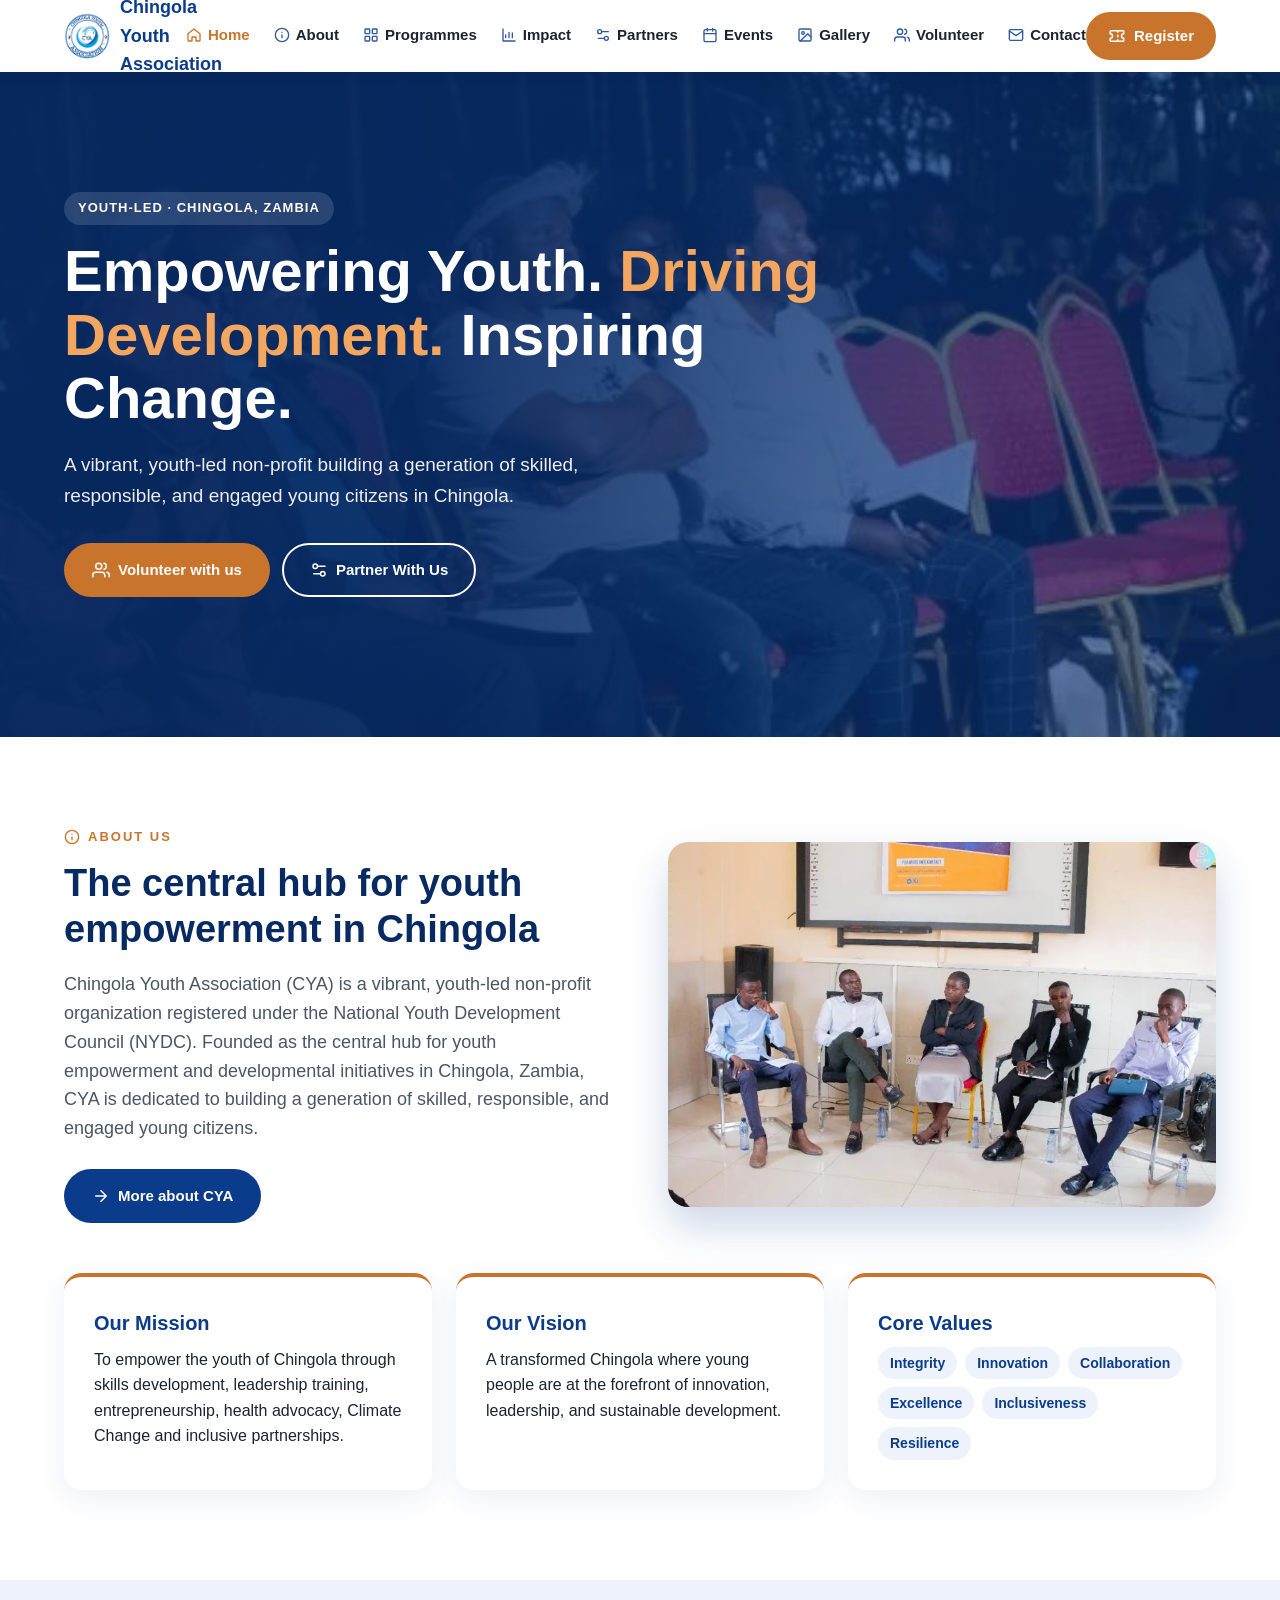
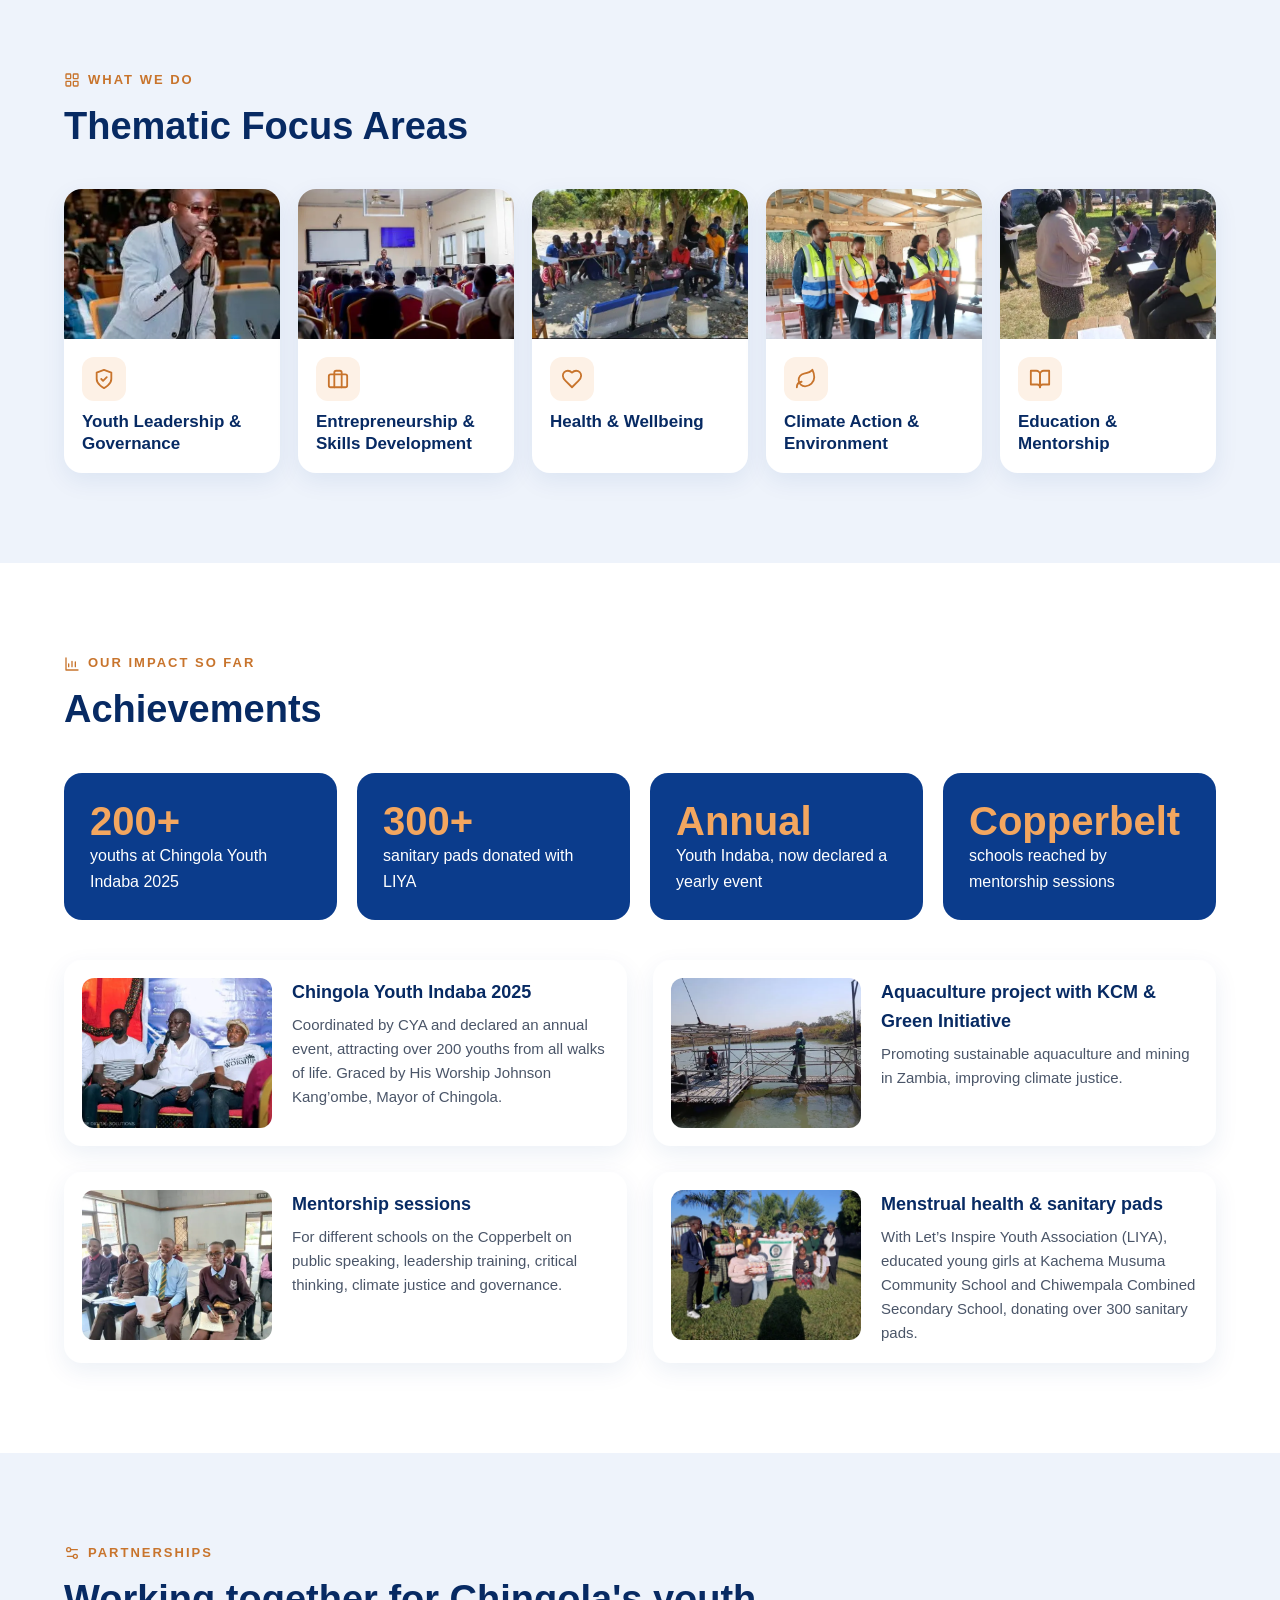
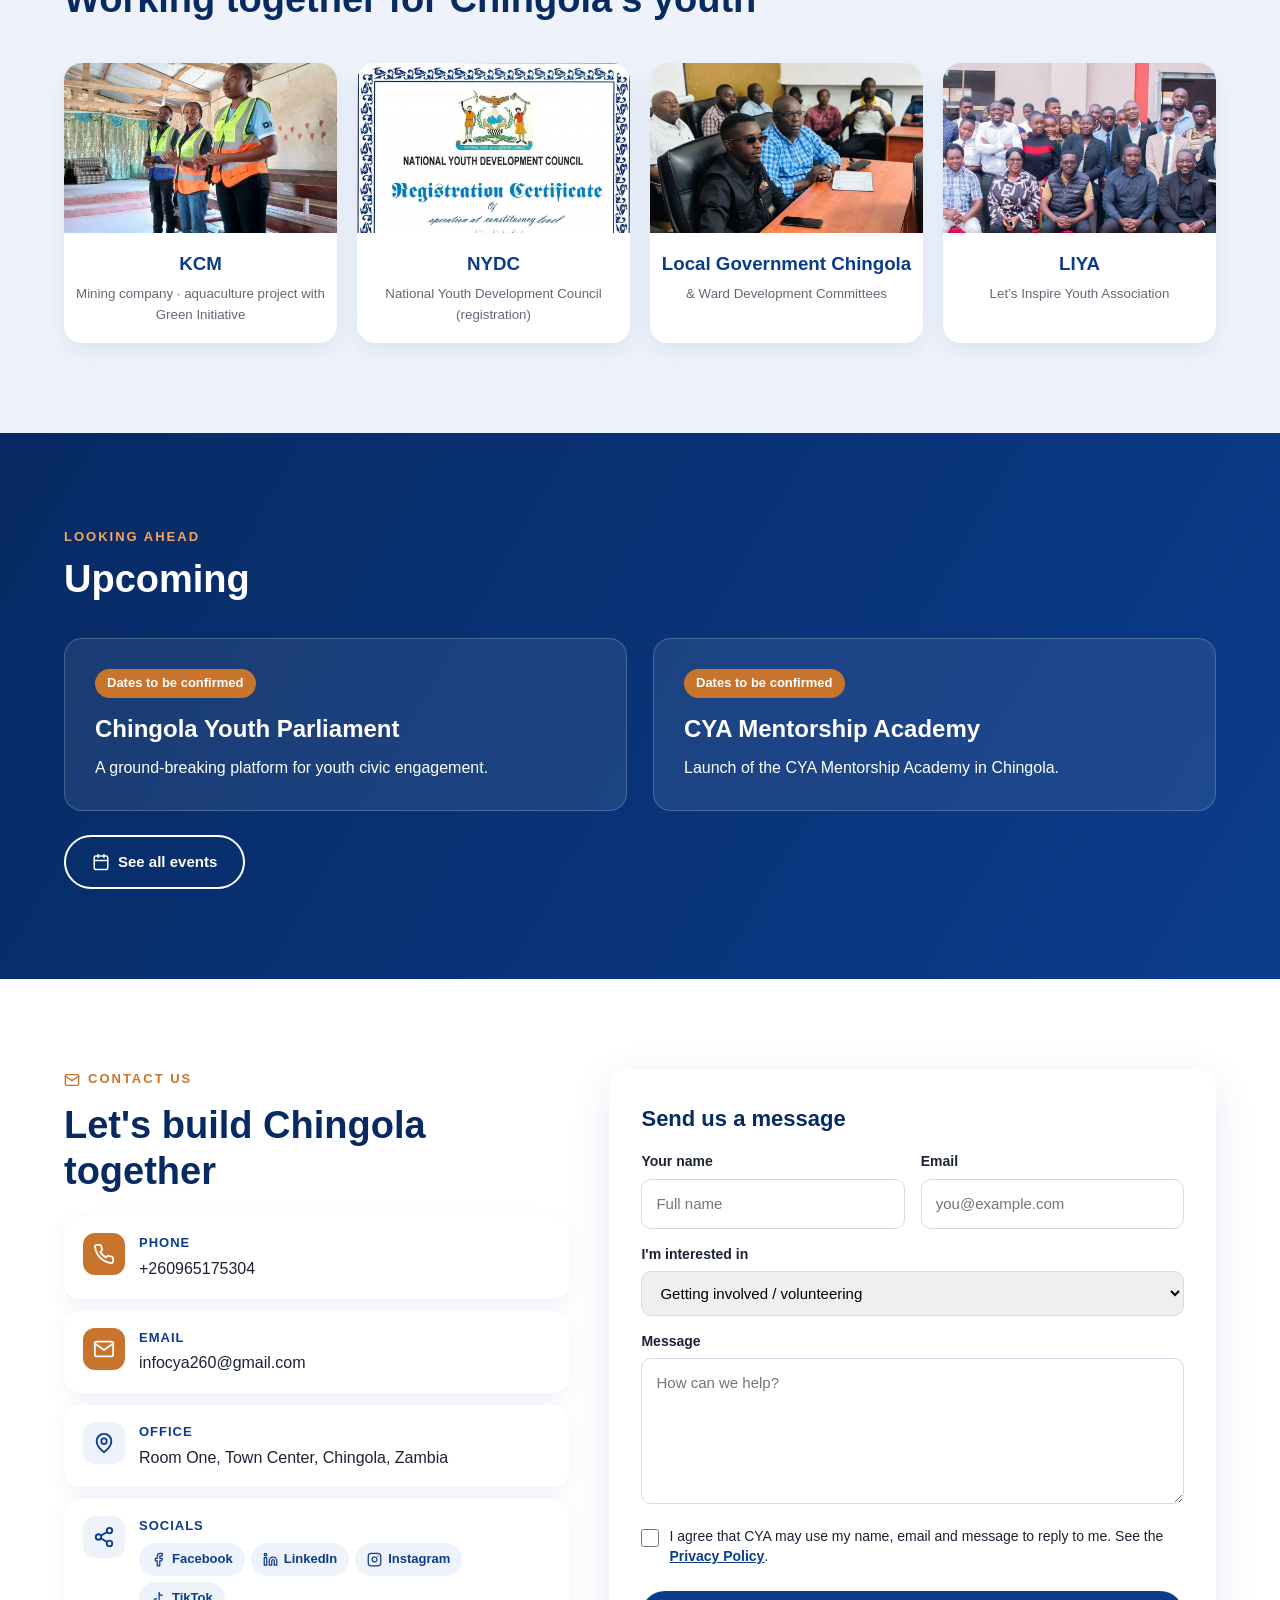
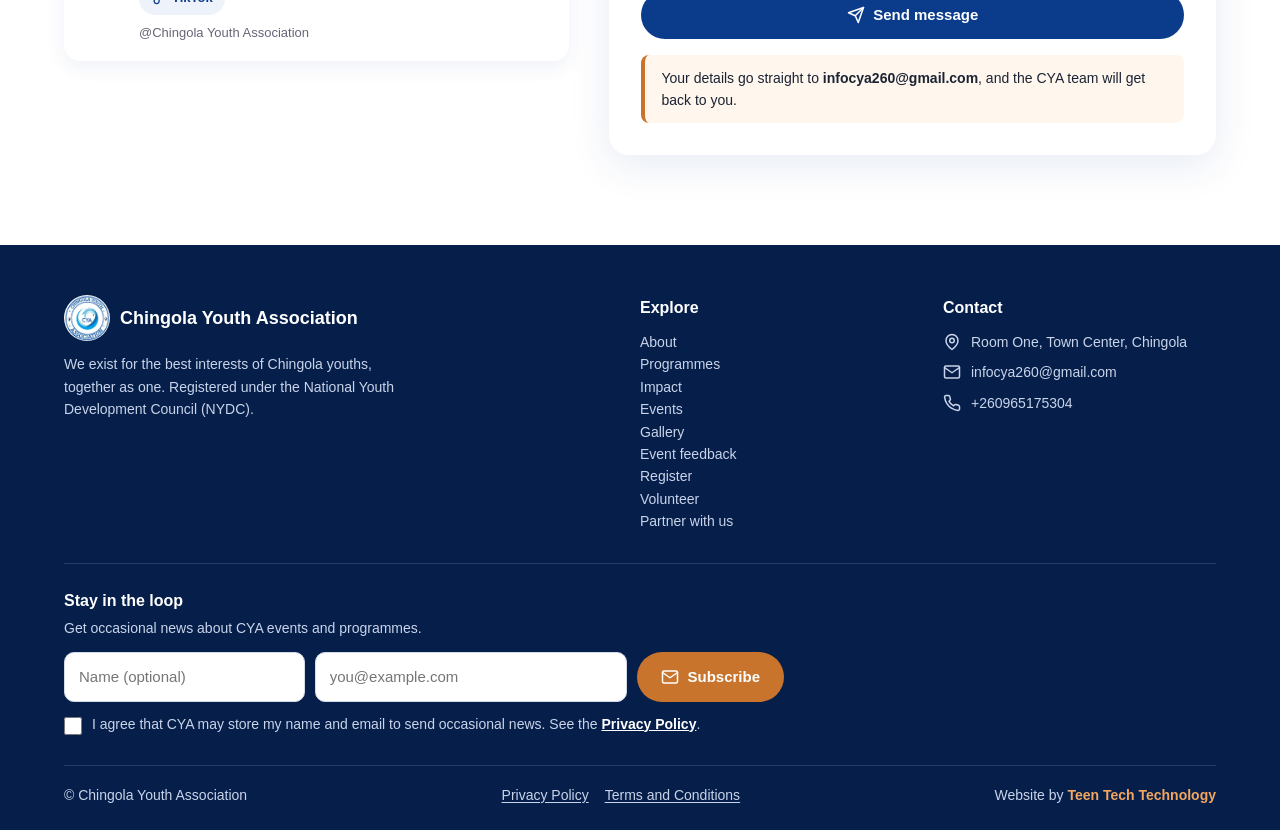
<file: index.html>
<!doctype html>
<html lang="en">
  <head>
    <meta charset="utf-8">
    <meta name="viewport" content="width=device-width,initial-scale=1">
    <title>Chingola Youth Association (CYA)</title>
    <meta name="description" content="Chingola Youth Association (CYA) is a youth-led non-profit in Chingola, Zambia, registered under NYDC. Empowering youth, driving development, inspiring change.">
    <meta name="theme-color" content="#0b3c8c">
    <link rel="icon" href="favicon.ico" sizes="any">
    <link rel="icon" type="image/png" href="img/favicon.png">
    <link rel="apple-touch-icon" href="img/apple-touch-icon.png">
    <meta property="og:type" content="website">
    <meta property="og:title" content="Chingola Youth Association (CYA)">
    <meta property="og:description" content="Chingola Youth Association (CYA) is a youth-led non-profit in Chingola, Zambia, registered under NYDC. Empowering youth, driving development, inspiring change.">
    <meta property="og:url" content="https://teentech-technology.github.io/cya-website/">
    <meta property="og:image" content="https://teentech-technology.github.io/cya-website/img/og.jpg">
    <meta name="twitter:card" content="summary_large_image">
    <link rel="canonical" href="https://teentech-technology.github.io/cya-website/">
    <link rel="stylesheet" href="style.css">
  </head>
  <body>
<svg width="0" height="0" class="sprite" style="position:absolute" aria-hidden="true"><symbol id="i-arrow" viewBox="0 0 24 24"><path d="M5 12h14M12 5l7 7-7 7"/></symbol><symbol id="i-book" viewBox="0 0 24 24"><path d="M2 3h6a4 4 0 0 1 4 4v14a3 3 0 0 0-3-3H2Z"/><path d="M22 3h-6a4 4 0 0 0-4 4v14a3 3 0 0 1 3-3h7Z"/></symbol><symbol id="i-brief" viewBox="0 0 24 24"><rect x="2" y="7" width="20" height="14" rx="2"/><path d="M16 21V5a2 2 0 0 0-2-2h-4a2 2 0 0 0-2 2v16"/></symbol><symbol id="i-cal" viewBox="0 0 24 24"><rect x="3" y="4" width="18" height="18" rx="2"/><path d="M16 2v4M8 2v4M3 10h18"/></symbol><symbol id="i-chart" viewBox="0 0 24 24"><path d="M3 3v18h18M7 16v-4M12 16V8M17 16v-7"/></symbol><symbol id="i-grid" viewBox="0 0 24 24"><rect x="3" y="3" width="7" height="7" rx="1"/><rect x="14" y="3" width="7" height="7" rx="1"/><rect x="3" y="14" width="7" height="7" rx="1"/><rect x="14" y="14" width="7" height="7" rx="1"/></symbol><symbol id="i-hand" viewBox="0 0 24 24"><path d="M20 7h-9M14 17H5"/><circle cx="17" cy="17" r="3"/><circle cx="7" cy="7" r="3"/></symbol><symbol id="i-heart" viewBox="0 0 24 24"><path d="M19 14c1.5-1.5 3-3.2 3-5.5A5.5 5.5 0 0 0 16.5 3c-1.8 0-3 .5-4.5 2-1.5-1.5-2.7-2-4.5-2A5.5 5.5 0 0 0 2 8.5c0 2.3 1.5 4 3 5.5l7 7Z"/></symbol><symbol id="i-home" viewBox="0 0 24 24"><path d="m3 10 9-7 9 7v10a1 1 0 0 1-1 1h-5v-6H9v6H4a1 1 0 0 1-1-1Z"/></symbol><symbol id="i-img" viewBox="0 0 24 24"><rect x="3" y="3" width="18" height="18" rx="2"/><circle cx="9" cy="9" r="2"/><path d="m21 15-5-5L5 21"/></symbol><symbol id="i-info" viewBox="0 0 24 24"><circle cx="12" cy="12" r="10"/><path d="M12 16v-4M12 8h.01"/></symbol><symbol id="i-leaf" viewBox="0 0 24 24"><path d="M11 20A7 7 0 0 1 9.8 6.1C15.5 5 17 4.5 19 2c1 2 2 4.2 2 8 0 5.5-4.8 10-10 10Z"/><path d="M2 21c0-3 1.9-5.4 5.2-6"/></symbol><symbol id="i-mail" viewBox="0 0 24 24"><rect x="2" y="4" width="20" height="16" rx="2"/><path d="m22 6-10 7L2 6"/></symbol><symbol id="i-menu" viewBox="0 0 24 24"><path d="M4 6h16M4 12h16M4 18h16"/></symbol><symbol id="i-send" viewBox="0 0 24 24"><path d="m22 2-7 20-4-9-9-4Z"/><path d="M22 2 11 13"/></symbol><symbol id="i-shield" viewBox="0 0 24 24"><path d="M12 22s8-4 8-10V5l-8-3-8 3v7c0 6 8 10 8 10Z"/><path d="m9 12 2 2 4-4"/></symbol><symbol id="i-ticket" viewBox="0 0 24 24"><path d="M3 9V6a1 1 0 0 1 1-1h16a1 1 0 0 1 1 1v3a3 3 0 0 0 0 6v3a1 1 0 0 1-1 1H4a1 1 0 0 1-1-1v-3a3 3 0 0 0 0-6Z"/><path d="M13 5v2M13 11v2M13 17v2"/></symbol><symbol id="i-users" viewBox="0 0 24 24"><path d="M17 21v-2a4 4 0 0 0-4-4H5a4 4 0 0 0-4 4v2"/><circle cx="9" cy="7" r="4"/><path d="M23 21v-2a4 4 0 0 0-3-3.9M16 3.1a4 4 0 0 1 0 7.8"/></symbol></svg>

    <!-- Navigation (top menu bar) -->
    <nav>
      <div class="w">
        <a class="brand" href="index.html"><img src="img/logo.webp" alt="CYA logo">Chingola Youth Association</a>
        <ul>
          <li><a href="index.html" class="on"><svg class="ic" aria-hidden="true" focusable="false"><use href="#i-home"/></svg><span>Home</span></a></li>
          <li><a href="about.html" class=""><svg class="ic" aria-hidden="true" focusable="false"><use href="#i-info"/></svg><span>About</span></a></li>
          <li><a href="programmes.html" class=""><svg class="ic" aria-hidden="true" focusable="false"><use href="#i-grid"/></svg><span>Programmes</span></a></li>
          <li><a href="impact.html" class=""><svg class="ic" aria-hidden="true" focusable="false"><use href="#i-chart"/></svg><span>Impact</span></a></li>
          <li><a href="partners.html" class=""><svg class="ic" aria-hidden="true" focusable="false"><use href="#i-hand"/></svg><span>Partners</span></a></li>
          <li><a href="events.html" class=""><svg class="ic" aria-hidden="true" focusable="false"><use href="#i-cal"/></svg><span>Events</span></a></li>
          <li><a href="gallery.html" class=""><svg class="ic" aria-hidden="true" focusable="false"><use href="#i-img"/></svg><span>Gallery</span></a></li>
          <li><a href="volunteer.html" class=""><svg class="ic" aria-hidden="true" focusable="false"><use href="#i-users"/></svg><span>Volunteer</span></a></li>
          <li><a href="contact.html" class=""><svg class="ic" aria-hidden="true" focusable="false"><use href="#i-mail"/></svg><span>Contact</span></a></li>
        </ul>
        <a class="btn bc" href="register.html" style="padding:10px 20px"><svg class="ic" aria-hidden="true" focusable="false"><use href="#i-ticket"/></svg><span>Register</span></a>
        <button class="menu" aria-label="Menu" aria-expanded="false"><svg class="ic" aria-hidden="true" focusable="false"><use href="#i-menu"/></svg></button>
      </div>
    </nav>

    <!-- Hero (big banner at the top) -->
    <header class="hero">
      <div class="w">
        <span class="tag">Youth-led · Chingola, Zambia</span>
        <h1>Empowering Youth. <span>Driving Development.</span> Inspiring Change.</h1>
        <p>A vibrant, youth-led non-profit building a generation of skilled, responsible, and engaged young citizens in Chingola.</p>
        <a class="btn bc" href="volunteer.html"><svg class="ic" aria-hidden="true" focusable="false"><use href="#i-users"/></svg><span>Volunteer with us</span></a><a class="btn bo" href="partner.html"><svg class="ic" aria-hidden="true" focusable="false"><use href="#i-hand"/></svg><span>Partner With Us</span></a>
      </div>
    </header>

    <!-- About us, mission, vision and values -->
    <section>
      <div class="w two">
        <div>
          <span class="k"><svg class="ic kic" aria-hidden="true" focusable="false"><use href="#i-info"/></svg>About Us</span>
          <h2>The central hub for youth empowerment in Chingola</h2>
          <p class="lead">Chingola Youth Association (CYA) is a vibrant, youth-led non-profit organization registered under the National Youth Development Council (NYDC). Founded as the central hub for youth empowerment and developmental initiatives in Chingola, Zambia, CYA is dedicated to building a generation of skilled, responsible, and engaged young citizens.</p>
          <br>
          <a class="btn bb" href="about.html"><svg class="ic" aria-hidden="true" focusable="false"><use href="#i-arrow"/></svg><span>More about CYA</span></a>
        </div>
        <img src="img/about.webp" alt="Youth leaders in discussion">
      </div>
      <div class="w mvv">
        <div class="card">
          <h3>Our Mission</h3>
          <p>To empower the youth of Chingola through skills development, leadership training, entrepreneurship, health advocacy, Climate Change and inclusive partnerships.</p>
        </div>
        <div class="card">
          <h3>Our Vision</h3>
          <p>A transformed Chingola where young people are at the forefront of innovation, leadership, and sustainable development.</p>
        </div>
        <div class="card">
          <h3>Core Values</h3>
          <div class="vals">
            <span>Integrity</span>
            <span>Innovation</span>
            <span>Collaboration</span>
            <span>Excellence</span>
            <span>Inclusiveness</span>
            <span>Resilience</span>
          </div>
        </div>
      </div>
    </section>

    <!-- Thematic focus areas -->
    <section class="alt">
      <div class="w">
        <span class="k"><svg class="ic kic" aria-hidden="true" focusable="false"><use href="#i-grid"/></svg>What We Do</span>
        <h2>Thematic Focus Areas</h2>
        <div class="focus">
          <div class="f">
            <img src="img/climate.webp" alt="Youth leadership and governance activity">
            <div>
              <span class="fic"><svg class="ic" aria-hidden="true" focusable="false"><use href="#i-shield"/></svg></span>
              <h3>Youth Leadership &amp; Governance</h3>
            </div>
          </div>
          <div class="f">
            <img src="img/entrepreneurship.webp" alt="Entrepreneurship and skills development">
            <div>
              <span class="fic"><svg class="ic" aria-hidden="true" focusable="false"><use href="#i-brief"/></svg></span>
              <h3>Entrepreneurship &amp; Skills Development</h3>
            </div>
          </div>
          <div class="f">
            <img src="img/health.webp" alt="Health and wellbeing activity">
            <div>
              <span class="fic"><svg class="ic" aria-hidden="true" focusable="false"><use href="#i-heart"/></svg></span>
              <h3>Health &amp; Wellbeing</h3>
            </div>
          </div>
          <div class="f">
            <img src="img/climate-action.webp" style="object-position:center 35%" alt="Climate action team">
            <div>
              <span class="fic"><svg class="ic" aria-hidden="true" focusable="false"><use href="#i-leaf"/></svg></span>
              <h3>Climate Action &amp; Environment</h3>
            </div>
          </div>
          <div class="f">
            <img src="img/mentorship.webp" alt="Education and mentorship activity">
            <div>
              <span class="fic"><svg class="ic" aria-hidden="true" focusable="false"><use href="#i-book"/></svg></span>
              <h3>Education &amp; Mentorship</h3>
            </div>
          </div>
        </div>
      </div>
    </section>

    <!-- Achievements / impact -->
    <section>
      <div class="w">
        <span class="k"><svg class="ic kic" aria-hidden="true" focusable="false"><use href="#i-chart"/></svg>Our Impact So Far</span>
        <h2>Achievements</h2>
        <div class="stats">
          <div class="st"><strong>200+</strong>youths at Chingola Youth Indaba 2025</div>
          <div class="st"><strong>300+</strong>sanitary pads donated with LIYA</div>
          <div class="st"><strong>Annual</strong>Youth Indaba, now declared a yearly event</div>
          <div class="st"><strong>Copperbelt</strong>schools reached by mentorship sessions</div>
        </div>
        <div class="imp">
          <div class="im">
            <img src="img/indaba.webp" alt="Young people at the Chingola Youth Indaba">
            <div>
              <h3>Chingola Youth Indaba 2025</h3>
              <p>Coordinated by CYA and declared an annual event, attracting over 200 youths from all walks of life. Graced by His Worship Johnson Kang’ombe, Mayor of Chingola.</p>
            </div>
          </div>
          <div class="im">
            <img src="img/aquaculture.webp" alt="CYA aquaculture project">
            <div>
              <h3>Aquaculture project with KCM &amp; Green Initiative</h3>
              <p>Promoting sustainable aquaculture and mining in Zambia, improving climate justice.</p>
            </div>
          </div>
          <div class="im">
            <img src="img/mentorship-session.webp" alt="A CYA mentorship session">
            <div>
              <h3>Mentorship sessions</h3>
              <p>For different schools on the Copperbelt on public speaking, leadership training, critical thinking, climate justice and governance.</p>
            </div>
          </div>
          <div class="im">
            <img src="img/pads.webp" alt="CYA menstrual health and sanitary pads outreach">
            <div>
              <h3>Menstrual health &amp; sanitary pads</h3>
              <p>With Let’s Inspire Youth Association (LIYA), educated young girls at Kachema Musuma Community School and Chiwempala Combined Secondary School, donating over 300 sanitary pads.</p>
            </div>
          </div>
        </div>
      </div>
    </section>

    <!-- Partners -->
    <section class="alt">
      <div class="w">
        <span class="k"><svg class="ic kic" aria-hidden="true" focusable="false"><use href="#i-hand"/></svg>Partnerships</span>
        <h2>Working together for Chingola's youth</h2>
        <div class="parts">
          <div class="p">
            <img src="img/kcm-partner.webp" alt="KCM partnership">
            <h3>KCM</h3>
            <small>Mining company · aquaculture project with Green Initiative</small>
          </div>
          <div class="p">
            <img src="img/nydc.webp" style="object-position:top" alt="National Youth Development Council (NYDC)">
            <h3>NYDC</h3>
            <small>National Youth Development Council (registration)</small>
          </div>
          <div class="p">
            <img src="img/local-gov-partner.webp" alt="Local Government Chingola meeting">
            <h3>Local Government Chingola</h3>
            <small>&amp; Ward Development Committees</small>
          </div>
          <div class="p">
            <img src="img/liya.webp" style="object-position:center 30%" alt="CYA and LIYA group photo">
            <h3>LIYA</h3>
            <small>Let’s Inspire Youth Association</small>
          </div>
        </div>
      </div>
    </section>

    <!-- Upcoming events -->
    <section class="up">
      <div class="w">
        <span class="k" style="color:#f3a65f">Looking Ahead</span>
        <h2>Upcoming</h2>
        <div class="ups" id="ev-up" data-limit="4">
          <div class="u">
            <span class="d">Dates to be confirmed</span>
            <h3>Chingola Youth Parliament</h3>
            <p>A ground-breaking platform for youth civic engagement.</p>
          </div>
          <div class="u">
            <span class="d">Dates to be confirmed</span>
            <h3>CYA Mentorship Academy</h3>
            <p>Launch of the CYA Mentorship Academy in Chingola.</p>
          </div>
        </div>
        <p style="margin-top:24px"><a class="btn bo" href="events.html"><svg class="ic" aria-hidden="true" focusable="false"><use href="#i-cal"/></svg><span>See all events</span></a></p>
      </div>
    </section>

    <!-- Contact details and form -->
    <section>
      <div class="w ct">
        <div class="ci">
          <span class="k"><svg class="ic kic" aria-hidden="true" focusable="false"><use href="#i-mail"/></svg>Contact Us</span>
          <h2>Let's build Chingola together</h2>
          <ul class="cards-ct">
            <li><a class="cc" href="tel:+260965175304"><svg class="cic" viewBox="0 0 24 24" aria-hidden="true" focusable="false"><path d="M22 16.9v3a2 2 0 0 1-2.2 2 19.8 19.8 0 0 1-8.6-3.1 19.5 19.5 0 0 1-6-6A19.8 19.8 0 0 1 2.1 4.2 2 2 0 0 1 4.1 2h3a2 2 0 0 1 2 1.7c.1.9.4 1.8.7 2.7a2 2 0 0 1-.5 2.1L8 9.8a16 16 0 0 0 6 6l1.3-1.3a2 2 0 0 1 2.1-.4c.9.3 1.8.6 2.7.7a2 2 0 0 1 1.7 2Z"/></svg><span><b>Phone</b>+260965175304</span></a></li>
            <li><a class="cc" href="mailto:infocya260@gmail.com"><svg class="cic" viewBox="0 0 24 24" aria-hidden="true" focusable="false"><rect x="2" y="4" width="20" height="16" rx="2"/><path d="m22 6-10 7L2 6"/></svg><span><b>Email</b>infocya260@gmail.com</span></a></li>
            <li><div class="cc"><svg class="cic" viewBox="0 0 24 24" aria-hidden="true" focusable="false"><path d="M20 10c0 6-8 12-8 12s-8-6-8-12a8 8 0 0 1 16 0Z"/><circle cx="12" cy="10" r="3"/></svg><span><b>Office</b>Room One, Town Center, Chingola, Zambia</span></div></li>
            <li><div class="cc"><svg class="cic" viewBox="0 0 24 24" aria-hidden="true" focusable="false"><circle cx="18" cy="5" r="3"/><circle cx="6" cy="12" r="3"/><circle cx="18" cy="19" r="3"/><path d="m8.6 13.5 6.8 4M15.4 6.5l-6.8 4"/></svg><span><b>Socials</b>
              <span class="soc"><a href="https://www.facebook.com/ChingolaYouthAssociation" target="_blank" rel="noopener" aria-label="CYA on Facebook"><svg class="sic" viewBox="0 0 24 24" aria-hidden="true" focusable="false"><path d="M18 2h-3a5 5 0 0 0-5 5v3H7v4h3v8h4v-8h3l1-4h-4V7a1 1 0 0 1 1-1h3z"/></svg>Facebook</a><span><svg class="sic" viewBox="0 0 24 24" aria-hidden="true" focusable="false"><path d="M16 8a6 6 0 0 1 6 6v7h-4v-7a2 2 0 0 0-4 0v7h-4v-7a6 6 0 0 1 6-6zM2 9h4v12H2z"/><circle cx="4" cy="4" r="2"/></svg>LinkedIn</span><span><svg class="sic" viewBox="0 0 24 24" aria-hidden="true" focusable="false"><rect x="2" y="2" width="20" height="20" rx="5"/><path d="M16 11.4A4 4 0 1 1 12.6 8a4 4 0 0 1 3.4 3.4zM17.5 6.5h.01"/></svg>Instagram</span><span><svg class="sic" viewBox="0 0 24 24" aria-hidden="true" focusable="false"><path d="M9 12a4 4 0 1 0 4 4V2a5 5 0 0 0 5 5"/></svg>TikTok</span></span>
              <small>@Chingola Youth Association</small></span></div></li>
          </ul>
        </div>
        <!-- Form (sent by site.js) -->
        <form class="cf" data-mail="Website enquiry">
          <div class="hp" aria-hidden="true"><label for="hp-<form class="cf" data-mail="Website enquiry">x">Leave this empty</label><input name="_honey" tabindex="-1" autocomplete="off"></div>
          <h3 style="color:var(--bd);font-size:22px">Send us a message</h3>
          <div class="row">
            <div>
              <label for="n">Your name</label>
              <input id="n" name="Name" required maxlength="120" placeholder="Full name" autocomplete="name">
            </div>
            <div>
              <label for="e">Email</label>
              <input id="e" name="Email" type="email" required maxlength="200" placeholder="you@example.com" autocomplete="email">
            </div>
          </div>
          <label for="i">I'm interested in</label>
          <select id="i" name="Interest">
            <option>Getting involved / volunteering</option>
            <option>Partnering with CYA</option>
            <option>Events</option>
            <option>Other</option>
          </select>
          <label for="m">Message</label>
          <textarea id="m" name="Message" rows="5" required maxlength="3000" placeholder="How can we help?"></textarea>
          <label class="cb"><input type="checkbox" name="Privacy consent" value="Yes" required><span>I agree that CYA may use my name, email and message to reply to me. See the <a href="privacy.html" target="_blank" rel="noopener">Privacy Policy<span class="sr"> (opens in a new tab)</span></a>.</span></label>
          <button class="btn bb" type="submit" style="width:100%;margin-top:18px"><svg class="ic" aria-hidden="true" focusable="false"><use href="#i-send"/></svg><span>Send message</span></button>
          <p class="note">Your details go straight to <b>infocya260@gmail.com</b>, and the CYA team will get back to you.</p>
        </form>
      </div>
    </section>

    <!-- Footer -->
    <footer>
      <div class="w">
        <div class="fg">
          <div>
            <a class="brand" href="index.html" style="color:#fff"><img src="img/logo.webp" alt="">Chingola Youth Association</a>
            <p style="margin-top:12px;font-size:14px;max-width:360px">We exist for the best interests of Chingola youths, together as one. Registered under the National Youth Development Council (NYDC).</p>
          </div>
          <div>
            <h4>Explore</h4>
            <a href="about.html">About</a>
            <a href="programmes.html">Programmes</a>
            <a href="impact.html">Impact</a>
            <a href="events.html">Events</a>
            <a href="gallery.html">Gallery</a>
            <a href="feedback.html">Event feedback</a>
            <a href="register.html">Register</a>
            <a href="volunteer.html">Volunteer</a>
            <a href="partner.html">Partner with us</a>
          </div>
          <div>
            <h4>Contact</h4>
            <span class="fc"><svg class="fi" viewBox="0 0 24 24" aria-hidden="true" focusable="false"><path d="M20 10c0 6-8 12-8 12s-8-6-8-12a8 8 0 0 1 16 0Z"/><circle cx="12" cy="10" r="3"/></svg><span>Room One, Town Center, Chingola</span></span>
            <a class="fc" href="mailto:infocya260@gmail.com"><svg class="fi" viewBox="0 0 24 24" aria-hidden="true" focusable="false"><rect x="2" y="4" width="20" height="16" rx="2"/><path d="m22 6-10 7L2 6"/></svg><span>infocya260@gmail.com</span></a>
            <a class="fc" href="tel:+260965175304"><svg class="fi" viewBox="0 0 24 24" aria-hidden="true" focusable="false"><path d="M22 16.9v3a2 2 0 0 1-2.2 2 19.8 19.8 0 0 1-8.6-3.1 19.5 19.5 0 0 1-6-6A19.8 19.8 0 0 1 2.1 4.2 2 2 0 0 1 4.1 2h3a2 2 0 0 1 2 1.7c.1.9.4 1.8.7 2.7a2 2 0 0 1-.5 2.1L8 9.8a16 16 0 0 0 6 6l1.3-1.3a2 2 0 0 1 2.1-.4c.9.3 1.8.6 2.7.7a2 2 0 0 1 1.7 2Z"/></svg><span>+260965175304</span></a>
          </div>
        </div>
        <form class="nl" data-subscribe novalidate>
          <h4>Stay in the loop</h4>
          <p>Get occasional news about CYA events and programmes.</p>
          <div class="nlr">
            <label class="sr" for="nl-name">Name (optional)</label><input id="nl-name" name="name" maxlength="120" placeholder="Name (optional)" autocomplete="name">
            <label class="sr" for="nl-email">Email</label><input id="nl-email" name="email" type="email" required maxlength="200" placeholder="you@example.com" autocomplete="email">
            <button class="btn bc" type="submit"><svg class="ic" aria-hidden="true" focusable="false"><use href="#i-mail"/></svg><span>Subscribe</span></button>
          </div>
          <label class="cb"><input type="checkbox" name="consent" required><span>I agree that CYA may store my name and email to send occasional news. See the <a href="privacy.html" target="_blank" rel="noopener">Privacy Policy<span class="sr"> (opens in a new tab)</span></a>.</span></label>
          <div class="hp" aria-hidden="true"><label for="nl-w">Leave this empty</label><input id="nl-w" name="website" tabindex="-1" autocomplete="off"></div>
          <p class="fmsg" role="status"></p>
        </form>
        <div class="cr">
          <span>© Chingola Youth Association</span>
          <span class="legal"><a href="privacy.html">Privacy Policy</a><a href="terms.html">Terms and Conditions</a></span>
          <span>Website by <strong>Teen Tech Technology</strong></span>
        </div>
      </div>
    </footer>

    <!-- Scripts: mobile menu, forms and photo viewer -->
    <script src="site.js"></script>
    <script src="db.js"></script>
    <script src="extras.js"></script>
    <script src="vendor/qrcode.js"></script>
    <script src="events.js"></script>
  </body>
</html>
</file>
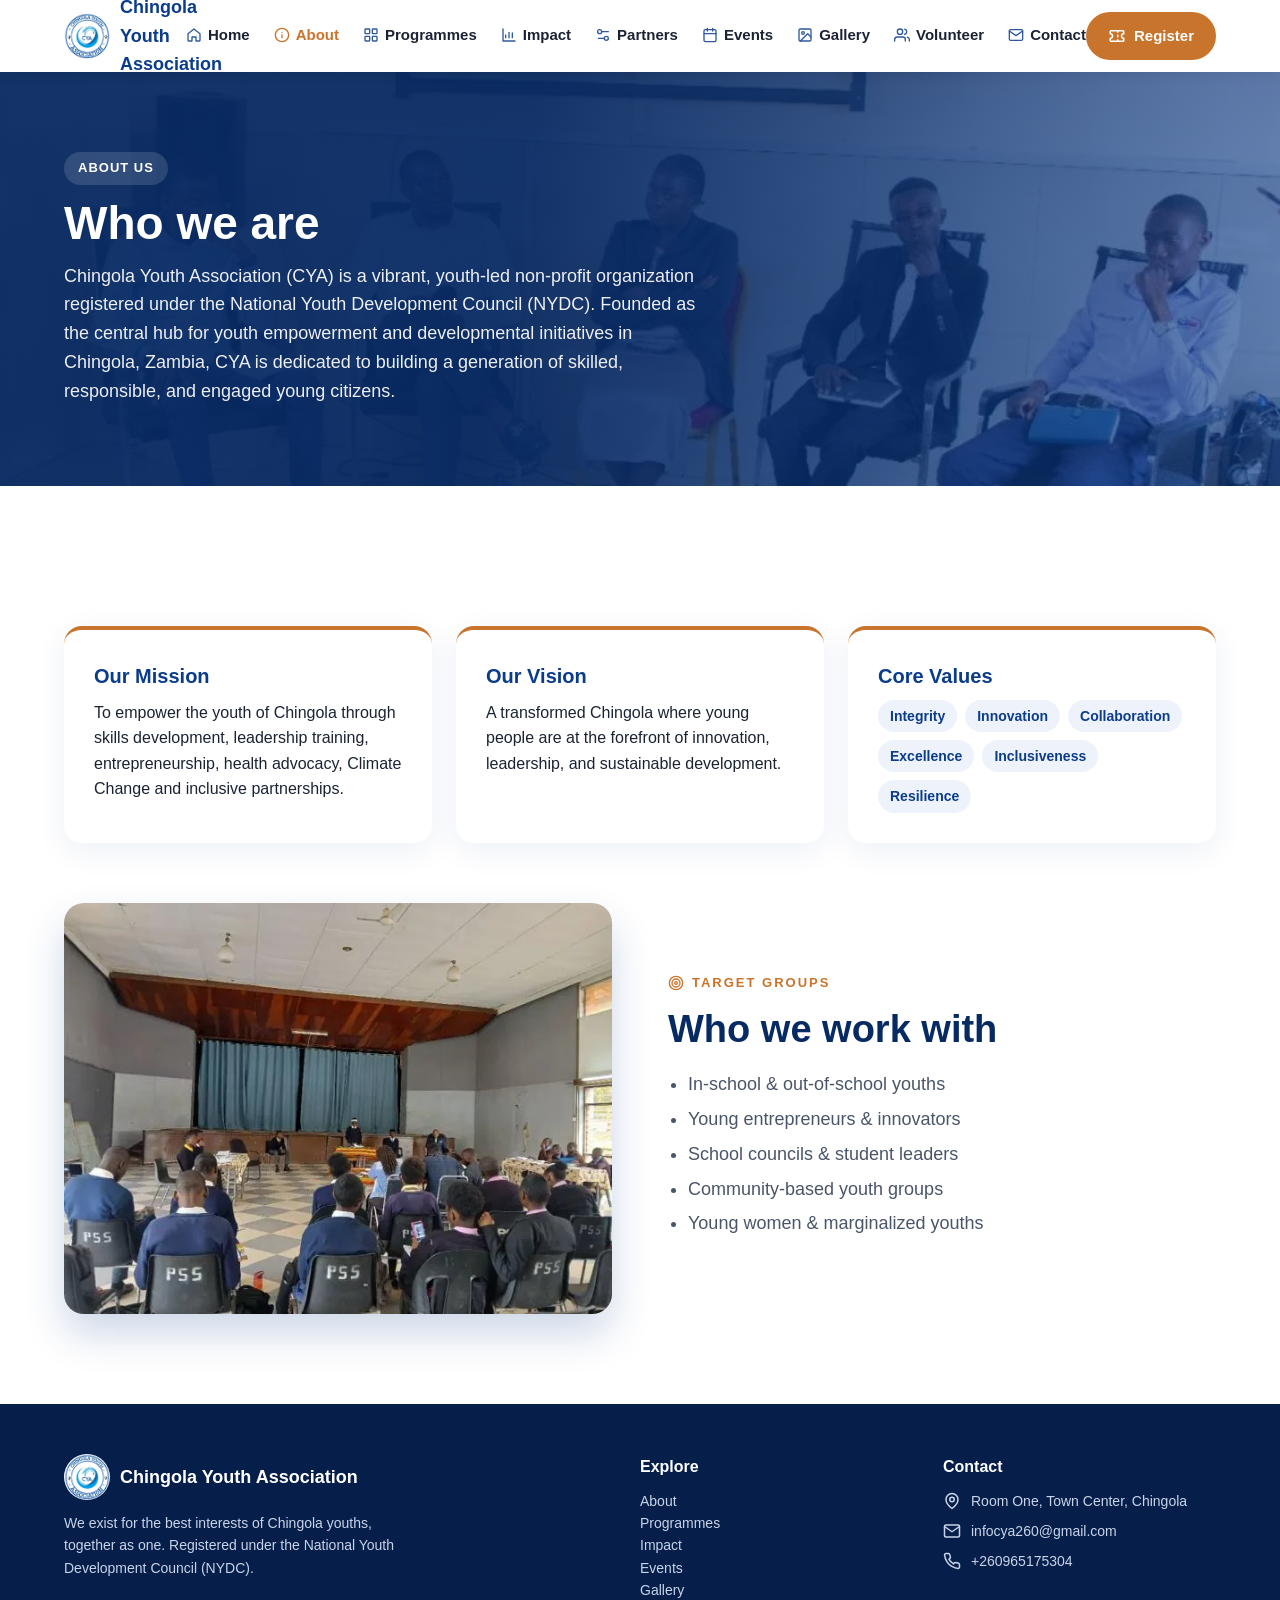
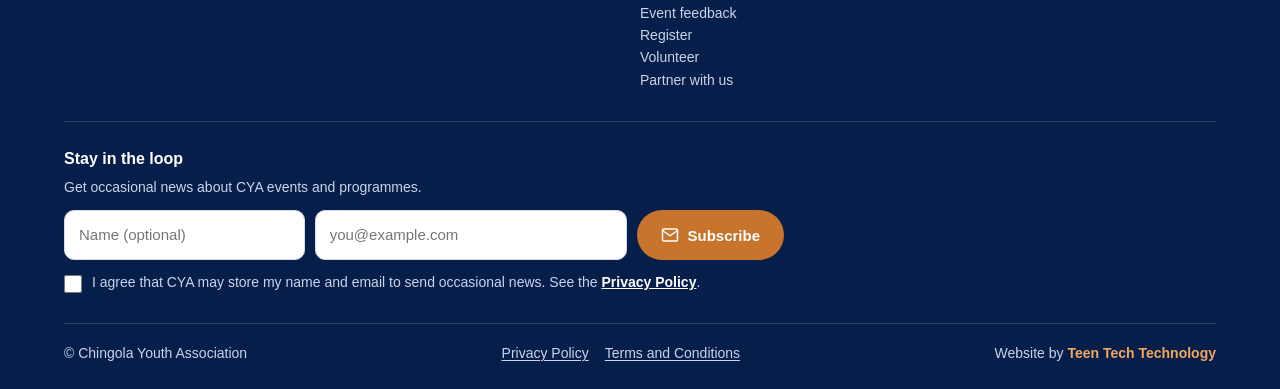
<file: about.html>
<!doctype html>
<html lang="en">
  <head>
    <meta charset="utf-8">
    <meta name="viewport" content="width=device-width,initial-scale=1">
    <title>About | Chingola Youth Association</title>
    <meta name="description" content="Learn who Chingola Youth Association is: a youth-led non-profit registered under NYDC, working for the best interests of young people in Chingola, Zambia.">
    <meta name="theme-color" content="#0b3c8c">
    <link rel="icon" href="favicon.ico" sizes="any">
    <link rel="icon" type="image/png" href="img/favicon.png">
    <link rel="apple-touch-icon" href="img/apple-touch-icon.png">
    <meta property="og:type" content="website">
    <meta property="og:title" content="About | Chingola Youth Association">
    <meta property="og:description" content="Learn who Chingola Youth Association is: a youth-led non-profit registered under NYDC, working for the best interests of young people in Chingola, Zambia.">
    <meta property="og:url" content="https://teentech-technology.github.io/cya-website/about.html">
    <meta property="og:image" content="https://teentech-technology.github.io/cya-website/img/og.jpg">
    <meta name="twitter:card" content="summary_large_image">
    <link rel="canonical" href="https://teentech-technology.github.io/cya-website/about.html">
    <link rel="stylesheet" href="style.css">
  </head>
  <body>
<svg width="0" height="0" class="sprite" style="position:absolute" aria-hidden="true"><symbol id="i-cal" viewBox="0 0 24 24"><rect x="3" y="4" width="18" height="18" rx="2"/><path d="M16 2v4M8 2v4M3 10h18"/></symbol><symbol id="i-chart" viewBox="0 0 24 24"><path d="M3 3v18h18M7 16v-4M12 16V8M17 16v-7"/></symbol><symbol id="i-grid" viewBox="0 0 24 24"><rect x="3" y="3" width="7" height="7" rx="1"/><rect x="14" y="3" width="7" height="7" rx="1"/><rect x="3" y="14" width="7" height="7" rx="1"/><rect x="14" y="14" width="7" height="7" rx="1"/></symbol><symbol id="i-hand" viewBox="0 0 24 24"><path d="M20 7h-9M14 17H5"/><circle cx="17" cy="17" r="3"/><circle cx="7" cy="7" r="3"/></symbol><symbol id="i-home" viewBox="0 0 24 24"><path d="m3 10 9-7 9 7v10a1 1 0 0 1-1 1h-5v-6H9v6H4a1 1 0 0 1-1-1Z"/></symbol><symbol id="i-img" viewBox="0 0 24 24"><rect x="3" y="3" width="18" height="18" rx="2"/><circle cx="9" cy="9" r="2"/><path d="m21 15-5-5L5 21"/></symbol><symbol id="i-info" viewBox="0 0 24 24"><circle cx="12" cy="12" r="10"/><path d="M12 16v-4M12 8h.01"/></symbol><symbol id="i-mail" viewBox="0 0 24 24"><rect x="2" y="4" width="20" height="16" rx="2"/><path d="m22 6-10 7L2 6"/></symbol><symbol id="i-menu" viewBox="0 0 24 24"><path d="M4 6h16M4 12h16M4 18h16"/></symbol><symbol id="i-target" viewBox="0 0 24 24"><circle cx="12" cy="12" r="10"/><circle cx="12" cy="12" r="6"/><circle cx="12" cy="12" r="2"/></symbol><symbol id="i-ticket" viewBox="0 0 24 24"><path d="M3 9V6a1 1 0 0 1 1-1h16a1 1 0 0 1 1 1v3a3 3 0 0 0 0 6v3a1 1 0 0 1-1 1H4a1 1 0 0 1-1-1v-3a3 3 0 0 0 0-6Z"/><path d="M13 5v2M13 11v2M13 17v2"/></symbol><symbol id="i-users" viewBox="0 0 24 24"><path d="M17 21v-2a4 4 0 0 0-4-4H5a4 4 0 0 0-4 4v2"/><circle cx="9" cy="7" r="4"/><path d="M23 21v-2a4 4 0 0 0-3-3.9M16 3.1a4 4 0 0 1 0 7.8"/></symbol></svg>

    <!-- Navigation (top menu bar) -->
    <nav>
      <div class="w">
        <a class="brand" href="index.html"><img src="img/logo.webp" alt="CYA logo">Chingola Youth Association</a>
        <ul>
          <li><a href="index.html" class=""><svg class="ic" aria-hidden="true" focusable="false"><use href="#i-home"/></svg><span>Home</span></a></li>
          <li><a href="about.html" class="on"><svg class="ic" aria-hidden="true" focusable="false"><use href="#i-info"/></svg><span>About</span></a></li>
          <li><a href="programmes.html" class=""><svg class="ic" aria-hidden="true" focusable="false"><use href="#i-grid"/></svg><span>Programmes</span></a></li>
          <li><a href="impact.html" class=""><svg class="ic" aria-hidden="true" focusable="false"><use href="#i-chart"/></svg><span>Impact</span></a></li>
          <li><a href="partners.html" class=""><svg class="ic" aria-hidden="true" focusable="false"><use href="#i-hand"/></svg><span>Partners</span></a></li>
          <li><a href="events.html" class=""><svg class="ic" aria-hidden="true" focusable="false"><use href="#i-cal"/></svg><span>Events</span></a></li>
          <li><a href="gallery.html" class=""><svg class="ic" aria-hidden="true" focusable="false"><use href="#i-img"/></svg><span>Gallery</span></a></li>
          <li><a href="volunteer.html" class=""><svg class="ic" aria-hidden="true" focusable="false"><use href="#i-users"/></svg><span>Volunteer</span></a></li>
          <li><a href="contact.html" class=""><svg class="ic" aria-hidden="true" focusable="false"><use href="#i-mail"/></svg><span>Contact</span></a></li>
        </ul>
        <a class="btn bc" href="register.html" style="padding:10px 20px"><svg class="ic" aria-hidden="true" focusable="false"><use href="#i-ticket"/></svg><span>Register</span></a>
        <button class="menu" aria-label="Menu" aria-expanded="false"><svg class="ic" aria-hidden="true" focusable="false"><use href="#i-menu"/></svg></button>
      </div>
    </nav>

    <!-- Page header (banner with background photo) -->
    <header class="ph" style="--img:url(img/about.webp)">
      <div class="w">
        <span class="tag">About Us</span>
        <h1>Who we are</h1>
        <p>Chingola Youth Association (CYA) is a vibrant, youth-led non-profit organization registered under the National Youth Development Council (NYDC). Founded as the central hub for youth empowerment and developmental initiatives in Chingola, Zambia, CYA is dedicated to building a generation of skilled, responsible, and engaged young citizens.</p>
      </div>
    </header>

    <!-- Mission, vision, values and target groups -->
    <section>
      <div class="w mvv">
        <div class="card">
          <h3>Our Mission</h3>
          <p>To empower the youth of Chingola through skills development, leadership training, entrepreneurship, health advocacy, Climate Change and inclusive partnerships.</p>
        </div>
        <div class="card">
          <h3>Our Vision</h3>
          <p>A transformed Chingola where young people are at the forefront of innovation, leadership, and sustainable development.</p>
        </div>
        <div class="card">
          <h3>Core Values</h3>
          <div class="vals">
            <span>Integrity</span>
            <span>Innovation</span>
            <span>Collaboration</span>
            <span>Excellence</span>
            <span>Inclusiveness</span>
            <span>Resilience</span>
          </div>
        </div>
      </div>
      <div class="w two" style="margin-top:60px">
        <img src="img/training.webp" alt="Debate training session">
        <div>
          <span class="k"><svg class="ic kic" aria-hidden="true" focusable="false"><use href="#i-target"/></svg>Target Groups</span>
          <h2>Who we work with</h2>
          <ul class="list lead">
            <li>In-school &amp; out-of-school youths</li>
            <li>Young entrepreneurs &amp; innovators</li>
            <li>School councils &amp; student leaders</li>
            <li>Community-based youth groups</li>
            <li>Young women &amp; marginalized youths</li>
          </ul>
        </div>
      </div>
    </section>

    <!-- Footer -->
    <footer>
      <div class="w">
        <div class="fg">
          <div>
            <a class="brand" href="index.html" style="color:#fff"><img src="img/logo.webp" alt="">Chingola Youth Association</a>
            <p style="margin-top:12px;font-size:14px;max-width:360px">We exist for the best interests of Chingola youths, together as one. Registered under the National Youth Development Council (NYDC).</p>
          </div>
          <div>
            <h4>Explore</h4>
            <a href="about.html">About</a>
            <a href="programmes.html">Programmes</a>
            <a href="impact.html">Impact</a>
            <a href="events.html">Events</a>
            <a href="gallery.html">Gallery</a>
            <a href="feedback.html">Event feedback</a>
            <a href="register.html">Register</a>
            <a href="volunteer.html">Volunteer</a>
            <a href="partner.html">Partner with us</a>
          </div>
          <div>
            <h4>Contact</h4>
            <span class="fc"><svg class="fi" viewBox="0 0 24 24" aria-hidden="true" focusable="false"><path d="M20 10c0 6-8 12-8 12s-8-6-8-12a8 8 0 0 1 16 0Z"/><circle cx="12" cy="10" r="3"/></svg><span>Room One, Town Center, Chingola</span></span>
            <a class="fc" href="mailto:infocya260@gmail.com"><svg class="fi" viewBox="0 0 24 24" aria-hidden="true" focusable="false"><rect x="2" y="4" width="20" height="16" rx="2"/><path d="m22 6-10 7L2 6"/></svg><span>infocya260@gmail.com</span></a>
            <a class="fc" href="tel:+260965175304"><svg class="fi" viewBox="0 0 24 24" aria-hidden="true" focusable="false"><path d="M22 16.9v3a2 2 0 0 1-2.2 2 19.8 19.8 0 0 1-8.6-3.1 19.5 19.5 0 0 1-6-6A19.8 19.8 0 0 1 2.1 4.2 2 2 0 0 1 4.1 2h3a2 2 0 0 1 2 1.7c.1.9.4 1.8.7 2.7a2 2 0 0 1-.5 2.1L8 9.8a16 16 0 0 0 6 6l1.3-1.3a2 2 0 0 1 2.1-.4c.9.3 1.8.6 2.7.7a2 2 0 0 1 1.7 2Z"/></svg><span>+260965175304</span></a>
          </div>
        </div>
        <form class="nl" data-subscribe novalidate>
          <h4>Stay in the loop</h4>
          <p>Get occasional news about CYA events and programmes.</p>
          <div class="nlr">
            <label class="sr" for="nl-name">Name (optional)</label><input id="nl-name" name="name" maxlength="120" placeholder="Name (optional)" autocomplete="name">
            <label class="sr" for="nl-email">Email</label><input id="nl-email" name="email" type="email" required maxlength="200" placeholder="you@example.com" autocomplete="email">
            <button class="btn bc" type="submit"><svg class="ic" aria-hidden="true" focusable="false"><use href="#i-mail"/></svg><span>Subscribe</span></button>
          </div>
          <label class="cb"><input type="checkbox" name="consent" required><span>I agree that CYA may store my name and email to send occasional news. See the <a href="privacy.html" target="_blank" rel="noopener">Privacy Policy<span class="sr"> (opens in a new tab)</span></a>.</span></label>
          <div class="hp" aria-hidden="true"><label for="nl-w">Leave this empty</label><input id="nl-w" name="website" tabindex="-1" autocomplete="off"></div>
          <p class="fmsg" role="status"></p>
        </form>
        <div class="cr">
          <span>© Chingola Youth Association</span>
          <span class="legal"><a href="privacy.html">Privacy Policy</a><a href="terms.html">Terms and Conditions</a></span>
          <span>Website by <strong>Teen Tech Technology</strong></span>
        </div>
      </div>
    </footer>

    <!-- Scripts: mobile menu, forms and photo viewer -->
    <script src="site.js"></script>
    <script src="db.js"></script>
    <script src="extras.js"></script>
  </body>
</html>
</file>
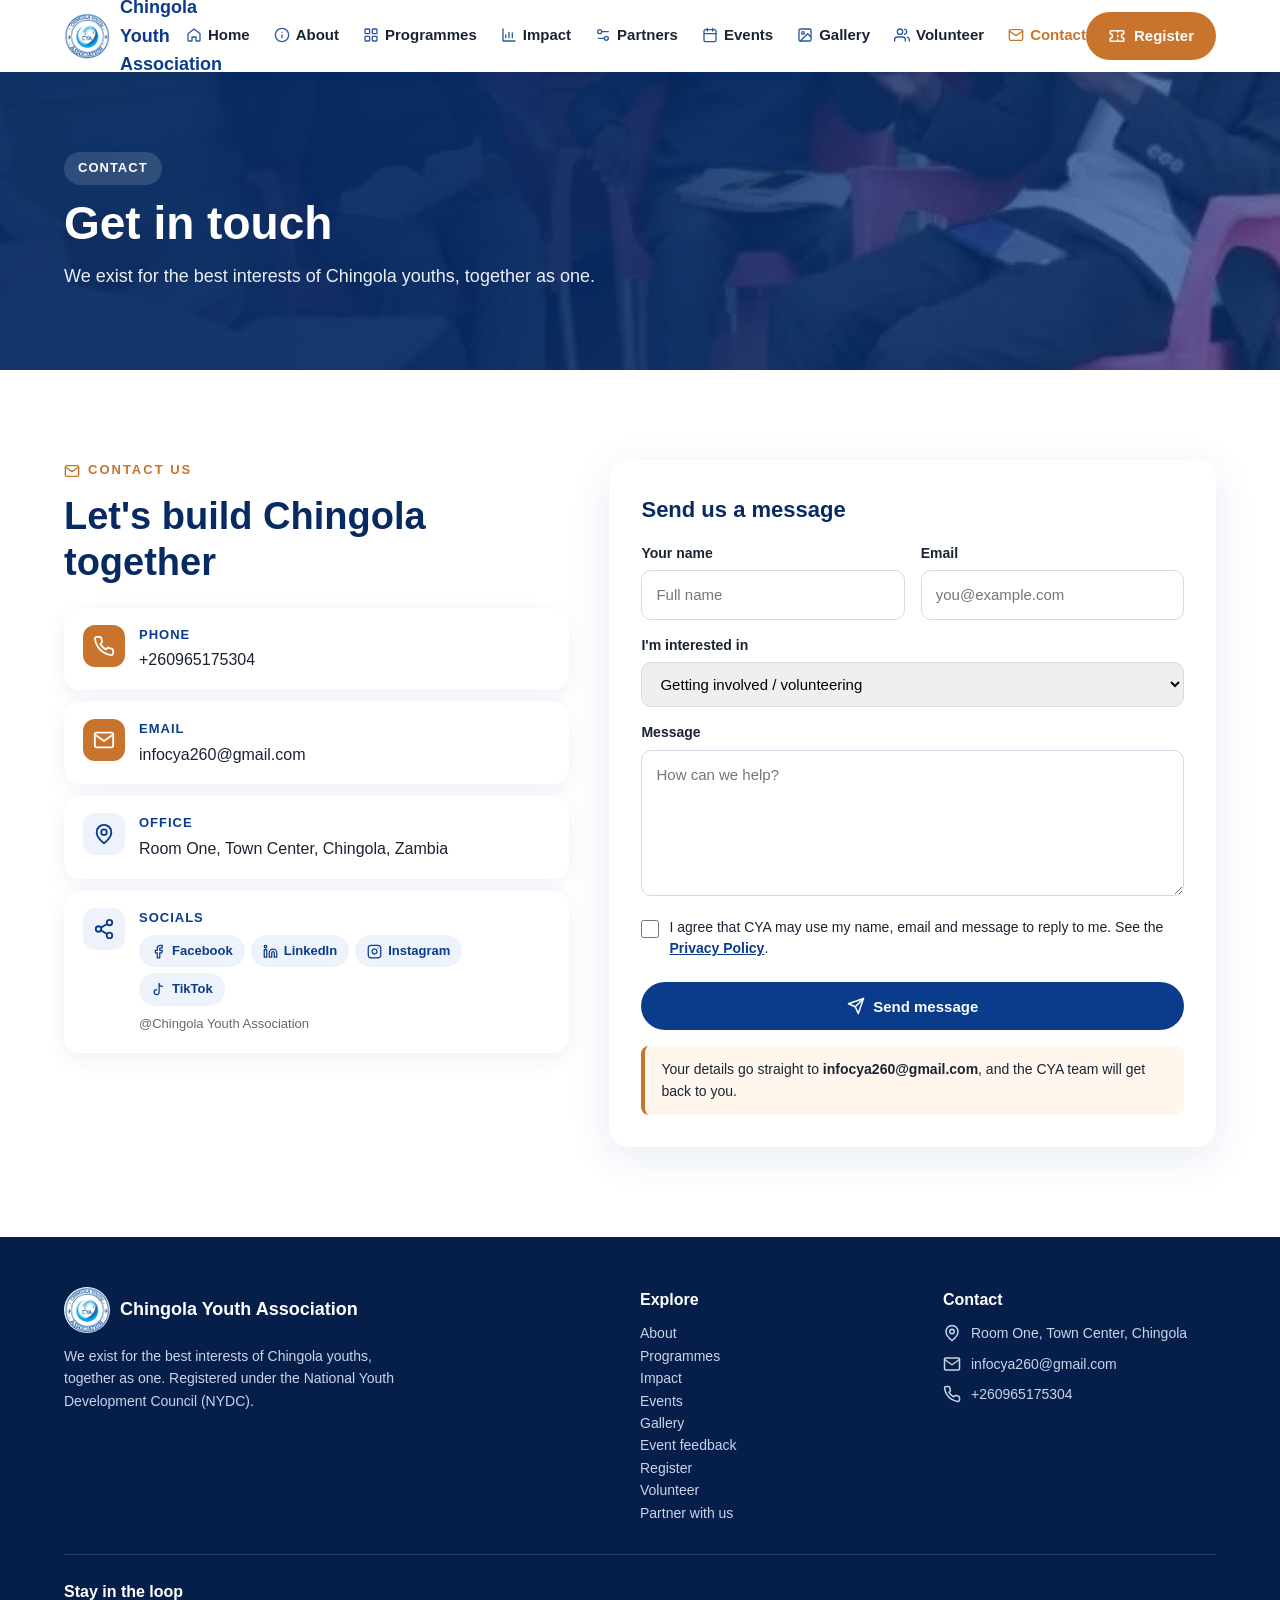
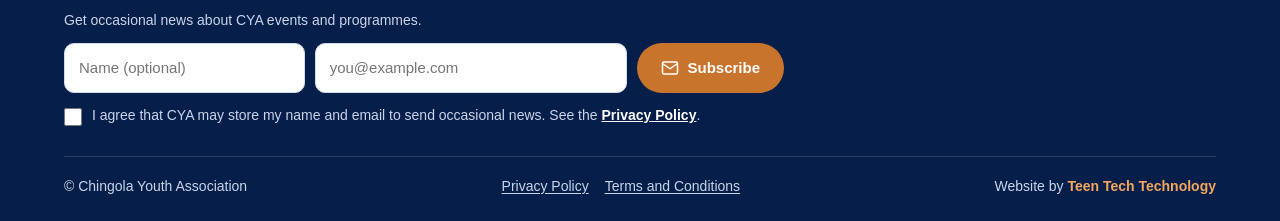
<file: contact.html>
<!doctype html>
<html lang="en">
  <head>
    <meta charset="utf-8">
    <meta name="viewport" content="width=device-width,initial-scale=1">
    <title>Contact | Chingola Youth Association</title>
    <meta name="description" content="Contact Chingola Youth Association: Room One, Town Center, Chingola. Email infocya260@gmail.com or call +260965175304.">
    <meta name="theme-color" content="#0b3c8c">
    <link rel="icon" href="favicon.ico" sizes="any">
    <link rel="icon" type="image/png" href="img/favicon.png">
    <link rel="apple-touch-icon" href="img/apple-touch-icon.png">
    <meta property="og:type" content="website">
    <meta property="og:title" content="Contact | Chingola Youth Association">
    <meta property="og:description" content="Contact Chingola Youth Association: Room One, Town Center, Chingola. Email infocya260@gmail.com or call +260965175304.">
    <meta property="og:url" content="https://teentech-technology.github.io/cya-website/contact.html">
    <meta property="og:image" content="https://teentech-technology.github.io/cya-website/img/og.jpg">
    <meta name="twitter:card" content="summary_large_image">
    <link rel="canonical" href="https://teentech-technology.github.io/cya-website/contact.html">
    <link rel="stylesheet" href="style.css">
  </head>
  <body>
<svg width="0" height="0" class="sprite" style="position:absolute" aria-hidden="true"><symbol id="i-cal" viewBox="0 0 24 24"><rect x="3" y="4" width="18" height="18" rx="2"/><path d="M16 2v4M8 2v4M3 10h18"/></symbol><symbol id="i-chart" viewBox="0 0 24 24"><path d="M3 3v18h18M7 16v-4M12 16V8M17 16v-7"/></symbol><symbol id="i-grid" viewBox="0 0 24 24"><rect x="3" y="3" width="7" height="7" rx="1"/><rect x="14" y="3" width="7" height="7" rx="1"/><rect x="3" y="14" width="7" height="7" rx="1"/><rect x="14" y="14" width="7" height="7" rx="1"/></symbol><symbol id="i-hand" viewBox="0 0 24 24"><path d="M20 7h-9M14 17H5"/><circle cx="17" cy="17" r="3"/><circle cx="7" cy="7" r="3"/></symbol><symbol id="i-home" viewBox="0 0 24 24"><path d="m3 10 9-7 9 7v10a1 1 0 0 1-1 1h-5v-6H9v6H4a1 1 0 0 1-1-1Z"/></symbol><symbol id="i-img" viewBox="0 0 24 24"><rect x="3" y="3" width="18" height="18" rx="2"/><circle cx="9" cy="9" r="2"/><path d="m21 15-5-5L5 21"/></symbol><symbol id="i-info" viewBox="0 0 24 24"><circle cx="12" cy="12" r="10"/><path d="M12 16v-4M12 8h.01"/></symbol><symbol id="i-mail" viewBox="0 0 24 24"><rect x="2" y="4" width="20" height="16" rx="2"/><path d="m22 6-10 7L2 6"/></symbol><symbol id="i-menu" viewBox="0 0 24 24"><path d="M4 6h16M4 12h16M4 18h16"/></symbol><symbol id="i-send" viewBox="0 0 24 24"><path d="m22 2-7 20-4-9-9-4Z"/><path d="M22 2 11 13"/></symbol><symbol id="i-ticket" viewBox="0 0 24 24"><path d="M3 9V6a1 1 0 0 1 1-1h16a1 1 0 0 1 1 1v3a3 3 0 0 0 0 6v3a1 1 0 0 1-1 1H4a1 1 0 0 1-1-1v-3a3 3 0 0 0 0-6Z"/><path d="M13 5v2M13 11v2M13 17v2"/></symbol><symbol id="i-users" viewBox="0 0 24 24"><path d="M17 21v-2a4 4 0 0 0-4-4H5a4 4 0 0 0-4 4v2"/><circle cx="9" cy="7" r="4"/><path d="M23 21v-2a4 4 0 0 0-3-3.9M16 3.1a4 4 0 0 1 0 7.8"/></symbol></svg>

    <!-- Navigation (top menu bar) -->
    <nav>
      <div class="w">
        <a class="brand" href="index.html"><img src="img/logo.webp" alt="CYA logo">Chingola Youth Association</a>
        <ul>
          <li><a href="index.html" class=""><svg class="ic" aria-hidden="true" focusable="false"><use href="#i-home"/></svg><span>Home</span></a></li>
          <li><a href="about.html" class=""><svg class="ic" aria-hidden="true" focusable="false"><use href="#i-info"/></svg><span>About</span></a></li>
          <li><a href="programmes.html" class=""><svg class="ic" aria-hidden="true" focusable="false"><use href="#i-grid"/></svg><span>Programmes</span></a></li>
          <li><a href="impact.html" class=""><svg class="ic" aria-hidden="true" focusable="false"><use href="#i-chart"/></svg><span>Impact</span></a></li>
          <li><a href="partners.html" class=""><svg class="ic" aria-hidden="true" focusable="false"><use href="#i-hand"/></svg><span>Partners</span></a></li>
          <li><a href="events.html" class=""><svg class="ic" aria-hidden="true" focusable="false"><use href="#i-cal"/></svg><span>Events</span></a></li>
          <li><a href="gallery.html" class=""><svg class="ic" aria-hidden="true" focusable="false"><use href="#i-img"/></svg><span>Gallery</span></a></li>
          <li><a href="volunteer.html" class=""><svg class="ic" aria-hidden="true" focusable="false"><use href="#i-users"/></svg><span>Volunteer</span></a></li>
          <li><a href="contact.html" class="on"><svg class="ic" aria-hidden="true" focusable="false"><use href="#i-mail"/></svg><span>Contact</span></a></li>
        </ul>
        <a class="btn bc" href="register.html" style="padding:10px 20px"><svg class="ic" aria-hidden="true" focusable="false"><use href="#i-ticket"/></svg><span>Register</span></a>
        <button class="menu" aria-label="Menu" aria-expanded="false"><svg class="ic" aria-hidden="true" focusable="false"><use href="#i-menu"/></svg></button>
      </div>
    </nav>

    <!-- Page header (banner with background photo) -->
    <header class="ph" style="--img:url(img/debate.webp)">
      <div class="w">
        <span class="tag">Contact</span>
        <h1>Get in touch</h1>
        <p>We exist for the best interests of Chingola youths, together as one.</p>
      </div>
    </header>

    <!-- Contact details and form -->
    <section>
      <div class="w ct">
        <div class="ci">
          <span class="k"><svg class="ic kic" aria-hidden="true" focusable="false"><use href="#i-mail"/></svg>Contact Us</span>
          <h2>Let's build Chingola together</h2>
          <ul class="cards-ct">
            <li><a class="cc" href="tel:+260965175304"><svg class="cic" viewBox="0 0 24 24" aria-hidden="true" focusable="false"><path d="M22 16.9v3a2 2 0 0 1-2.2 2 19.8 19.8 0 0 1-8.6-3.1 19.5 19.5 0 0 1-6-6A19.8 19.8 0 0 1 2.1 4.2 2 2 0 0 1 4.1 2h3a2 2 0 0 1 2 1.7c.1.9.4 1.8.7 2.7a2 2 0 0 1-.5 2.1L8 9.8a16 16 0 0 0 6 6l1.3-1.3a2 2 0 0 1 2.1-.4c.9.3 1.8.6 2.7.7a2 2 0 0 1 1.7 2Z"/></svg><span><b>Phone</b>+260965175304</span></a></li>
            <li><a class="cc" href="mailto:infocya260@gmail.com"><svg class="cic" viewBox="0 0 24 24" aria-hidden="true" focusable="false"><rect x="2" y="4" width="20" height="16" rx="2"/><path d="m22 6-10 7L2 6"/></svg><span><b>Email</b>infocya260@gmail.com</span></a></li>
            <li><div class="cc"><svg class="cic" viewBox="0 0 24 24" aria-hidden="true" focusable="false"><path d="M20 10c0 6-8 12-8 12s-8-6-8-12a8 8 0 0 1 16 0Z"/><circle cx="12" cy="10" r="3"/></svg><span><b>Office</b>Room One, Town Center, Chingola, Zambia</span></div></li>
            <li><div class="cc"><svg class="cic" viewBox="0 0 24 24" aria-hidden="true" focusable="false"><circle cx="18" cy="5" r="3"/><circle cx="6" cy="12" r="3"/><circle cx="18" cy="19" r="3"/><path d="m8.6 13.5 6.8 4M15.4 6.5l-6.8 4"/></svg><span><b>Socials</b>
              <span class="soc"><a href="https://www.facebook.com/ChingolaYouthAssociation" target="_blank" rel="noopener" aria-label="CYA on Facebook"><svg class="sic" viewBox="0 0 24 24" aria-hidden="true" focusable="false"><path d="M18 2h-3a5 5 0 0 0-5 5v3H7v4h3v8h4v-8h3l1-4h-4V7a1 1 0 0 1 1-1h3z"/></svg>Facebook</a><span><svg class="sic" viewBox="0 0 24 24" aria-hidden="true" focusable="false"><path d="M16 8a6 6 0 0 1 6 6v7h-4v-7a2 2 0 0 0-4 0v7h-4v-7a6 6 0 0 1 6-6zM2 9h4v12H2z"/><circle cx="4" cy="4" r="2"/></svg>LinkedIn</span><span><svg class="sic" viewBox="0 0 24 24" aria-hidden="true" focusable="false"><rect x="2" y="2" width="20" height="20" rx="5"/><path d="M16 11.4A4 4 0 1 1 12.6 8a4 4 0 0 1 3.4 3.4zM17.5 6.5h.01"/></svg>Instagram</span><span><svg class="sic" viewBox="0 0 24 24" aria-hidden="true" focusable="false"><path d="M9 12a4 4 0 1 0 4 4V2a5 5 0 0 0 5 5"/></svg>TikTok</span></span>
              <small>@Chingola Youth Association</small></span></div></li>
          </ul>
        </div>
        <!-- Form (sent by site.js) -->
        <form class="cf" data-mail="Website enquiry">
          <div class="hp" aria-hidden="true"><label for="hp-<form class="cf" data-mail="Website enquiry">x">Leave this empty</label><input name="_honey" tabindex="-1" autocomplete="off"></div>
          <h3 style="color:var(--bd);font-size:22px">Send us a message</h3>
          <div class="row">
            <div>
              <label for="n">Your name</label>
              <input id="n" name="Name" required maxlength="120" placeholder="Full name" autocomplete="name">
            </div>
            <div>
              <label for="e">Email</label>
              <input id="e" name="Email" type="email" required maxlength="200" placeholder="you@example.com" autocomplete="email">
            </div>
          </div>
          <label for="i">I'm interested in</label>
          <select id="i" name="Interest">
            <option>Getting involved / volunteering</option>
            <option>Partnering with CYA</option>
            <option>Events</option>
            <option>Other</option>
          </select>
          <label for="m">Message</label>
          <textarea id="m" name="Message" rows="5" required maxlength="3000" placeholder="How can we help?"></textarea>
          <label class="cb"><input type="checkbox" name="Privacy consent" value="Yes" required><span>I agree that CYA may use my name, email and message to reply to me. See the <a href="privacy.html" target="_blank" rel="noopener">Privacy Policy<span class="sr"> (opens in a new tab)</span></a>.</span></label>
          <button class="btn bb" type="submit" style="width:100%;margin-top:18px"><svg class="ic" aria-hidden="true" focusable="false"><use href="#i-send"/></svg><span>Send message</span></button>
          <p class="note">Your details go straight to <b>infocya260@gmail.com</b>, and the CYA team will get back to you.</p>
        </form>
      </div>
    </section>

    <!-- Footer -->
    <footer>
      <div class="w">
        <div class="fg">
          <div>
            <a class="brand" href="index.html" style="color:#fff"><img src="img/logo.webp" alt="">Chingola Youth Association</a>
            <p style="margin-top:12px;font-size:14px;max-width:360px">We exist for the best interests of Chingola youths, together as one. Registered under the National Youth Development Council (NYDC).</p>
          </div>
          <div>
            <h4>Explore</h4>
            <a href="about.html">About</a>
            <a href="programmes.html">Programmes</a>
            <a href="impact.html">Impact</a>
            <a href="events.html">Events</a>
            <a href="gallery.html">Gallery</a>
            <a href="feedback.html">Event feedback</a>
            <a href="register.html">Register</a>
            <a href="volunteer.html">Volunteer</a>
            <a href="partner.html">Partner with us</a>
          </div>
          <div>
            <h4>Contact</h4>
            <span class="fc"><svg class="fi" viewBox="0 0 24 24" aria-hidden="true" focusable="false"><path d="M20 10c0 6-8 12-8 12s-8-6-8-12a8 8 0 0 1 16 0Z"/><circle cx="12" cy="10" r="3"/></svg><span>Room One, Town Center, Chingola</span></span>
            <a class="fc" href="mailto:infocya260@gmail.com"><svg class="fi" viewBox="0 0 24 24" aria-hidden="true" focusable="false"><rect x="2" y="4" width="20" height="16" rx="2"/><path d="m22 6-10 7L2 6"/></svg><span>infocya260@gmail.com</span></a>
            <a class="fc" href="tel:+260965175304"><svg class="fi" viewBox="0 0 24 24" aria-hidden="true" focusable="false"><path d="M22 16.9v3a2 2 0 0 1-2.2 2 19.8 19.8 0 0 1-8.6-3.1 19.5 19.5 0 0 1-6-6A19.8 19.8 0 0 1 2.1 4.2 2 2 0 0 1 4.1 2h3a2 2 0 0 1 2 1.7c.1.9.4 1.8.7 2.7a2 2 0 0 1-.5 2.1L8 9.8a16 16 0 0 0 6 6l1.3-1.3a2 2 0 0 1 2.1-.4c.9.3 1.8.6 2.7.7a2 2 0 0 1 1.7 2Z"/></svg><span>+260965175304</span></a>
          </div>
        </div>
        <form class="nl" data-subscribe novalidate>
          <h4>Stay in the loop</h4>
          <p>Get occasional news about CYA events and programmes.</p>
          <div class="nlr">
            <label class="sr" for="nl-name">Name (optional)</label><input id="nl-name" name="name" maxlength="120" placeholder="Name (optional)" autocomplete="name">
            <label class="sr" for="nl-email">Email</label><input id="nl-email" name="email" type="email" required maxlength="200" placeholder="you@example.com" autocomplete="email">
            <button class="btn bc" type="submit"><svg class="ic" aria-hidden="true" focusable="false"><use href="#i-mail"/></svg><span>Subscribe</span></button>
          </div>
          <label class="cb"><input type="checkbox" name="consent" required><span>I agree that CYA may store my name and email to send occasional news. See the <a href="privacy.html" target="_blank" rel="noopener">Privacy Policy<span class="sr"> (opens in a new tab)</span></a>.</span></label>
          <div class="hp" aria-hidden="true"><label for="nl-w">Leave this empty</label><input id="nl-w" name="website" tabindex="-1" autocomplete="off"></div>
          <p class="fmsg" role="status"></p>
        </form>
        <div class="cr">
          <span>© Chingola Youth Association</span>
          <span class="legal"><a href="privacy.html">Privacy Policy</a><a href="terms.html">Terms and Conditions</a></span>
          <span>Website by <strong>Teen Tech Technology</strong></span>
        </div>
      </div>
    </footer>

    <!-- Scripts: mobile menu, forms and photo viewer -->
    <script src="site.js"></script>
    <script src="db.js"></script>
    <script src="extras.js"></script>
  </body>
</html>
</file>
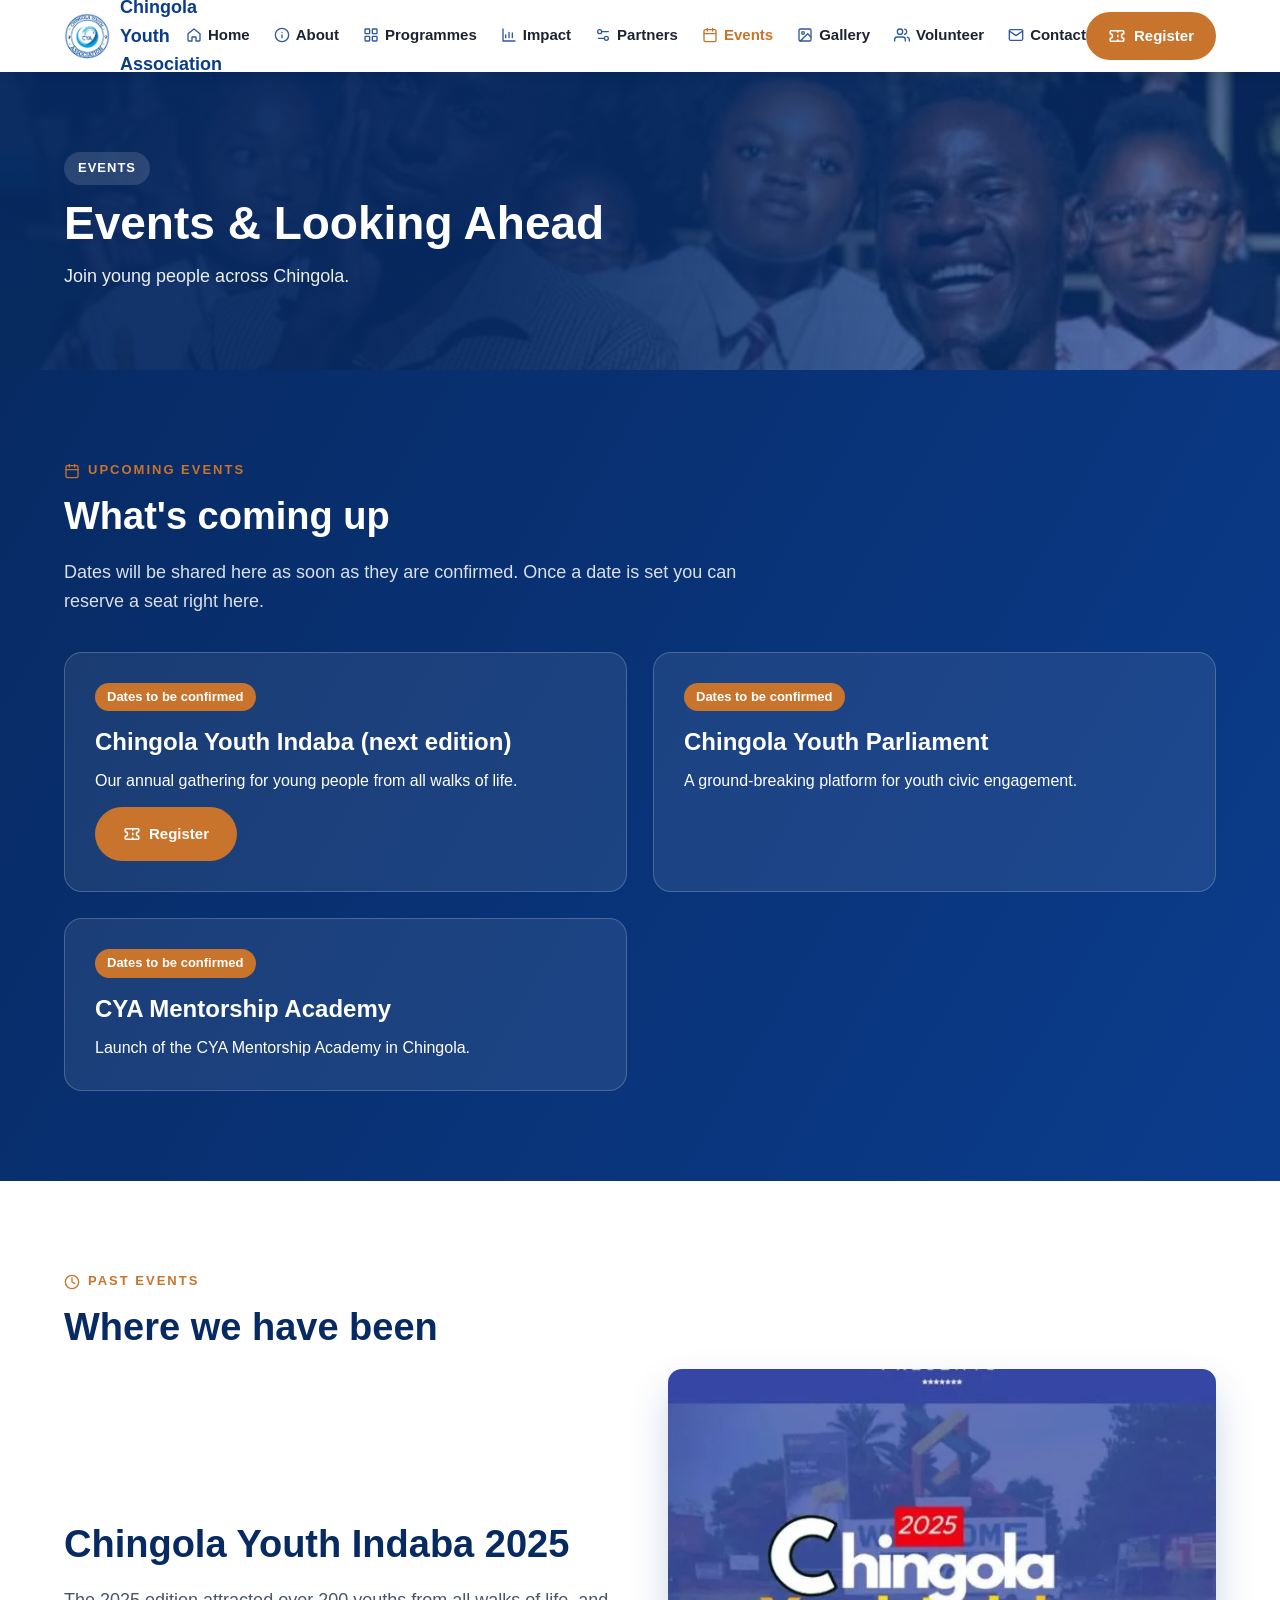
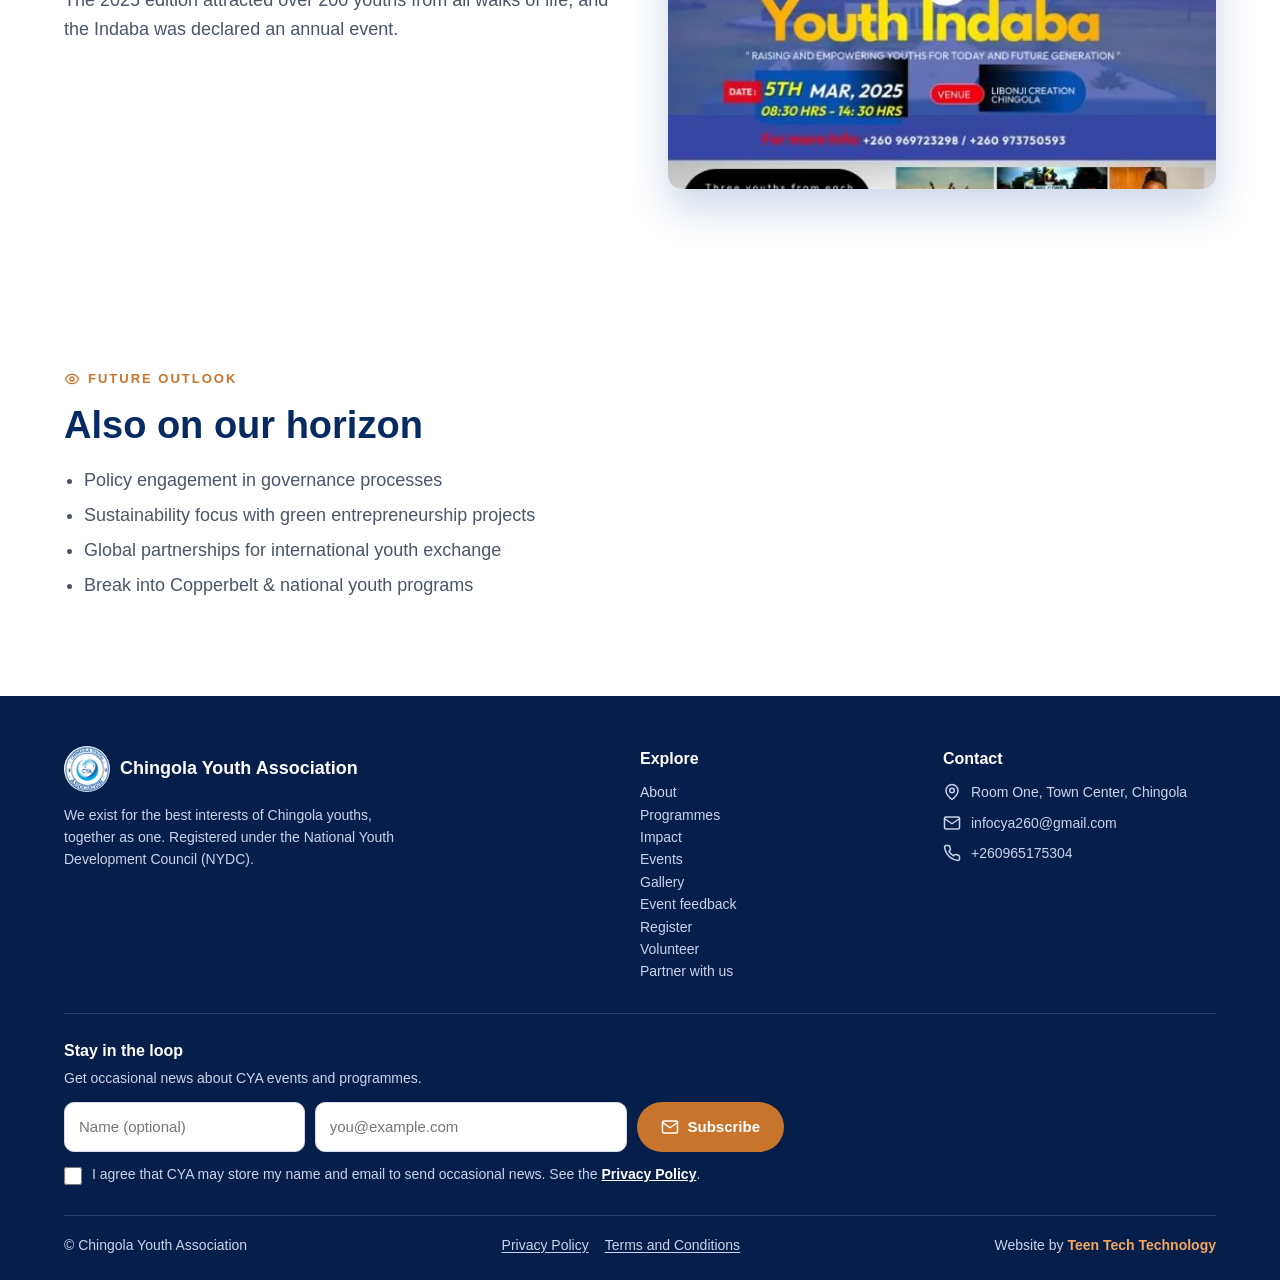
<file: events.html>
<!doctype html>
<html lang="en">
  <head>
    <meta charset="utf-8">
    <meta name="viewport" content="width=device-width,initial-scale=1">
    <title>Events | Chingola Youth Association</title>
    <meta name="description" content="Upcoming and past events from Chingola Youth Association, including the Chingola Youth Indaba.">
    <meta name="theme-color" content="#0b3c8c">
    <link rel="icon" href="favicon.ico" sizes="any">
    <link rel="icon" type="image/png" href="img/favicon.png">
    <link rel="apple-touch-icon" href="img/apple-touch-icon.png">
    <meta property="og:type" content="website">
    <meta property="og:title" content="Events | Chingola Youth Association">
    <meta property="og:description" content="Upcoming and past events from Chingola Youth Association, including the Chingola Youth Indaba.">
    <meta property="og:url" content="https://teentech-technology.github.io/cya-website/events.html">
    <meta property="og:image" content="https://teentech-technology.github.io/cya-website/img/og.jpg">
    <meta name="twitter:card" content="summary_large_image">
    <link rel="canonical" href="https://teentech-technology.github.io/cya-website/events.html">
    <link rel="stylesheet" href="style.css">
  </head>
  <body>
<svg width="0" height="0" class="sprite" style="position:absolute" aria-hidden="true"><symbol id="i-cal" viewBox="0 0 24 24"><rect x="3" y="4" width="18" height="18" rx="2"/><path d="M16 2v4M8 2v4M3 10h18"/></symbol><symbol id="i-chart" viewBox="0 0 24 24"><path d="M3 3v18h18M7 16v-4M12 16V8M17 16v-7"/></symbol><symbol id="i-clock" viewBox="0 0 24 24"><circle cx="12" cy="12" r="10"/><path d="M12 6v6l4 2"/></symbol><symbol id="i-eye" viewBox="0 0 24 24"><path d="M2 12s3.6-7 10-7 10 7 10 7-3.6 7-10 7S2 12 2 12Z"/><circle cx="12" cy="12" r="3"/></symbol><symbol id="i-grid" viewBox="0 0 24 24"><rect x="3" y="3" width="7" height="7" rx="1"/><rect x="14" y="3" width="7" height="7" rx="1"/><rect x="3" y="14" width="7" height="7" rx="1"/><rect x="14" y="14" width="7" height="7" rx="1"/></symbol><symbol id="i-hand" viewBox="0 0 24 24"><path d="M20 7h-9M14 17H5"/><circle cx="17" cy="17" r="3"/><circle cx="7" cy="7" r="3"/></symbol><symbol id="i-home" viewBox="0 0 24 24"><path d="m3 10 9-7 9 7v10a1 1 0 0 1-1 1h-5v-6H9v6H4a1 1 0 0 1-1-1Z"/></symbol><symbol id="i-img" viewBox="0 0 24 24"><rect x="3" y="3" width="18" height="18" rx="2"/><circle cx="9" cy="9" r="2"/><path d="m21 15-5-5L5 21"/></symbol><symbol id="i-info" viewBox="0 0 24 24"><circle cx="12" cy="12" r="10"/><path d="M12 16v-4M12 8h.01"/></symbol><symbol id="i-mail" viewBox="0 0 24 24"><rect x="2" y="4" width="20" height="16" rx="2"/><path d="m22 6-10 7L2 6"/></symbol><symbol id="i-menu" viewBox="0 0 24 24"><path d="M4 6h16M4 12h16M4 18h16"/></symbol><symbol id="i-ticket" viewBox="0 0 24 24"><path d="M3 9V6a1 1 0 0 1 1-1h16a1 1 0 0 1 1 1v3a3 3 0 0 0 0 6v3a1 1 0 0 1-1 1H4a1 1 0 0 1-1-1v-3a3 3 0 0 0 0-6Z"/><path d="M13 5v2M13 11v2M13 17v2"/></symbol><symbol id="i-users" viewBox="0 0 24 24"><path d="M17 21v-2a4 4 0 0 0-4-4H5a4 4 0 0 0-4 4v2"/><circle cx="9" cy="7" r="4"/><path d="M23 21v-2a4 4 0 0 0-3-3.9M16 3.1a4 4 0 0 1 0 7.8"/></symbol></svg>

    <!-- Navigation (top menu bar) -->
    <nav>
      <div class="w">
        <a class="brand" href="index.html"><img src="img/logo.webp" alt="CYA logo">Chingola Youth Association</a>
        <ul>
          <li><a href="index.html" class=""><svg class="ic" aria-hidden="true" focusable="false"><use href="#i-home"/></svg><span>Home</span></a></li>
          <li><a href="about.html" class=""><svg class="ic" aria-hidden="true" focusable="false"><use href="#i-info"/></svg><span>About</span></a></li>
          <li><a href="programmes.html" class=""><svg class="ic" aria-hidden="true" focusable="false"><use href="#i-grid"/></svg><span>Programmes</span></a></li>
          <li><a href="impact.html" class=""><svg class="ic" aria-hidden="true" focusable="false"><use href="#i-chart"/></svg><span>Impact</span></a></li>
          <li><a href="partners.html" class=""><svg class="ic" aria-hidden="true" focusable="false"><use href="#i-hand"/></svg><span>Partners</span></a></li>
          <li><a href="events.html" class="on"><svg class="ic" aria-hidden="true" focusable="false"><use href="#i-cal"/></svg><span>Events</span></a></li>
          <li><a href="gallery.html" class=""><svg class="ic" aria-hidden="true" focusable="false"><use href="#i-img"/></svg><span>Gallery</span></a></li>
          <li><a href="volunteer.html" class=""><svg class="ic" aria-hidden="true" focusable="false"><use href="#i-users"/></svg><span>Volunteer</span></a></li>
          <li><a href="contact.html" class=""><svg class="ic" aria-hidden="true" focusable="false"><use href="#i-mail"/></svg><span>Contact</span></a></li>
        </ul>
        <a class="btn bc" href="register.html" style="padding:10px 20px"><svg class="ic" aria-hidden="true" focusable="false"><use href="#i-ticket"/></svg><span>Register</span></a>
        <button class="menu" aria-label="Menu" aria-expanded="false"><svg class="ic" aria-hidden="true" focusable="false"><use href="#i-menu"/></svg></button>
      </div>
    </nav>

    <!-- Page header (banner with background photo) -->
    <header class="ph" style="--img:url(img/indaba-hero.webp)">
      <div class="w">
        <span class="tag">Events</span>
        <h1>Events &amp; Looking Ahead</h1>
        <p>Join young people across Chingola.</p>
      </div>
    </header>

    <!-- Upcoming events -->
    <section class="up">
      <div class="w">
        <span class="k"><svg class="ic kic" aria-hidden="true" focusable="false"><use href="#i-cal"/></svg>Upcoming Events</span>
        <h2>What's coming up</h2>
        <p class="lead" style="color:#ffffffd9">Dates will be shared here as soon as they are confirmed. Once a date is set you can reserve a seat right here.</p>
        <div class="ups" id="ev-up">
          <div class="u">
            <span class="d">Dates to be confirmed</span>
            <h3>Chingola Youth Indaba (next edition)</h3>
            <p>Our annual gathering for young people from all walks of life.</p>
            <a class="btn bc" href="register.html"><svg class="ic" aria-hidden="true" focusable="false"><use href="#i-ticket"/></svg><span>Register</span></a>
          </div>
          <div class="u">
            <span class="d">Dates to be confirmed</span>
            <h3>Chingola Youth Parliament</h3>
            <p>A ground-breaking platform for youth civic engagement.</p>
          </div>
          <div class="u">
            <span class="d">Dates to be confirmed</span>
            <h3>CYA Mentorship Academy</h3>
            <p>Launch of the CYA Mentorship Academy in Chingola.</p>
          </div>
        </div>
      </div>
    </section>

    <!-- Past events (loaded from the database by events.js) -->
    <section class="past">
      <div class="w"><span class="k"><svg class="ic kic" aria-hidden="true" focusable="false"><use href="#i-clock"/></svg>Past Events</span><h2>Where we have been</h2></div>
      <div id="ev-past">
      <div class="w two pe">
        <div>
          <h2>Chingola Youth Indaba 2025</h2>
          <p class="lead">The 2025 edition attracted over 200 youths from all walks of life, and the Indaba was declared an annual event.</p>
        </div>
        <img src="img/indaba-poster.webp" alt="Chingola Youth Indaba 2025 poster" loading="lazy">
      </div>
      </div>
    </section>

    <!-- Future outlook -->
    <section>
      <div class="w">
        <span class="k"><svg class="ic kic" aria-hidden="true" focusable="false"><use href="#i-eye"/></svg>Future Outlook</span>
        <h2>Also on our horizon</h2>
        <ul class="list lead">
          <li>Policy engagement in governance processes</li>
          <li>Sustainability focus with green entrepreneurship projects</li>
          <li>Global partnerships for international youth exchange</li>
          <li>Break into Copperbelt &amp; national youth programs</li>
        </ul>
      </div>
    </section>

    <!-- Footer -->
    <footer>
      <div class="w">
        <div class="fg">
          <div>
            <a class="brand" href="index.html" style="color:#fff"><img src="img/logo.webp" alt="">Chingola Youth Association</a>
            <p style="margin-top:12px;font-size:14px;max-width:360px">We exist for the best interests of Chingola youths, together as one. Registered under the National Youth Development Council (NYDC).</p>
          </div>
          <div>
            <h4>Explore</h4>
            <a href="about.html">About</a>
            <a href="programmes.html">Programmes</a>
            <a href="impact.html">Impact</a>
            <a href="events.html">Events</a>
            <a href="gallery.html">Gallery</a>
            <a href="feedback.html">Event feedback</a>
            <a href="register.html">Register</a>
            <a href="volunteer.html">Volunteer</a>
            <a href="partner.html">Partner with us</a>
          </div>
          <div>
            <h4>Contact</h4>
            <span class="fc"><svg class="fi" viewBox="0 0 24 24" aria-hidden="true" focusable="false"><path d="M20 10c0 6-8 12-8 12s-8-6-8-12a8 8 0 0 1 16 0Z"/><circle cx="12" cy="10" r="3"/></svg><span>Room One, Town Center, Chingola</span></span>
            <a class="fc" href="mailto:infocya260@gmail.com"><svg class="fi" viewBox="0 0 24 24" aria-hidden="true" focusable="false"><rect x="2" y="4" width="20" height="16" rx="2"/><path d="m22 6-10 7L2 6"/></svg><span>infocya260@gmail.com</span></a>
            <a class="fc" href="tel:+260965175304"><svg class="fi" viewBox="0 0 24 24" aria-hidden="true" focusable="false"><path d="M22 16.9v3a2 2 0 0 1-2.2 2 19.8 19.8 0 0 1-8.6-3.1 19.5 19.5 0 0 1-6-6A19.8 19.8 0 0 1 2.1 4.2 2 2 0 0 1 4.1 2h3a2 2 0 0 1 2 1.7c.1.9.4 1.8.7 2.7a2 2 0 0 1-.5 2.1L8 9.8a16 16 0 0 0 6 6l1.3-1.3a2 2 0 0 1 2.1-.4c.9.3 1.8.6 2.7.7a2 2 0 0 1 1.7 2Z"/></svg><span>+260965175304</span></a>
          </div>
        </div>
        <form class="nl" data-subscribe novalidate>
          <h4>Stay in the loop</h4>
          <p>Get occasional news about CYA events and programmes.</p>
          <div class="nlr">
            <label class="sr" for="nl-name">Name (optional)</label><input id="nl-name" name="name" maxlength="120" placeholder="Name (optional)" autocomplete="name">
            <label class="sr" for="nl-email">Email</label><input id="nl-email" name="email" type="email" required maxlength="200" placeholder="you@example.com" autocomplete="email">
            <button class="btn bc" type="submit"><svg class="ic" aria-hidden="true" focusable="false"><use href="#i-mail"/></svg><span>Subscribe</span></button>
          </div>
          <label class="cb"><input type="checkbox" name="consent" required><span>I agree that CYA may store my name and email to send occasional news. See the <a href="privacy.html" target="_blank" rel="noopener">Privacy Policy<span class="sr"> (opens in a new tab)</span></a>.</span></label>
          <div class="hp" aria-hidden="true"><label for="nl-w">Leave this empty</label><input id="nl-w" name="website" tabindex="-1" autocomplete="off"></div>
          <p class="fmsg" role="status"></p>
        </form>
        <div class="cr">
          <span>© Chingola Youth Association</span>
          <span class="legal"><a href="privacy.html">Privacy Policy</a><a href="terms.html">Terms and Conditions</a></span>
          <span>Website by <strong>Teen Tech Technology</strong></span>
        </div>
      </div>
    </footer>

    <!-- Scripts: mobile menu, forms and photo viewer -->
    <script src="site.js"></script>
    <script src="db.js"></script>
    <script src="extras.js"></script>
    <script src="vendor/qrcode.js"></script>
    <script src="events.js"></script>
  </body>
</html>
</file>
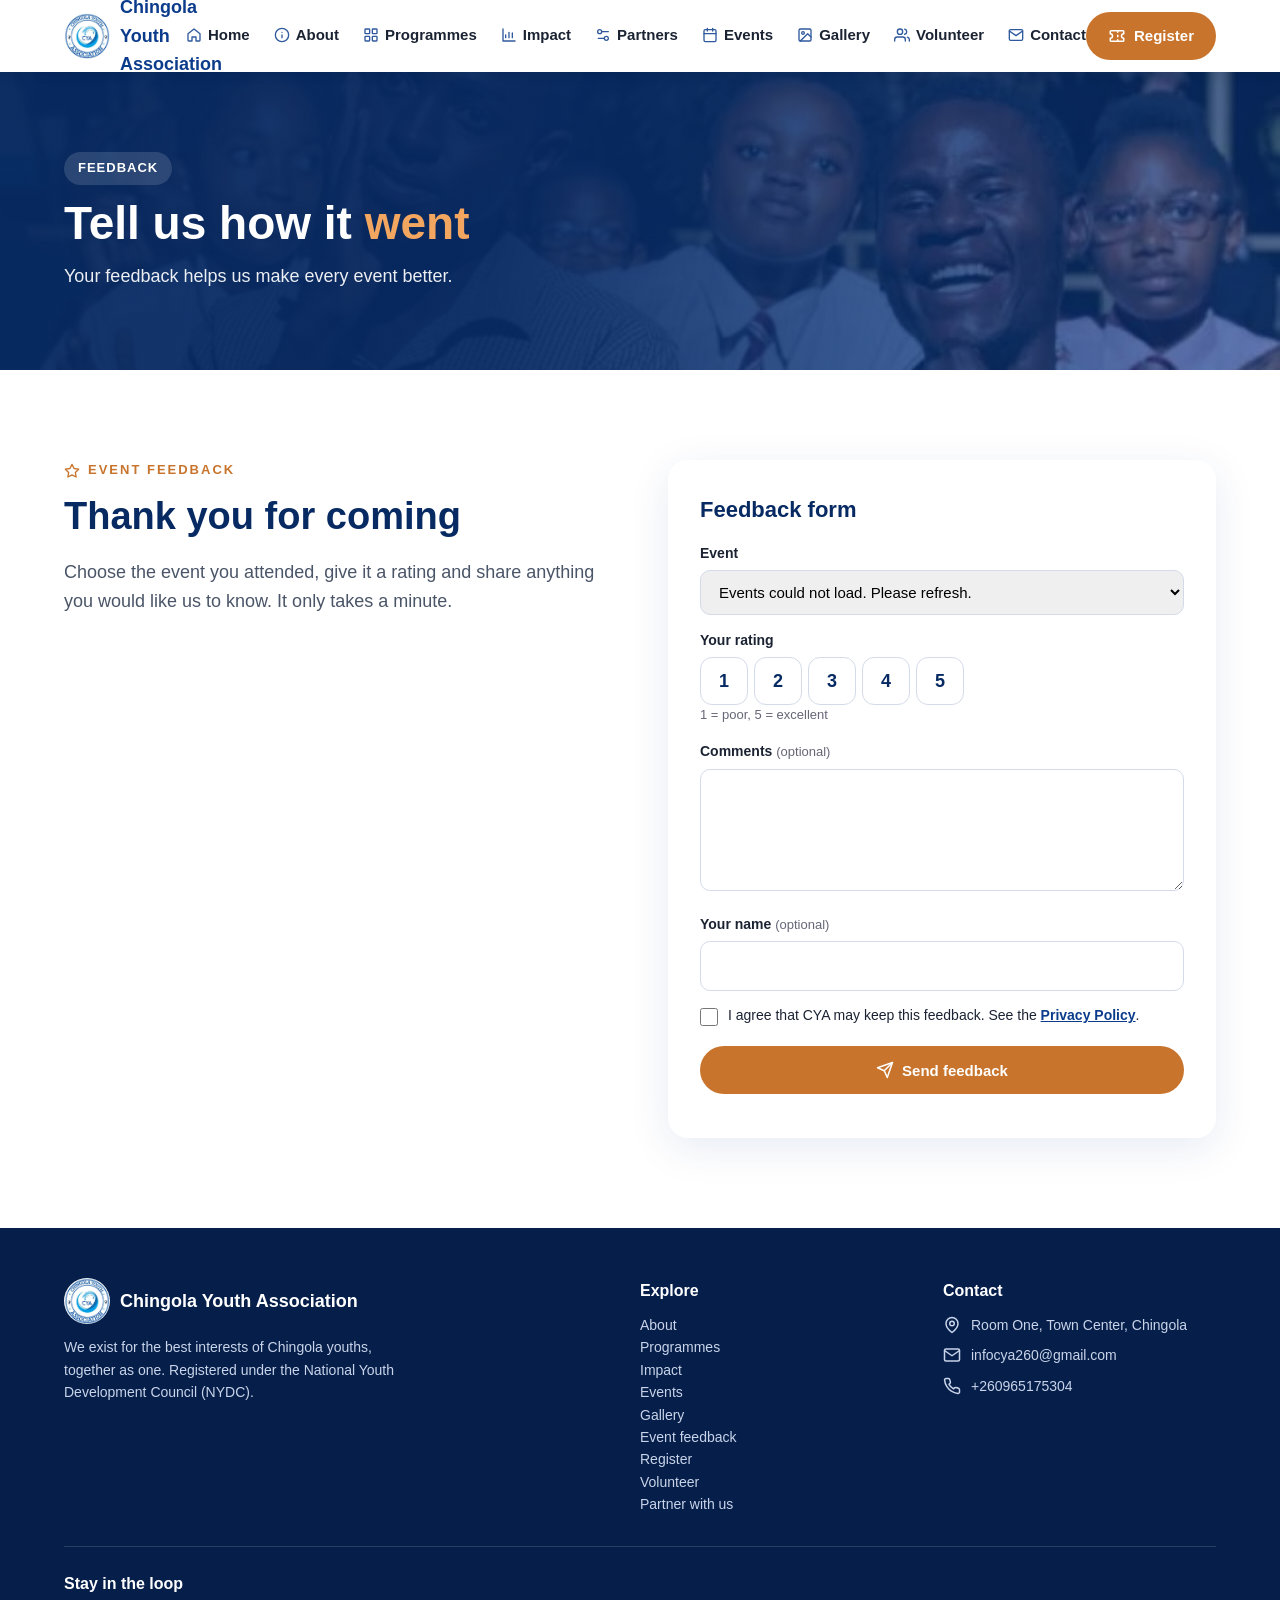
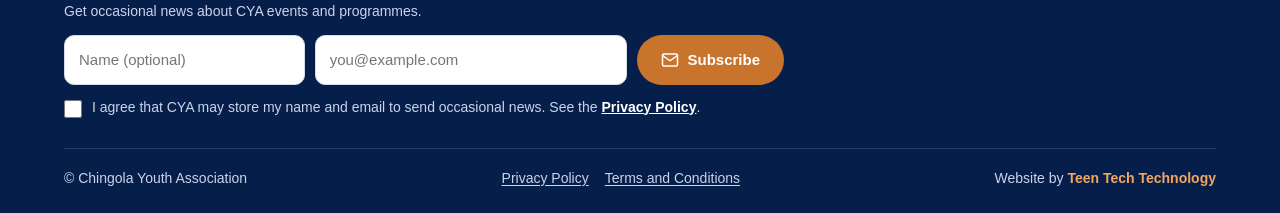
<file: feedback.html>
<!doctype html>
<html lang="en">
  <head>
    <meta charset="utf-8">
    <meta name="viewport" content="width=device-width,initial-scale=1">
    <title>Event feedback | Chingola Youth Association</title>
    <meta name="description" content="Tell Chingola Youth Association how a past event went for you.">
    <meta name="theme-color" content="#0b3c8c">
    <link rel="icon" href="favicon.ico" sizes="any">
    <link rel="icon" type="image/png" href="img/favicon.png">
    <link rel="apple-touch-icon" href="img/apple-touch-icon.png">
    <meta property="og:type" content="website">
    <meta property="og:title" content="Event feedback | Chingola Youth Association">
    <meta property="og:description" content="Tell Chingola Youth Association how a past event went for you.">
    <meta property="og:url" content="https://teentech-technology.github.io/cya-website/feedback.html">
    <meta property="og:image" content="https://teentech-technology.github.io/cya-website/img/og.jpg">
    <meta name="twitter:card" content="summary_large_image">
    <link rel="canonical" href="https://teentech-technology.github.io/cya-website/feedback.html">
    <link rel="stylesheet" href="style.css">
  </head>
  <body>
<svg width="0" height="0" class="sprite" style="position:absolute" aria-hidden="true"><symbol id="i-cal" viewBox="0 0 24 24"><rect x="3" y="4" width="18" height="18" rx="2"/><path d="M16 2v4M8 2v4M3 10h18"/></symbol><symbol id="i-chart" viewBox="0 0 24 24"><path d="M3 3v18h18M7 16v-4M12 16V8M17 16v-7"/></symbol><symbol id="i-grid" viewBox="0 0 24 24"><rect x="3" y="3" width="7" height="7" rx="1"/><rect x="14" y="3" width="7" height="7" rx="1"/><rect x="3" y="14" width="7" height="7" rx="1"/><rect x="14" y="14" width="7" height="7" rx="1"/></symbol><symbol id="i-hand" viewBox="0 0 24 24"><path d="M20 7h-9M14 17H5"/><circle cx="17" cy="17" r="3"/><circle cx="7" cy="7" r="3"/></symbol><symbol id="i-home" viewBox="0 0 24 24"><path d="m3 10 9-7 9 7v10a1 1 0 0 1-1 1h-5v-6H9v6H4a1 1 0 0 1-1-1Z"/></symbol><symbol id="i-img" viewBox="0 0 24 24"><rect x="3" y="3" width="18" height="18" rx="2"/><circle cx="9" cy="9" r="2"/><path d="m21 15-5-5L5 21"/></symbol><symbol id="i-info" viewBox="0 0 24 24"><circle cx="12" cy="12" r="10"/><path d="M12 16v-4M12 8h.01"/></symbol><symbol id="i-mail" viewBox="0 0 24 24"><rect x="2" y="4" width="20" height="16" rx="2"/><path d="m22 6-10 7L2 6"/></symbol><symbol id="i-menu" viewBox="0 0 24 24"><path d="M4 6h16M4 12h16M4 18h16"/></symbol><symbol id="i-send" viewBox="0 0 24 24"><path d="m22 2-7 20-4-9-9-4Z"/><path d="M22 2 11 13"/></symbol><symbol id="i-star" viewBox="0 0 24 24"><path d="m12 2 3.1 6.3 6.9 1-5 4.9 1.2 6.8L12 17.8 5.8 21l1.2-6.8-5-4.9 6.9-1Z"/></symbol><symbol id="i-ticket" viewBox="0 0 24 24"><path d="M3 9V6a1 1 0 0 1 1-1h16a1 1 0 0 1 1 1v3a3 3 0 0 0 0 6v3a1 1 0 0 1-1 1H4a1 1 0 0 1-1-1v-3a3 3 0 0 0 0-6Z"/><path d="M13 5v2M13 11v2M13 17v2"/></symbol><symbol id="i-users" viewBox="0 0 24 24"><path d="M17 21v-2a4 4 0 0 0-4-4H5a4 4 0 0 0-4 4v2"/><circle cx="9" cy="7" r="4"/><path d="M23 21v-2a4 4 0 0 0-3-3.9M16 3.1a4 4 0 0 1 0 7.8"/></symbol></svg>

    <!-- Navigation (top menu bar) -->
    <nav>
      <div class="w">
        <a class="brand" href="index.html"><img src="img/logo.webp" alt="CYA logo">Chingola Youth Association</a>
        <ul>
          <li><a href="index.html" class=""><svg class="ic" aria-hidden="true" focusable="false"><use href="#i-home"/></svg><span>Home</span></a></li>
          <li><a href="about.html" class=""><svg class="ic" aria-hidden="true" focusable="false"><use href="#i-info"/></svg><span>About</span></a></li>
          <li><a href="programmes.html" class=""><svg class="ic" aria-hidden="true" focusable="false"><use href="#i-grid"/></svg><span>Programmes</span></a></li>
          <li><a href="impact.html" class=""><svg class="ic" aria-hidden="true" focusable="false"><use href="#i-chart"/></svg><span>Impact</span></a></li>
          <li><a href="partners.html" class=""><svg class="ic" aria-hidden="true" focusable="false"><use href="#i-hand"/></svg><span>Partners</span></a></li>
          <li><a href="events.html" class=""><svg class="ic" aria-hidden="true" focusable="false"><use href="#i-cal"/></svg><span>Events</span></a></li>
          <li><a href="gallery.html" class=""><svg class="ic" aria-hidden="true" focusable="false"><use href="#i-img"/></svg><span>Gallery</span></a></li>
          <li><a href="volunteer.html" class=""><svg class="ic" aria-hidden="true" focusable="false"><use href="#i-users"/></svg><span>Volunteer</span></a></li>
          <li><a href="contact.html" class=""><svg class="ic" aria-hidden="true" focusable="false"><use href="#i-mail"/></svg><span>Contact</span></a></li>
        </ul>
        <a class="btn bc" href="register.html" style="padding:10px 20px"><svg class="ic" aria-hidden="true" focusable="false"><use href="#i-ticket"/></svg><span>Register</span></a>
        <button class="menu" aria-label="Menu" aria-expanded="false"><svg class="ic" aria-hidden="true" focusable="false"><use href="#i-menu"/></svg></button>
      </div>
    </nav>

    <!-- Page header (banner with background photo) -->
    <header class="ph" style="--img:url(img/indaba-hero.webp)">
      <div class="w">
        <span class="tag">Feedback</span>
        <h1>Tell us how it <span style="color:#f3a65f">went</span></h1>
        <p>Your feedback helps us make every event better.</p>
      </div>
    </header>

    <section>
      <div class="w two" style="align-items:start">
        <div>
          <span class="k"><svg class="ic kic" aria-hidden="true" focusable="false"><use href="#i-star"/></svg>Event feedback</span>
          <h2>Thank you for coming</h2>
          <p class="lead">Choose the event you attended, give it a rating and share anything you would like us to know. It only takes a minute.</p>
        </div>
        <form class="form" id="ffb" novalidate>
          <h3 style="color:var(--bd);font-size:22px">Feedback form</h3>
          <label for="fe">Event</label>
          <select id="fe" name="event" required><option value="">Loading events...</option></select>
          <fieldset class="stars" id="fr"><legend>Your rating</legend>
            <input type="radio" name="rating" id="r5" value="5" required><label for="r5" title="5 - Excellent">5</label>
            <input type="radio" name="rating" id="r4" value="4"><label for="r4" title="4 - Good">4</label>
            <input type="radio" name="rating" id="r3" value="3"><label for="r3" title="3 - Okay">3</label>
            <input type="radio" name="rating" id="r2" value="2"><label for="r2" title="2 - Not great">2</label>
            <input type="radio" name="rating" id="r1" value="1"><label for="r1" title="1 - Poor">1</label>
          </fieldset>
          <p class="sub" style="font-size:13px;color:#667">1 = poor, 5 = excellent</p>
          <label for="fc">Comments <em>(optional)</em></label>
          <textarea id="fc" name="comments" rows="4" maxlength="2000"></textarea>
          <label for="fn">Your name <em>(optional)</em></label>
          <input id="fn" name="name" maxlength="120" autocomplete="name">
          <div class="hp" aria-hidden="true"><label for="fw">Leave this empty</label><input id="fw" name="website" tabindex="-1" autocomplete="off"></div>
          <label class="cb"><input type="checkbox" name="consent" required><span>I agree that CYA may keep this feedback. See the <a href="privacy.html" target="_blank" rel="noopener">Privacy Policy<span class="sr"> (opens in a new tab)</span></a>.</span></label>
          <button class="btn bc" type="submit" style="width:100%;margin-top:14px"><svg class="ic" aria-hidden="true" focusable="false"><use href="#i-send"/></svg><span>Send feedback</span></button>
          <p class="fmsg" role="status"></p>
        </form>
      </div>
    </section>

    <!-- Footer -->
    <footer>
      <div class="w">
        <div class="fg">
          <div>
            <a class="brand" href="index.html" style="color:#fff"><img src="img/logo.webp" alt="">Chingola Youth Association</a>
            <p style="margin-top:12px;font-size:14px;max-width:360px">We exist for the best interests of Chingola youths, together as one. Registered under the National Youth Development Council (NYDC).</p>
          </div>
          <div>
            <h4>Explore</h4>
            <a href="about.html">About</a>
            <a href="programmes.html">Programmes</a>
            <a href="impact.html">Impact</a>
            <a href="events.html">Events</a>
            <a href="gallery.html">Gallery</a>
            <a href="feedback.html">Event feedback</a>
            <a href="register.html">Register</a>
            <a href="volunteer.html">Volunteer</a>
            <a href="partner.html">Partner with us</a>
          </div>
          <div>
            <h4>Contact</h4>
            <span class="fc"><svg class="fi" viewBox="0 0 24 24" aria-hidden="true" focusable="false"><path d="M20 10c0 6-8 12-8 12s-8-6-8-12a8 8 0 0 1 16 0Z"/><circle cx="12" cy="10" r="3"/></svg><span>Room One, Town Center, Chingola</span></span>
            <a class="fc" href="mailto:infocya260@gmail.com"><svg class="fi" viewBox="0 0 24 24" aria-hidden="true" focusable="false"><rect x="2" y="4" width="20" height="16" rx="2"/><path d="m22 6-10 7L2 6"/></svg><span>infocya260@gmail.com</span></a>
            <a class="fc" href="tel:+260965175304"><svg class="fi" viewBox="0 0 24 24" aria-hidden="true" focusable="false"><path d="M22 16.9v3a2 2 0 0 1-2.2 2 19.8 19.8 0 0 1-8.6-3.1 19.5 19.5 0 0 1-6-6A19.8 19.8 0 0 1 2.1 4.2 2 2 0 0 1 4.1 2h3a2 2 0 0 1 2 1.7c.1.9.4 1.8.7 2.7a2 2 0 0 1-.5 2.1L8 9.8a16 16 0 0 0 6 6l1.3-1.3a2 2 0 0 1 2.1-.4c.9.3 1.8.6 2.7.7a2 2 0 0 1 1.7 2Z"/></svg><span>+260965175304</span></a>
          </div>
        </div>
        <form class="nl" data-subscribe novalidate>
          <h4>Stay in the loop</h4>
          <p>Get occasional news about CYA events and programmes.</p>
          <div class="nlr">
            <label class="sr" for="nl-name">Name (optional)</label><input id="nl-name" name="name" maxlength="120" placeholder="Name (optional)" autocomplete="name">
            <label class="sr" for="nl-email">Email</label><input id="nl-email" name="email" type="email" required maxlength="200" placeholder="you@example.com" autocomplete="email">
            <button class="btn bc" type="submit"><svg class="ic" aria-hidden="true" focusable="false"><use href="#i-mail"/></svg><span>Subscribe</span></button>
          </div>
          <label class="cb"><input type="checkbox" name="consent" required><span>I agree that CYA may store my name and email to send occasional news. See the <a href="privacy.html" target="_blank" rel="noopener">Privacy Policy<span class="sr"> (opens in a new tab)</span></a>.</span></label>
          <div class="hp" aria-hidden="true"><label for="nl-w">Leave this empty</label><input id="nl-w" name="website" tabindex="-1" autocomplete="off"></div>
          <p class="fmsg" role="status"></p>
        </form>
        <div class="cr">
          <span>© Chingola Youth Association</span>
          <span class="legal"><a href="privacy.html">Privacy Policy</a><a href="terms.html">Terms and Conditions</a></span>
          <span>Website by <strong>Teen Tech Technology</strong></span>
        </div>
      </div>
    </footer>

    <!-- Scripts: mobile menu, forms and photo viewer -->
    <script src="site.js"></script>
    <script src="db.js"></script>
    <script src="extras.js"></script>
    <script src="feedback.js"></script>
  </body>
</html>
</file>
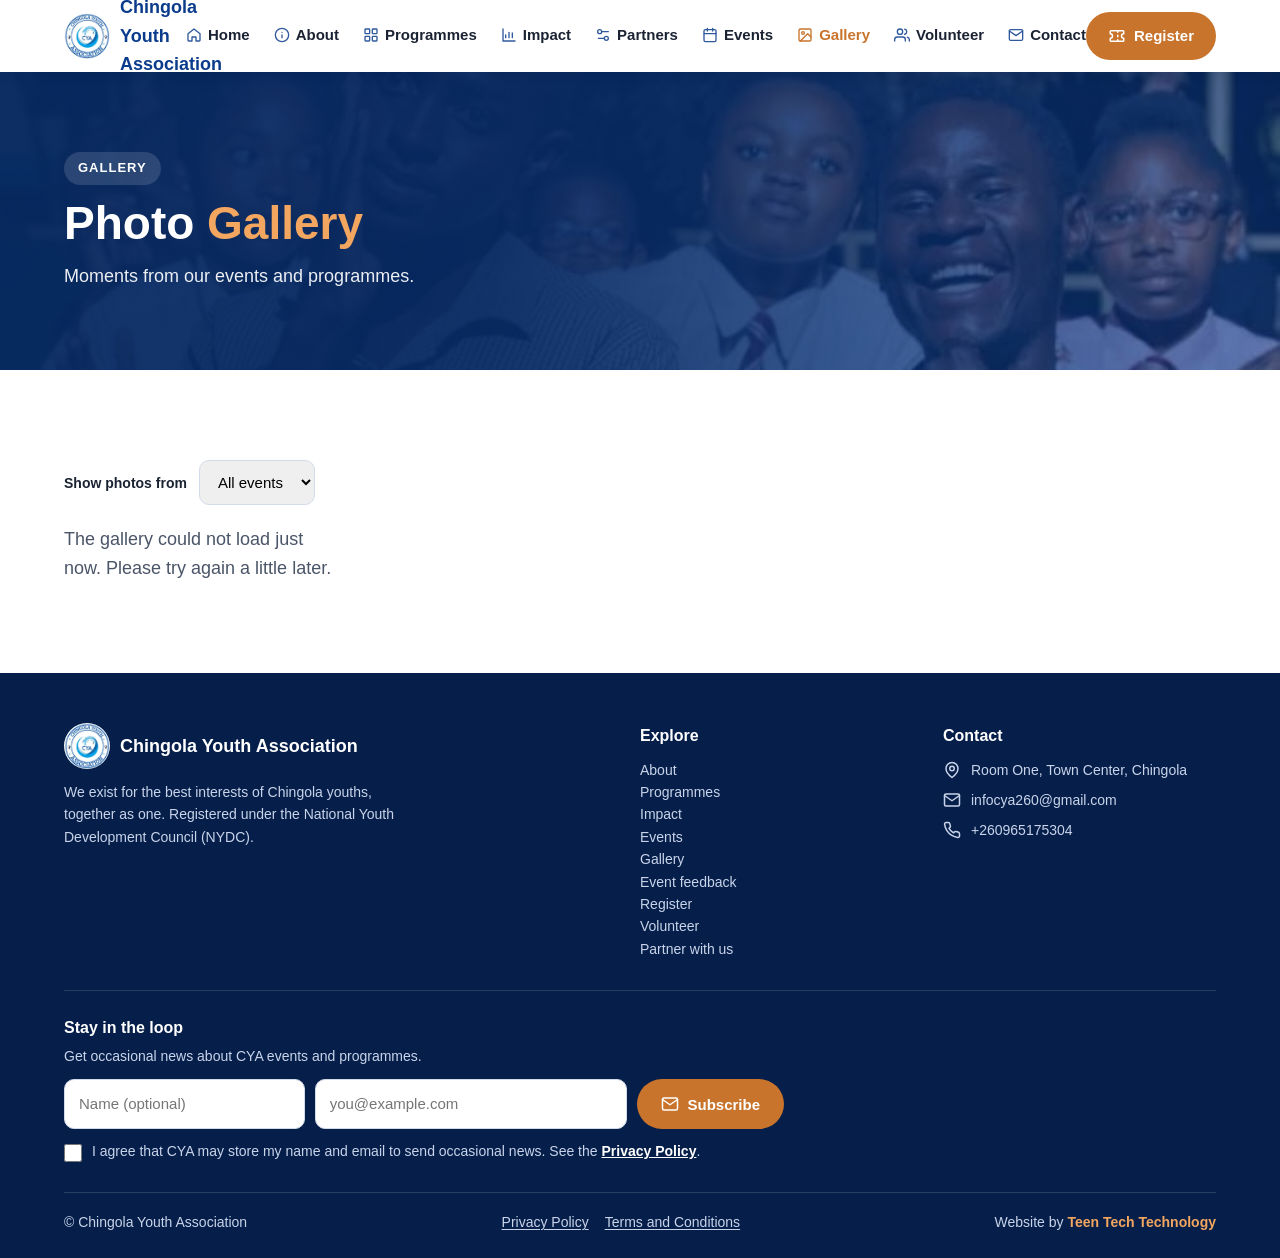
<file: gallery.html>
<!doctype html>
<html lang="en">
  <head>
    <meta charset="utf-8">
    <meta name="viewport" content="width=device-width,initial-scale=1">
    <title>Gallery | Chingola Youth Association</title>
    <meta name="description" content="Photos from Chingola Youth Association events and programmes.">
    <meta name="theme-color" content="#0b3c8c">
    <link rel="icon" href="favicon.ico" sizes="any">
    <link rel="icon" type="image/png" href="img/favicon.png">
    <link rel="apple-touch-icon" href="img/apple-touch-icon.png">
    <meta property="og:type" content="website">
    <meta property="og:title" content="Gallery | Chingola Youth Association">
    <meta property="og:description" content="Photos from Chingola Youth Association events and programmes.">
    <meta property="og:url" content="https://teentech-technology.github.io/cya-website/gallery.html">
    <meta property="og:image" content="https://teentech-technology.github.io/cya-website/img/og.jpg">
    <meta name="twitter:card" content="summary_large_image">
    <link rel="canonical" href="https://teentech-technology.github.io/cya-website/gallery.html">
    <link rel="stylesheet" href="style.css">
  </head>
  <body>
<svg width="0" height="0" class="sprite" style="position:absolute" aria-hidden="true"><symbol id="i-cal" viewBox="0 0 24 24"><rect x="3" y="4" width="18" height="18" rx="2"/><path d="M16 2v4M8 2v4M3 10h18"/></symbol><symbol id="i-chart" viewBox="0 0 24 24"><path d="M3 3v18h18M7 16v-4M12 16V8M17 16v-7"/></symbol><symbol id="i-grid" viewBox="0 0 24 24"><rect x="3" y="3" width="7" height="7" rx="1"/><rect x="14" y="3" width="7" height="7" rx="1"/><rect x="3" y="14" width="7" height="7" rx="1"/><rect x="14" y="14" width="7" height="7" rx="1"/></symbol><symbol id="i-hand" viewBox="0 0 24 24"><path d="M20 7h-9M14 17H5"/><circle cx="17" cy="17" r="3"/><circle cx="7" cy="7" r="3"/></symbol><symbol id="i-home" viewBox="0 0 24 24"><path d="m3 10 9-7 9 7v10a1 1 0 0 1-1 1h-5v-6H9v6H4a1 1 0 0 1-1-1Z"/></symbol><symbol id="i-img" viewBox="0 0 24 24"><rect x="3" y="3" width="18" height="18" rx="2"/><circle cx="9" cy="9" r="2"/><path d="m21 15-5-5L5 21"/></symbol><symbol id="i-info" viewBox="0 0 24 24"><circle cx="12" cy="12" r="10"/><path d="M12 16v-4M12 8h.01"/></symbol><symbol id="i-mail" viewBox="0 0 24 24"><rect x="2" y="4" width="20" height="16" rx="2"/><path d="m22 6-10 7L2 6"/></symbol><symbol id="i-menu" viewBox="0 0 24 24"><path d="M4 6h16M4 12h16M4 18h16"/></symbol><symbol id="i-ticket" viewBox="0 0 24 24"><path d="M3 9V6a1 1 0 0 1 1-1h16a1 1 0 0 1 1 1v3a3 3 0 0 0 0 6v3a1 1 0 0 1-1 1H4a1 1 0 0 1-1-1v-3a3 3 0 0 0 0-6Z"/><path d="M13 5v2M13 11v2M13 17v2"/></symbol><symbol id="i-users" viewBox="0 0 24 24"><path d="M17 21v-2a4 4 0 0 0-4-4H5a4 4 0 0 0-4 4v2"/><circle cx="9" cy="7" r="4"/><path d="M23 21v-2a4 4 0 0 0-3-3.9M16 3.1a4 4 0 0 1 0 7.8"/></symbol></svg>

    <!-- Navigation (top menu bar) -->
    <nav>
      <div class="w">
        <a class="brand" href="index.html"><img src="img/logo.webp" alt="CYA logo">Chingola Youth Association</a>
        <ul>
          <li><a href="index.html" class=""><svg class="ic" aria-hidden="true" focusable="false"><use href="#i-home"/></svg><span>Home</span></a></li>
          <li><a href="about.html" class=""><svg class="ic" aria-hidden="true" focusable="false"><use href="#i-info"/></svg><span>About</span></a></li>
          <li><a href="programmes.html" class=""><svg class="ic" aria-hidden="true" focusable="false"><use href="#i-grid"/></svg><span>Programmes</span></a></li>
          <li><a href="impact.html" class=""><svg class="ic" aria-hidden="true" focusable="false"><use href="#i-chart"/></svg><span>Impact</span></a></li>
          <li><a href="partners.html" class=""><svg class="ic" aria-hidden="true" focusable="false"><use href="#i-hand"/></svg><span>Partners</span></a></li>
          <li><a href="events.html" class=""><svg class="ic" aria-hidden="true" focusable="false"><use href="#i-cal"/></svg><span>Events</span></a></li>
          <li><a href="gallery.html" class="on"><svg class="ic" aria-hidden="true" focusable="false"><use href="#i-img"/></svg><span>Gallery</span></a></li>
          <li><a href="volunteer.html" class=""><svg class="ic" aria-hidden="true" focusable="false"><use href="#i-users"/></svg><span>Volunteer</span></a></li>
          <li><a href="contact.html" class=""><svg class="ic" aria-hidden="true" focusable="false"><use href="#i-mail"/></svg><span>Contact</span></a></li>
        </ul>
        <a class="btn bc" href="register.html" style="padding:10px 20px"><svg class="ic" aria-hidden="true" focusable="false"><use href="#i-ticket"/></svg><span>Register</span></a>
        <button class="menu" aria-label="Menu" aria-expanded="false"><svg class="ic" aria-hidden="true" focusable="false"><use href="#i-menu"/></svg></button>
      </div>
    </nav>

    <!-- Page header (banner with background photo) -->
    <header class="ph" style="--img:url(img/indaba-hero.webp)">
      <div class="w">
        <span class="tag">Gallery</span>
        <h1>Photo <span style="color:#f3a65f">Gallery</span></h1>
        <p>Moments from our events and programmes.</p>
      </div>
    </header>

    <section>
      <div class="w">
        <div class="gfilter" id="gfilter" hidden><label for="gev">Show photos from</label><select id="gev"><option value="">All events</option></select></div>
        <div class="ggrid" id="ggrid"><p class="lead">Loading photos...</p></div>
      </div>
    </section>

    <!-- Footer -->
    <footer>
      <div class="w">
        <div class="fg">
          <div>
            <a class="brand" href="index.html" style="color:#fff"><img src="img/logo.webp" alt="">Chingola Youth Association</a>
            <p style="margin-top:12px;font-size:14px;max-width:360px">We exist for the best interests of Chingola youths, together as one. Registered under the National Youth Development Council (NYDC).</p>
          </div>
          <div>
            <h4>Explore</h4>
            <a href="about.html">About</a>
            <a href="programmes.html">Programmes</a>
            <a href="impact.html">Impact</a>
            <a href="events.html">Events</a>
            <a href="gallery.html">Gallery</a>
            <a href="feedback.html">Event feedback</a>
            <a href="register.html">Register</a>
            <a href="volunteer.html">Volunteer</a>
            <a href="partner.html">Partner with us</a>
          </div>
          <div>
            <h4>Contact</h4>
            <span class="fc"><svg class="fi" viewBox="0 0 24 24" aria-hidden="true" focusable="false"><path d="M20 10c0 6-8 12-8 12s-8-6-8-12a8 8 0 0 1 16 0Z"/><circle cx="12" cy="10" r="3"/></svg><span>Room One, Town Center, Chingola</span></span>
            <a class="fc" href="mailto:infocya260@gmail.com"><svg class="fi" viewBox="0 0 24 24" aria-hidden="true" focusable="false"><rect x="2" y="4" width="20" height="16" rx="2"/><path d="m22 6-10 7L2 6"/></svg><span>infocya260@gmail.com</span></a>
            <a class="fc" href="tel:+260965175304"><svg class="fi" viewBox="0 0 24 24" aria-hidden="true" focusable="false"><path d="M22 16.9v3a2 2 0 0 1-2.2 2 19.8 19.8 0 0 1-8.6-3.1 19.5 19.5 0 0 1-6-6A19.8 19.8 0 0 1 2.1 4.2 2 2 0 0 1 4.1 2h3a2 2 0 0 1 2 1.7c.1.9.4 1.8.7 2.7a2 2 0 0 1-.5 2.1L8 9.8a16 16 0 0 0 6 6l1.3-1.3a2 2 0 0 1 2.1-.4c.9.3 1.8.6 2.7.7a2 2 0 0 1 1.7 2Z"/></svg><span>+260965175304</span></a>
          </div>
        </div>
        <form class="nl" data-subscribe novalidate>
          <h4>Stay in the loop</h4>
          <p>Get occasional news about CYA events and programmes.</p>
          <div class="nlr">
            <label class="sr" for="nl-name">Name (optional)</label><input id="nl-name" name="name" maxlength="120" placeholder="Name (optional)" autocomplete="name">
            <label class="sr" for="nl-email">Email</label><input id="nl-email" name="email" type="email" required maxlength="200" placeholder="you@example.com" autocomplete="email">
            <button class="btn bc" type="submit"><svg class="ic" aria-hidden="true" focusable="false"><use href="#i-mail"/></svg><span>Subscribe</span></button>
          </div>
          <label class="cb"><input type="checkbox" name="consent" required><span>I agree that CYA may store my name and email to send occasional news. See the <a href="privacy.html" target="_blank" rel="noopener">Privacy Policy<span class="sr"> (opens in a new tab)</span></a>.</span></label>
          <div class="hp" aria-hidden="true"><label for="nl-w">Leave this empty</label><input id="nl-w" name="website" tabindex="-1" autocomplete="off"></div>
          <p class="fmsg" role="status"></p>
        </form>
        <div class="cr">
          <span>© Chingola Youth Association</span>
          <span class="legal"><a href="privacy.html">Privacy Policy</a><a href="terms.html">Terms and Conditions</a></span>
          <span>Website by <strong>Teen Tech Technology</strong></span>
        </div>
      </div>
    </footer>

    <!-- Scripts: mobile menu, forms and photo viewer -->
    <script src="site.js"></script>
    <script src="db.js"></script>
    <script src="extras.js"></script>
    <script src="gallery.js"></script>
  </body>
</html>
</file>
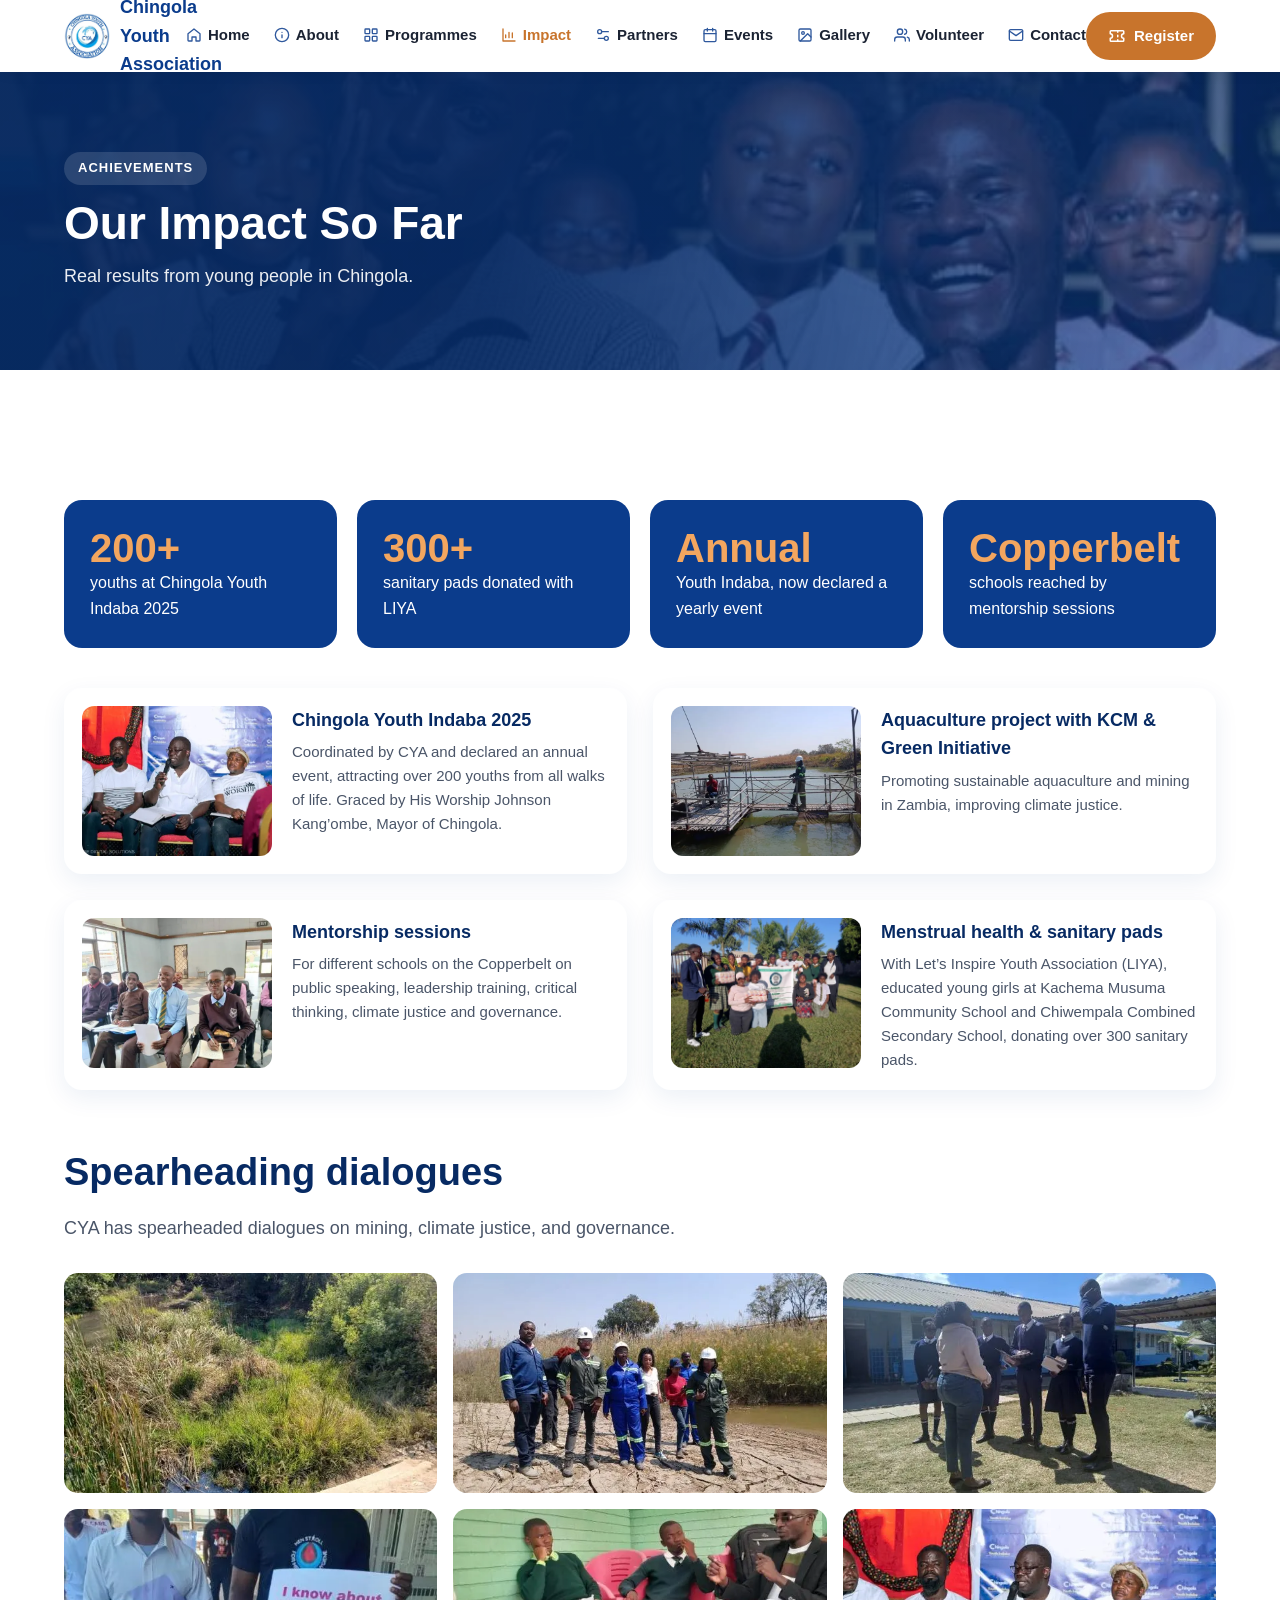
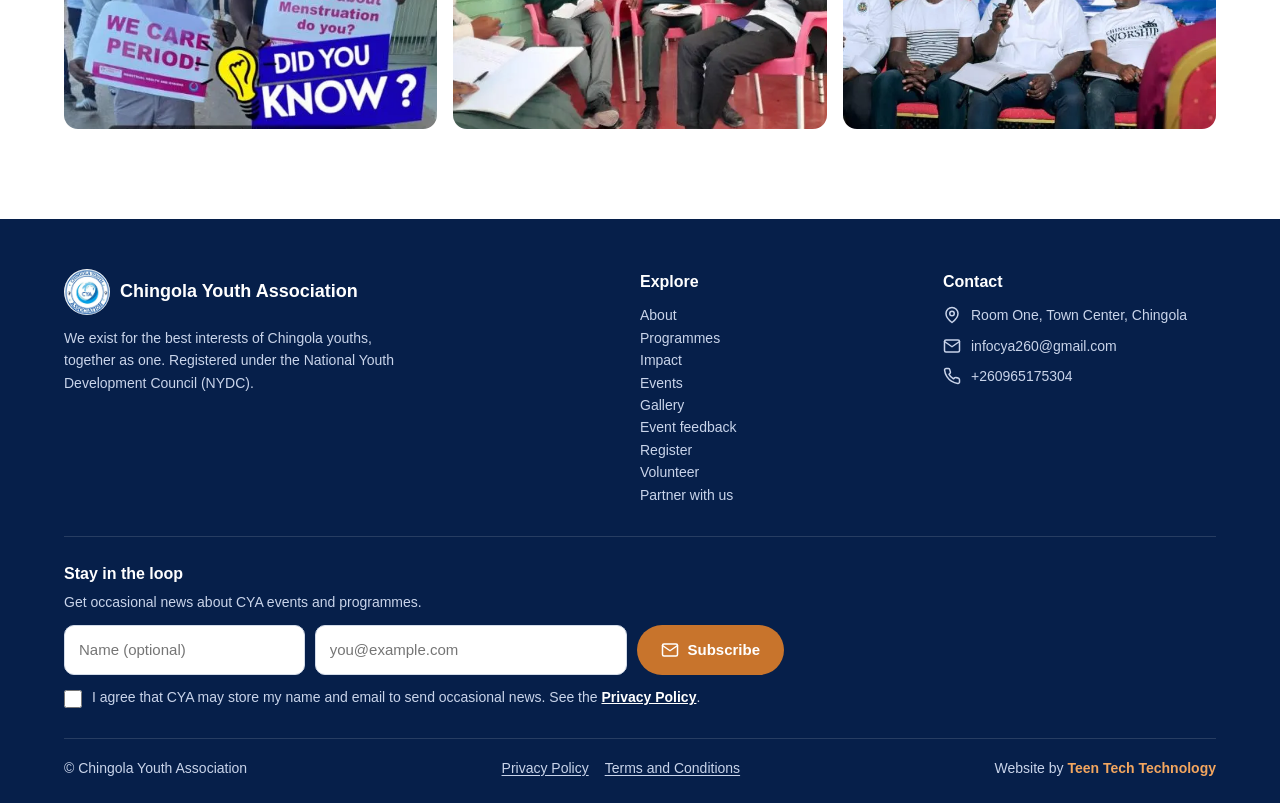
<file: impact.html>
<!doctype html>
<html lang="en">
  <head>
    <meta charset="utf-8">
    <meta name="viewport" content="width=device-width,initial-scale=1">
    <title>Impact | Chingola Youth Association</title>
    <meta name="description" content="See CYA's impact so far, from the Chingola Youth Indaba to aquaculture, mentorship and menstrual health projects.">
    <meta name="theme-color" content="#0b3c8c">
    <link rel="icon" href="favicon.ico" sizes="any">
    <link rel="icon" type="image/png" href="img/favicon.png">
    <link rel="apple-touch-icon" href="img/apple-touch-icon.png">
    <meta property="og:type" content="website">
    <meta property="og:title" content="Impact | Chingola Youth Association">
    <meta property="og:description" content="See CYA's impact so far, from the Chingola Youth Indaba to aquaculture, mentorship and menstrual health projects.">
    <meta property="og:url" content="https://teentech-technology.github.io/cya-website/impact.html">
    <meta property="og:image" content="https://teentech-technology.github.io/cya-website/img/og.jpg">
    <meta name="twitter:card" content="summary_large_image">
    <link rel="canonical" href="https://teentech-technology.github.io/cya-website/impact.html">
    <link rel="stylesheet" href="style.css">
  </head>
  <body>
<svg width="0" height="0" class="sprite" style="position:absolute" aria-hidden="true"><symbol id="i-cal" viewBox="0 0 24 24"><rect x="3" y="4" width="18" height="18" rx="2"/><path d="M16 2v4M8 2v4M3 10h18"/></symbol><symbol id="i-chart" viewBox="0 0 24 24"><path d="M3 3v18h18M7 16v-4M12 16V8M17 16v-7"/></symbol><symbol id="i-grid" viewBox="0 0 24 24"><rect x="3" y="3" width="7" height="7" rx="1"/><rect x="14" y="3" width="7" height="7" rx="1"/><rect x="3" y="14" width="7" height="7" rx="1"/><rect x="14" y="14" width="7" height="7" rx="1"/></symbol><symbol id="i-hand" viewBox="0 0 24 24"><path d="M20 7h-9M14 17H5"/><circle cx="17" cy="17" r="3"/><circle cx="7" cy="7" r="3"/></symbol><symbol id="i-home" viewBox="0 0 24 24"><path d="m3 10 9-7 9 7v10a1 1 0 0 1-1 1h-5v-6H9v6H4a1 1 0 0 1-1-1Z"/></symbol><symbol id="i-img" viewBox="0 0 24 24"><rect x="3" y="3" width="18" height="18" rx="2"/><circle cx="9" cy="9" r="2"/><path d="m21 15-5-5L5 21"/></symbol><symbol id="i-info" viewBox="0 0 24 24"><circle cx="12" cy="12" r="10"/><path d="M12 16v-4M12 8h.01"/></symbol><symbol id="i-mail" viewBox="0 0 24 24"><rect x="2" y="4" width="20" height="16" rx="2"/><path d="m22 6-10 7L2 6"/></symbol><symbol id="i-menu" viewBox="0 0 24 24"><path d="M4 6h16M4 12h16M4 18h16"/></symbol><symbol id="i-ticket" viewBox="0 0 24 24"><path d="M3 9V6a1 1 0 0 1 1-1h16a1 1 0 0 1 1 1v3a3 3 0 0 0 0 6v3a1 1 0 0 1-1 1H4a1 1 0 0 1-1-1v-3a3 3 0 0 0 0-6Z"/><path d="M13 5v2M13 11v2M13 17v2"/></symbol><symbol id="i-users" viewBox="0 0 24 24"><path d="M17 21v-2a4 4 0 0 0-4-4H5a4 4 0 0 0-4 4v2"/><circle cx="9" cy="7" r="4"/><path d="M23 21v-2a4 4 0 0 0-3-3.9M16 3.1a4 4 0 0 1 0 7.8"/></symbol></svg>

    <!-- Navigation (top menu bar) -->
    <nav>
      <div class="w">
        <a class="brand" href="index.html"><img src="img/logo.webp" alt="CYA logo">Chingola Youth Association</a>
        <ul>
          <li><a href="index.html" class=""><svg class="ic" aria-hidden="true" focusable="false"><use href="#i-home"/></svg><span>Home</span></a></li>
          <li><a href="about.html" class=""><svg class="ic" aria-hidden="true" focusable="false"><use href="#i-info"/></svg><span>About</span></a></li>
          <li><a href="programmes.html" class=""><svg class="ic" aria-hidden="true" focusable="false"><use href="#i-grid"/></svg><span>Programmes</span></a></li>
          <li><a href="impact.html" class="on"><svg class="ic" aria-hidden="true" focusable="false"><use href="#i-chart"/></svg><span>Impact</span></a></li>
          <li><a href="partners.html" class=""><svg class="ic" aria-hidden="true" focusable="false"><use href="#i-hand"/></svg><span>Partners</span></a></li>
          <li><a href="events.html" class=""><svg class="ic" aria-hidden="true" focusable="false"><use href="#i-cal"/></svg><span>Events</span></a></li>
          <li><a href="gallery.html" class=""><svg class="ic" aria-hidden="true" focusable="false"><use href="#i-img"/></svg><span>Gallery</span></a></li>
          <li><a href="volunteer.html" class=""><svg class="ic" aria-hidden="true" focusable="false"><use href="#i-users"/></svg><span>Volunteer</span></a></li>
          <li><a href="contact.html" class=""><svg class="ic" aria-hidden="true" focusable="false"><use href="#i-mail"/></svg><span>Contact</span></a></li>
        </ul>
        <a class="btn bc" href="register.html" style="padding:10px 20px"><svg class="ic" aria-hidden="true" focusable="false"><use href="#i-ticket"/></svg><span>Register</span></a>
        <button class="menu" aria-label="Menu" aria-expanded="false"><svg class="ic" aria-hidden="true" focusable="false"><use href="#i-menu"/></svg></button>
      </div>
    </nav>

    <!-- Page header (banner with background photo) -->
    <header class="ph" style="--img:url(img/indaba-hero.webp)">
      <div class="w">
        <span class="tag">Achievements</span>
        <h1>Our Impact So Far</h1>
        <p>Real results from young people in Chingola.</p>
      </div>
    </header>

    <!-- Impact numbers, projects and photo gallery -->
    <section>
      <div class="w">
        <div class="stats">
          <div class="st"><strong>200+</strong>youths at Chingola Youth Indaba 2025</div>
          <div class="st"><strong>300+</strong>sanitary pads donated with LIYA</div>
          <div class="st"><strong>Annual</strong>Youth Indaba, now declared a yearly event</div>
          <div class="st"><strong>Copperbelt</strong>schools reached by mentorship sessions</div>
        </div>
        <div class="imp">
          <div class="im">
            <img src="img/indaba.webp" alt="Young people at the Chingola Youth Indaba">
            <div>
              <h3>Chingola Youth Indaba 2025</h3>
              <p>Coordinated by CYA and declared an annual event, attracting over 200 youths from all walks of life. Graced by His Worship Johnson Kang’ombe, Mayor of Chingola.</p>
            </div>
          </div>
          <div class="im">
            <img src="img/aquaculture.webp" alt="CYA aquaculture project">
            <div>
              <h3>Aquaculture project with KCM &amp; Green Initiative</h3>
              <p>Promoting sustainable aquaculture and mining in Zambia, improving climate justice.</p>
            </div>
          </div>
          <div class="im">
            <img src="img/mentorship-session.webp" alt="A CYA mentorship session">
            <div>
              <h3>Mentorship sessions</h3>
              <p>For different schools on the Copperbelt on public speaking, leadership training, critical thinking, climate justice and governance.</p>
            </div>
          </div>
          <div class="im">
            <img src="img/pads.webp" alt="CYA menstrual health and sanitary pads outreach">
            <div>
              <h3>Menstrual health &amp; sanitary pads</h3>
              <p>With Let’s Inspire Youth Association (LIYA), educated young girls at Kachema Musuma Community School and Chiwempala Combined Secondary School, donating over 300 sanitary pads.</p>
            </div>
          </div>
        </div>
        <h2 style="margin-top:60px">Spearheading dialogues</h2>
        <p class="lead">CYA has spearheaded dialogues on mining, climate justice, and governance.</p>
        <div class="gal">
          <img src="img/aquaculture-site.webp" alt="The CYA aquaculture project site">
          <img src="img/aquaculture-team.webp" alt="The CYA aquaculture project team">
          <img src="img/mentorship-school.webp" alt="CYA mentorship at a school">
          <img src="img/health-campaign.webp" alt="A CYA health campaign">
          <img src="img/debate.webp" alt="Young people at a CYA dialogue">
          <img src="img/indaba.webp" alt="Young people at the Chingola Youth Indaba">
        </div>
      </div>
    </section>

    <!-- Footer -->
    <footer>
      <div class="w">
        <div class="fg">
          <div>
            <a class="brand" href="index.html" style="color:#fff"><img src="img/logo.webp" alt="">Chingola Youth Association</a>
            <p style="margin-top:12px;font-size:14px;max-width:360px">We exist for the best interests of Chingola youths, together as one. Registered under the National Youth Development Council (NYDC).</p>
          </div>
          <div>
            <h4>Explore</h4>
            <a href="about.html">About</a>
            <a href="programmes.html">Programmes</a>
            <a href="impact.html">Impact</a>
            <a href="events.html">Events</a>
            <a href="gallery.html">Gallery</a>
            <a href="feedback.html">Event feedback</a>
            <a href="register.html">Register</a>
            <a href="volunteer.html">Volunteer</a>
            <a href="partner.html">Partner with us</a>
          </div>
          <div>
            <h4>Contact</h4>
            <span class="fc"><svg class="fi" viewBox="0 0 24 24" aria-hidden="true" focusable="false"><path d="M20 10c0 6-8 12-8 12s-8-6-8-12a8 8 0 0 1 16 0Z"/><circle cx="12" cy="10" r="3"/></svg><span>Room One, Town Center, Chingola</span></span>
            <a class="fc" href="mailto:infocya260@gmail.com"><svg class="fi" viewBox="0 0 24 24" aria-hidden="true" focusable="false"><rect x="2" y="4" width="20" height="16" rx="2"/><path d="m22 6-10 7L2 6"/></svg><span>infocya260@gmail.com</span></a>
            <a class="fc" href="tel:+260965175304"><svg class="fi" viewBox="0 0 24 24" aria-hidden="true" focusable="false"><path d="M22 16.9v3a2 2 0 0 1-2.2 2 19.8 19.8 0 0 1-8.6-3.1 19.5 19.5 0 0 1-6-6A19.8 19.8 0 0 1 2.1 4.2 2 2 0 0 1 4.1 2h3a2 2 0 0 1 2 1.7c.1.9.4 1.8.7 2.7a2 2 0 0 1-.5 2.1L8 9.8a16 16 0 0 0 6 6l1.3-1.3a2 2 0 0 1 2.1-.4c.9.3 1.8.6 2.7.7a2 2 0 0 1 1.7 2Z"/></svg><span>+260965175304</span></a>
          </div>
        </div>
        <form class="nl" data-subscribe novalidate>
          <h4>Stay in the loop</h4>
          <p>Get occasional news about CYA events and programmes.</p>
          <div class="nlr">
            <label class="sr" for="nl-name">Name (optional)</label><input id="nl-name" name="name" maxlength="120" placeholder="Name (optional)" autocomplete="name">
            <label class="sr" for="nl-email">Email</label><input id="nl-email" name="email" type="email" required maxlength="200" placeholder="you@example.com" autocomplete="email">
            <button class="btn bc" type="submit"><svg class="ic" aria-hidden="true" focusable="false"><use href="#i-mail"/></svg><span>Subscribe</span></button>
          </div>
          <label class="cb"><input type="checkbox" name="consent" required><span>I agree that CYA may store my name and email to send occasional news. See the <a href="privacy.html" target="_blank" rel="noopener">Privacy Policy<span class="sr"> (opens in a new tab)</span></a>.</span></label>
          <div class="hp" aria-hidden="true"><label for="nl-w">Leave this empty</label><input id="nl-w" name="website" tabindex="-1" autocomplete="off"></div>
          <p class="fmsg" role="status"></p>
        </form>
        <div class="cr">
          <span>© Chingola Youth Association</span>
          <span class="legal"><a href="privacy.html">Privacy Policy</a><a href="terms.html">Terms and Conditions</a></span>
          <span>Website by <strong>Teen Tech Technology</strong></span>
        </div>
      </div>
    </footer>

    <!-- Scripts: mobile menu, forms and photo viewer -->
    <script src="site.js"></script>
    <script src="db.js"></script>
    <script src="extras.js"></script>
  </body>
</html>
</file>
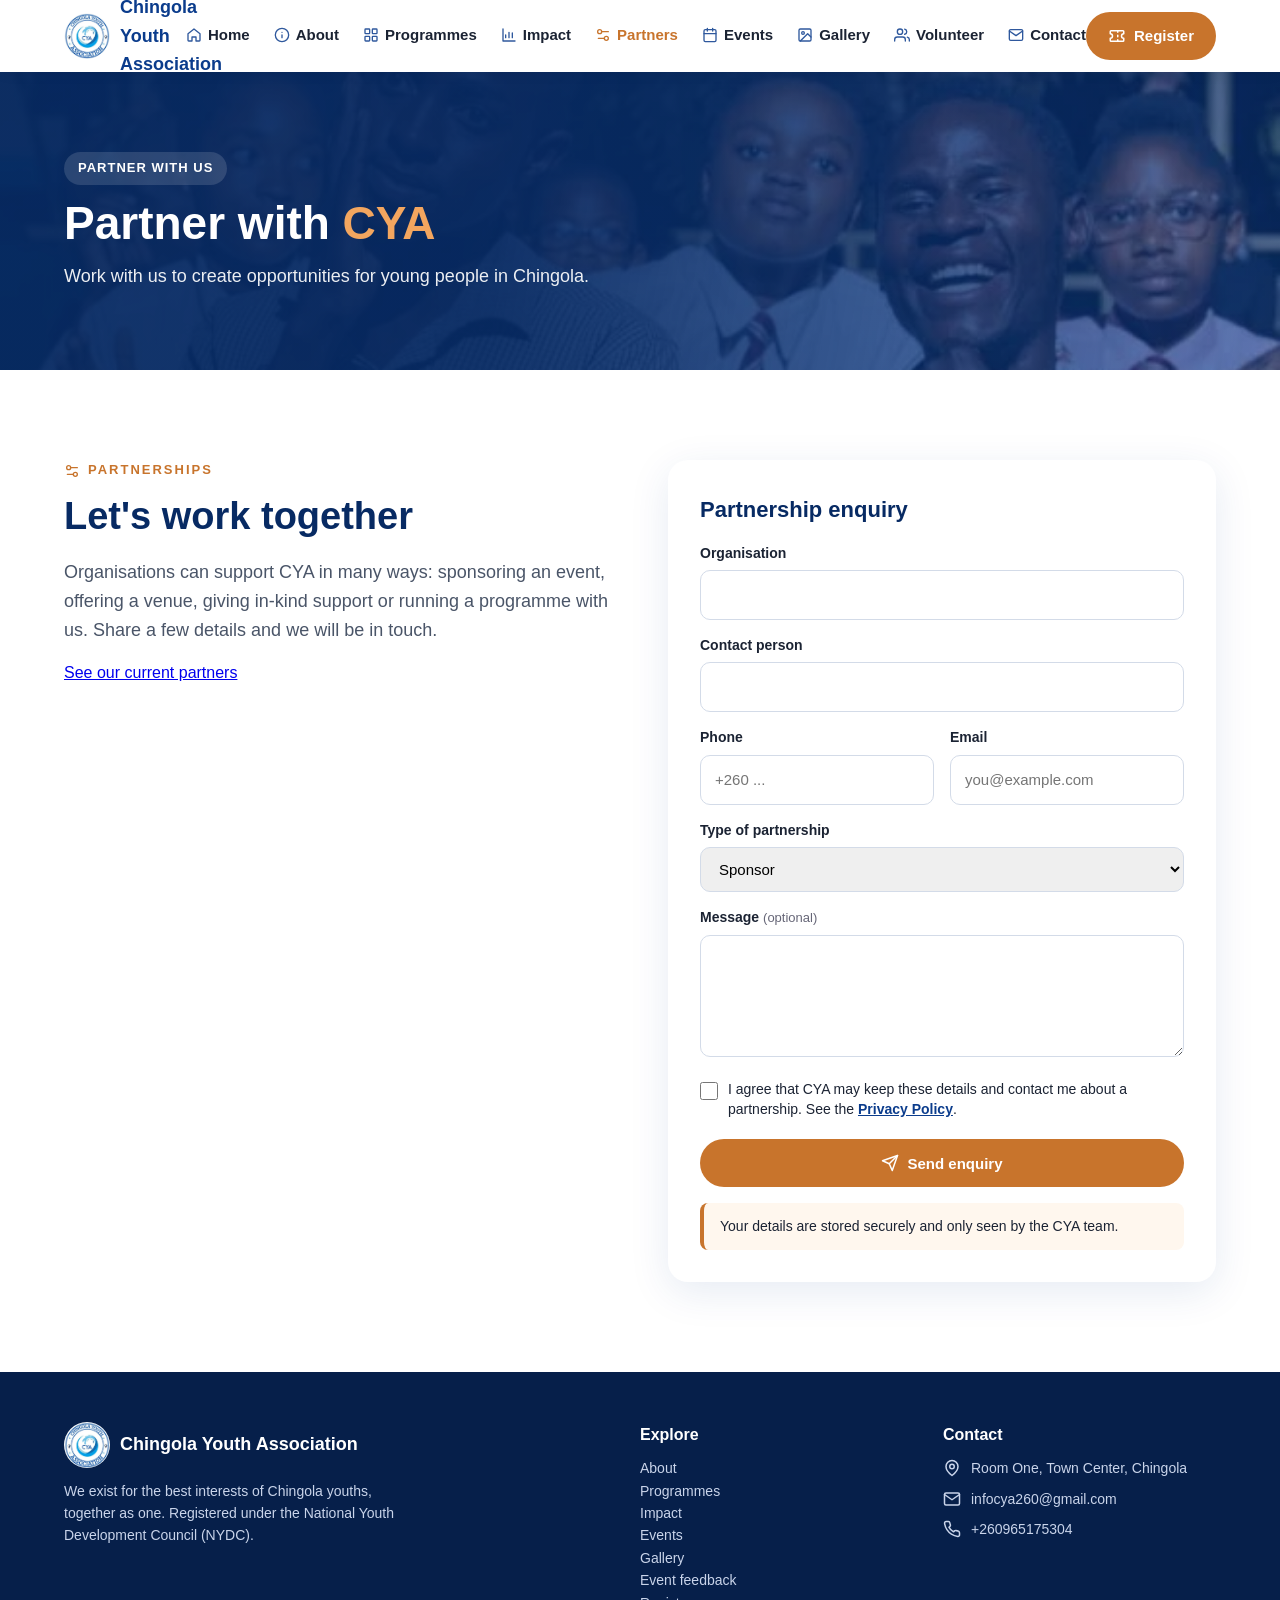
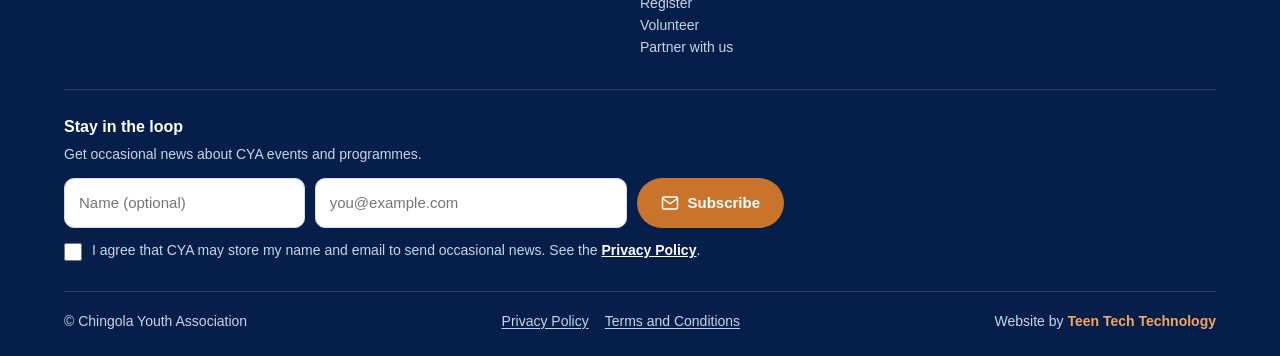
<file: partner.html>
<!doctype html>
<html lang="en">
  <head>
    <meta charset="utf-8">
    <meta name="viewport" content="width=device-width,initial-scale=1">
    <title>Partner with us | Chingola Youth Association</title>
    <meta name="description" content="Partner with Chingola Youth Association as a sponsor, venue, in-kind supporter or programme partner.">
    <meta name="theme-color" content="#0b3c8c">
    <link rel="icon" href="favicon.ico" sizes="any">
    <link rel="icon" type="image/png" href="img/favicon.png">
    <link rel="apple-touch-icon" href="img/apple-touch-icon.png">
    <meta property="og:type" content="website">
    <meta property="og:title" content="Partner with us | Chingola Youth Association">
    <meta property="og:description" content="Partner with Chingola Youth Association as a sponsor, venue, in-kind supporter or programme partner.">
    <meta property="og:url" content="https://teentech-technology.github.io/cya-website/partner.html">
    <meta property="og:image" content="https://teentech-technology.github.io/cya-website/img/og.jpg">
    <meta name="twitter:card" content="summary_large_image">
    <link rel="canonical" href="https://teentech-technology.github.io/cya-website/partner.html">
    <link rel="stylesheet" href="style.css">
  </head>
  <body>
<svg width="0" height="0" class="sprite" style="position:absolute" aria-hidden="true"><symbol id="i-cal" viewBox="0 0 24 24"><rect x="3" y="4" width="18" height="18" rx="2"/><path d="M16 2v4M8 2v4M3 10h18"/></symbol><symbol id="i-chart" viewBox="0 0 24 24"><path d="M3 3v18h18M7 16v-4M12 16V8M17 16v-7"/></symbol><symbol id="i-grid" viewBox="0 0 24 24"><rect x="3" y="3" width="7" height="7" rx="1"/><rect x="14" y="3" width="7" height="7" rx="1"/><rect x="3" y="14" width="7" height="7" rx="1"/><rect x="14" y="14" width="7" height="7" rx="1"/></symbol><symbol id="i-hand" viewBox="0 0 24 24"><path d="M20 7h-9M14 17H5"/><circle cx="17" cy="17" r="3"/><circle cx="7" cy="7" r="3"/></symbol><symbol id="i-home" viewBox="0 0 24 24"><path d="m3 10 9-7 9 7v10a1 1 0 0 1-1 1h-5v-6H9v6H4a1 1 0 0 1-1-1Z"/></symbol><symbol id="i-img" viewBox="0 0 24 24"><rect x="3" y="3" width="18" height="18" rx="2"/><circle cx="9" cy="9" r="2"/><path d="m21 15-5-5L5 21"/></symbol><symbol id="i-info" viewBox="0 0 24 24"><circle cx="12" cy="12" r="10"/><path d="M12 16v-4M12 8h.01"/></symbol><symbol id="i-mail" viewBox="0 0 24 24"><rect x="2" y="4" width="20" height="16" rx="2"/><path d="m22 6-10 7L2 6"/></symbol><symbol id="i-menu" viewBox="0 0 24 24"><path d="M4 6h16M4 12h16M4 18h16"/></symbol><symbol id="i-send" viewBox="0 0 24 24"><path d="m22 2-7 20-4-9-9-4Z"/><path d="M22 2 11 13"/></symbol><symbol id="i-ticket" viewBox="0 0 24 24"><path d="M3 9V6a1 1 0 0 1 1-1h16a1 1 0 0 1 1 1v3a3 3 0 0 0 0 6v3a1 1 0 0 1-1 1H4a1 1 0 0 1-1-1v-3a3 3 0 0 0 0-6Z"/><path d="M13 5v2M13 11v2M13 17v2"/></symbol><symbol id="i-users" viewBox="0 0 24 24"><path d="M17 21v-2a4 4 0 0 0-4-4H5a4 4 0 0 0-4 4v2"/><circle cx="9" cy="7" r="4"/><path d="M23 21v-2a4 4 0 0 0-3-3.9M16 3.1a4 4 0 0 1 0 7.8"/></symbol></svg>

    <!-- Navigation (top menu bar) -->
    <nav>
      <div class="w">
        <a class="brand" href="index.html"><img src="img/logo.webp" alt="CYA logo">Chingola Youth Association</a>
        <ul>
          <li><a href="index.html" class=""><svg class="ic" aria-hidden="true" focusable="false"><use href="#i-home"/></svg><span>Home</span></a></li>
          <li><a href="about.html" class=""><svg class="ic" aria-hidden="true" focusable="false"><use href="#i-info"/></svg><span>About</span></a></li>
          <li><a href="programmes.html" class=""><svg class="ic" aria-hidden="true" focusable="false"><use href="#i-grid"/></svg><span>Programmes</span></a></li>
          <li><a href="impact.html" class=""><svg class="ic" aria-hidden="true" focusable="false"><use href="#i-chart"/></svg><span>Impact</span></a></li>
          <li><a href="partners.html" class="on"><svg class="ic" aria-hidden="true" focusable="false"><use href="#i-hand"/></svg><span>Partners</span></a></li>
          <li><a href="events.html" class=""><svg class="ic" aria-hidden="true" focusable="false"><use href="#i-cal"/></svg><span>Events</span></a></li>
          <li><a href="gallery.html" class=""><svg class="ic" aria-hidden="true" focusable="false"><use href="#i-img"/></svg><span>Gallery</span></a></li>
          <li><a href="volunteer.html" class=""><svg class="ic" aria-hidden="true" focusable="false"><use href="#i-users"/></svg><span>Volunteer</span></a></li>
          <li><a href="contact.html" class=""><svg class="ic" aria-hidden="true" focusable="false"><use href="#i-mail"/></svg><span>Contact</span></a></li>
        </ul>
        <a class="btn bc" href="register.html" style="padding:10px 20px"><svg class="ic" aria-hidden="true" focusable="false"><use href="#i-ticket"/></svg><span>Register</span></a>
        <button class="menu" aria-label="Menu" aria-expanded="false"><svg class="ic" aria-hidden="true" focusable="false"><use href="#i-menu"/></svg></button>
      </div>
    </nav>

    <!-- Page header (banner with background photo) -->
    <header class="ph" style="--img:url(img/indaba-hero.webp)">
      <div class="w">
        <span class="tag">Partner with us</span>
        <h1>Partner with <span style="color:#f3a65f">CYA</span></h1>
        <p>Work with us to create opportunities for young people in Chingola.</p>
      </div>
    </header>

    <section>
      <div class="w two" style="align-items:start">
        <div>
          <span class="k"><svg class="ic kic" aria-hidden="true" focusable="false"><use href="#i-hand"/></svg>Partnerships</span>
          <h2>Let's work together</h2>
          <p class="lead">Organisations can support CYA in many ways: sponsoring an event, offering a venue, giving in-kind support or running a programme with us. Share a few details and we will be in touch.</p>
          <p style="margin-top:16px"><a href="partners.html">See our current partners</a></p>
        </div>
        <form class="form" data-table="partners" data-thanks="Thank you for your interest in partnering with CYA. We will be in touch soon." novalidate>
          <h3 style="color:var(--bd);font-size:22px">Partnership enquiry</h3>
          <label for="po">Organisation</label>
          <input id="po" data-col="organisation" required maxlength="160" autocomplete="organization">
          <label for="pc">Contact person</label>
          <input id="pc" data-col="contact_person" required maxlength="120" autocomplete="name">
          <div class="row">
            <div><label for="pp">Phone</label><input id="pp" data-col="phone" type="tel" required minlength="5" maxlength="40" placeholder="+260 ..." autocomplete="tel"></div>
            <div><label for="pe">Email</label><input id="pe" data-col="email" type="email" required maxlength="200" placeholder="you@example.com" autocomplete="email"></div>
          </div>
          <label for="pt">Type of partnership</label>
          <select id="pt" data-col="partnership_type" required>
            <option value="sponsor">Sponsor</option><option value="venue">Venue</option><option value="in-kind">In-kind support</option><option value="programme">Programme partner</option><option value="other">Other</option>
          </select>
          <label for="pm">Message <em>(optional)</em></label>
          <textarea id="pm" data-col="message" rows="4" maxlength="2000"></textarea>
          <div class="hp" aria-hidden="true"><label for="website">Leave this empty</label><input id="website" name="website" tabindex="-1" autocomplete="off"></div>
          <label class="cb"><input type="checkbox" name="consent" required><span>I agree that CYA may keep these details and contact me about a partnership. See the <a href="privacy.html" target="_blank" rel="noopener">Privacy Policy<span class="sr"> (opens in a new tab)</span></a>.</span></label>
          <button class="btn bc" type="submit" style="width:100%;margin-top:14px"><svg class="ic" aria-hidden="true" focusable="false"><use href="#i-send"/></svg><span>Send enquiry</span></button>
          <p class="note">Your details are stored securely and only seen by the CYA team.</p>
        </form>
      </div>
    </section>

    <!-- Footer -->
    <footer>
      <div class="w">
        <div class="fg">
          <div>
            <a class="brand" href="index.html" style="color:#fff"><img src="img/logo.webp" alt="">Chingola Youth Association</a>
            <p style="margin-top:12px;font-size:14px;max-width:360px">We exist for the best interests of Chingola youths, together as one. Registered under the National Youth Development Council (NYDC).</p>
          </div>
          <div>
            <h4>Explore</h4>
            <a href="about.html">About</a>
            <a href="programmes.html">Programmes</a>
            <a href="impact.html">Impact</a>
            <a href="events.html">Events</a>
            <a href="gallery.html">Gallery</a>
            <a href="feedback.html">Event feedback</a>
            <a href="register.html">Register</a>
            <a href="volunteer.html">Volunteer</a>
            <a href="partner.html">Partner with us</a>
          </div>
          <div>
            <h4>Contact</h4>
            <span class="fc"><svg class="fi" viewBox="0 0 24 24" aria-hidden="true" focusable="false"><path d="M20 10c0 6-8 12-8 12s-8-6-8-12a8 8 0 0 1 16 0Z"/><circle cx="12" cy="10" r="3"/></svg><span>Room One, Town Center, Chingola</span></span>
            <a class="fc" href="mailto:infocya260@gmail.com"><svg class="fi" viewBox="0 0 24 24" aria-hidden="true" focusable="false"><rect x="2" y="4" width="20" height="16" rx="2"/><path d="m22 6-10 7L2 6"/></svg><span>infocya260@gmail.com</span></a>
            <a class="fc" href="tel:+260965175304"><svg class="fi" viewBox="0 0 24 24" aria-hidden="true" focusable="false"><path d="M22 16.9v3a2 2 0 0 1-2.2 2 19.8 19.8 0 0 1-8.6-3.1 19.5 19.5 0 0 1-6-6A19.8 19.8 0 0 1 2.1 4.2 2 2 0 0 1 4.1 2h3a2 2 0 0 1 2 1.7c.1.9.4 1.8.7 2.7a2 2 0 0 1-.5 2.1L8 9.8a16 16 0 0 0 6 6l1.3-1.3a2 2 0 0 1 2.1-.4c.9.3 1.8.6 2.7.7a2 2 0 0 1 1.7 2Z"/></svg><span>+260965175304</span></a>
          </div>
        </div>
        <form class="nl" data-subscribe novalidate>
          <h4>Stay in the loop</h4>
          <p>Get occasional news about CYA events and programmes.</p>
          <div class="nlr">
            <label class="sr" for="nl-name">Name (optional)</label><input id="nl-name" name="name" maxlength="120" placeholder="Name (optional)" autocomplete="name">
            <label class="sr" for="nl-email">Email</label><input id="nl-email" name="email" type="email" required maxlength="200" placeholder="you@example.com" autocomplete="email">
            <button class="btn bc" type="submit"><svg class="ic" aria-hidden="true" focusable="false"><use href="#i-mail"/></svg><span>Subscribe</span></button>
          </div>
          <label class="cb"><input type="checkbox" name="consent" required><span>I agree that CYA may store my name and email to send occasional news. See the <a href="privacy.html" target="_blank" rel="noopener">Privacy Policy<span class="sr"> (opens in a new tab)</span></a>.</span></label>
          <div class="hp" aria-hidden="true"><label for="nl-w">Leave this empty</label><input id="nl-w" name="website" tabindex="-1" autocomplete="off"></div>
          <p class="fmsg" role="status"></p>
        </form>
        <div class="cr">
          <span>© Chingola Youth Association</span>
          <span class="legal"><a href="privacy.html">Privacy Policy</a><a href="terms.html">Terms and Conditions</a></span>
          <span>Website by <strong>Teen Tech Technology</strong></span>
        </div>
      </div>
    </footer>

    <!-- Scripts: mobile menu, forms and photo viewer -->
    <script src="site.js"></script>
    <script src="db.js"></script>
    <script src="extras.js"></script>
    <script src="forms.js"></script>
  </body>
</html>
</file>
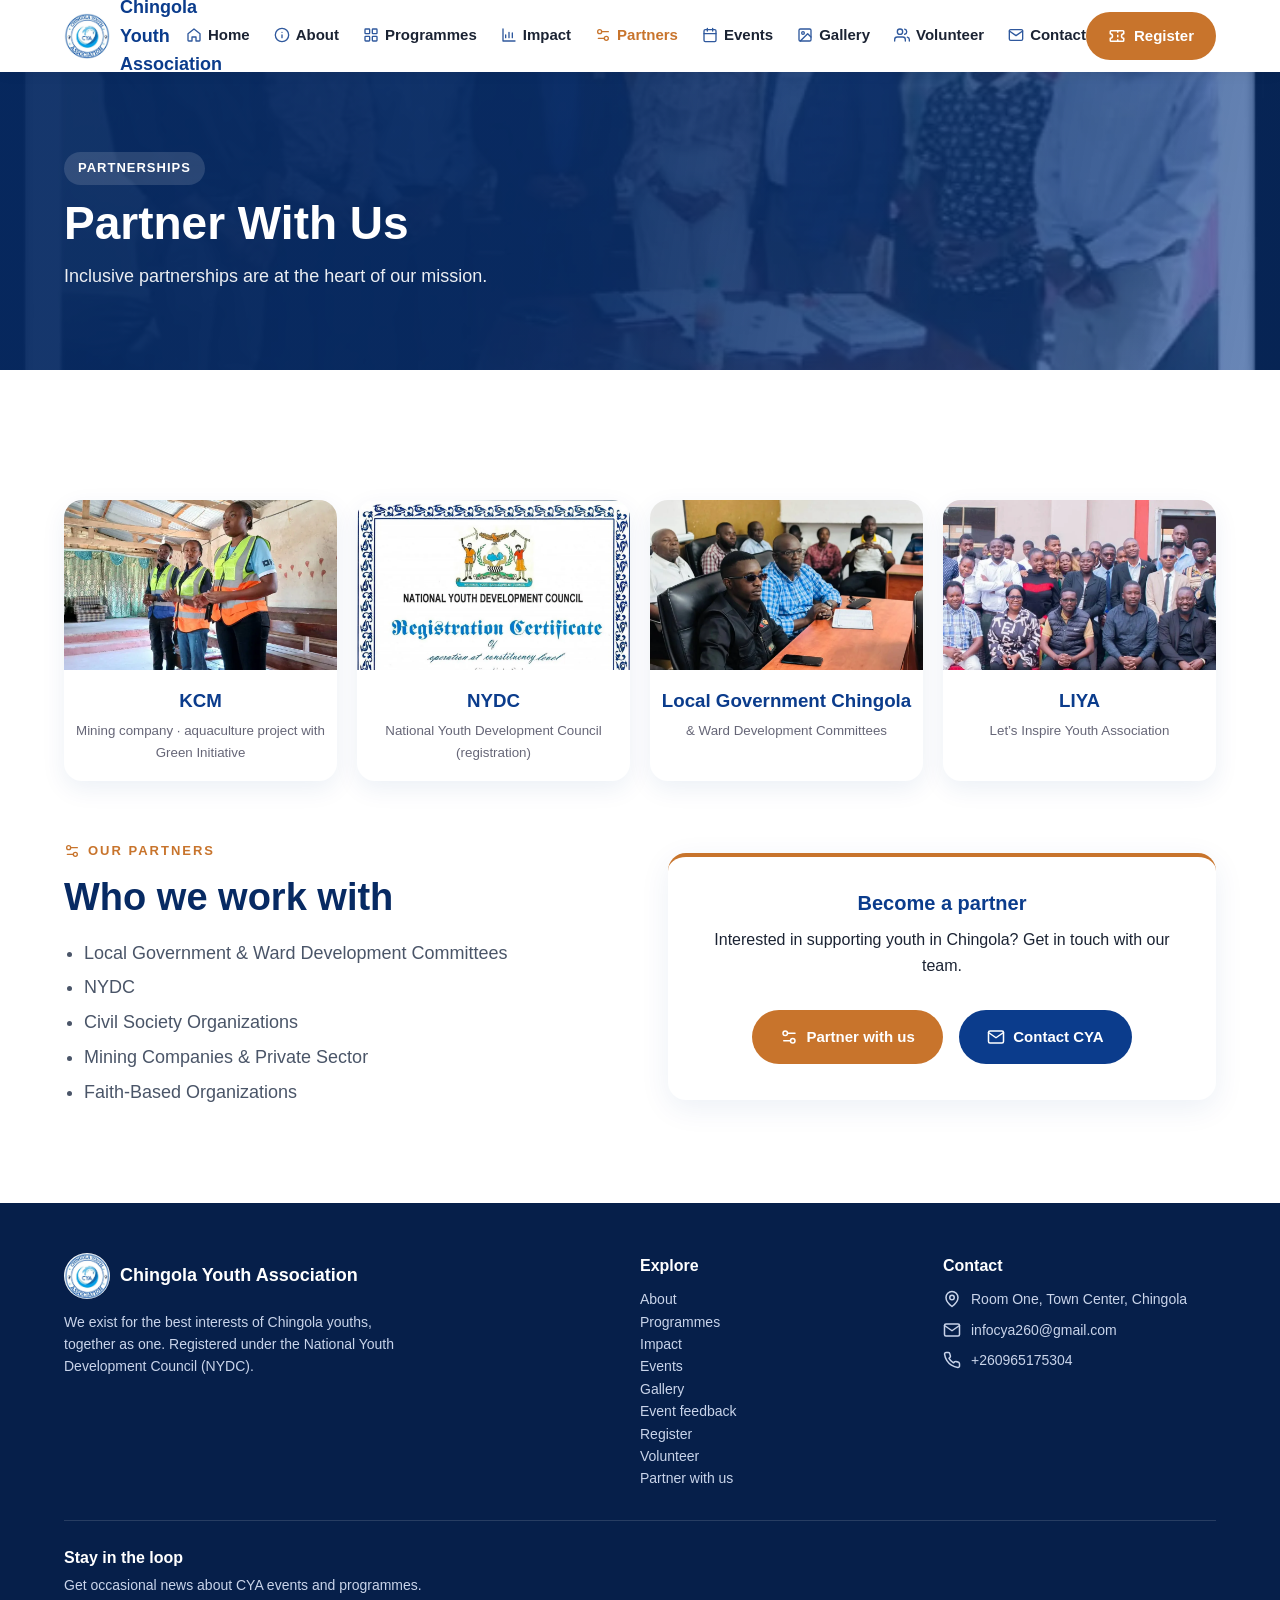
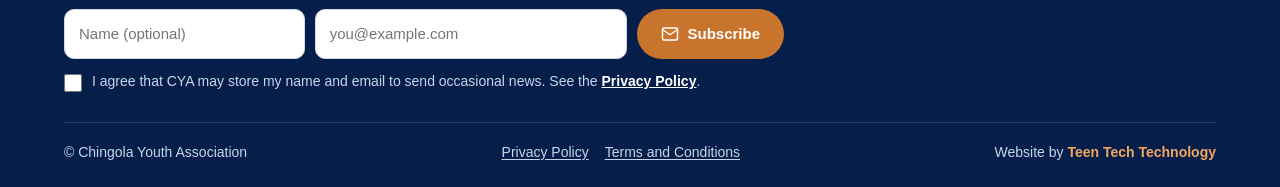
<file: partners.html>
<!doctype html>
<html lang="en">
  <head>
    <meta charset="utf-8">
    <meta name="viewport" content="width=device-width,initial-scale=1">
    <title>Partners | Chingola Youth Association</title>
    <meta name="description" content="Partner with Chingola Youth Association to support young people in Chingola, Zambia.">
    <meta name="theme-color" content="#0b3c8c">
    <link rel="icon" href="favicon.ico" sizes="any">
    <link rel="icon" type="image/png" href="img/favicon.png">
    <link rel="apple-touch-icon" href="img/apple-touch-icon.png">
    <meta property="og:type" content="website">
    <meta property="og:title" content="Partners | Chingola Youth Association">
    <meta property="og:description" content="Partner with Chingola Youth Association to support young people in Chingola, Zambia.">
    <meta property="og:url" content="https://teentech-technology.github.io/cya-website/partners.html">
    <meta property="og:image" content="https://teentech-technology.github.io/cya-website/img/og.jpg">
    <meta name="twitter:card" content="summary_large_image">
    <link rel="canonical" href="https://teentech-technology.github.io/cya-website/partners.html">
    <link rel="stylesheet" href="style.css">
  </head>
  <body>
<svg width="0" height="0" class="sprite" style="position:absolute" aria-hidden="true"><symbol id="i-cal" viewBox="0 0 24 24"><rect x="3" y="4" width="18" height="18" rx="2"/><path d="M16 2v4M8 2v4M3 10h18"/></symbol><symbol id="i-chart" viewBox="0 0 24 24"><path d="M3 3v18h18M7 16v-4M12 16V8M17 16v-7"/></symbol><symbol id="i-grid" viewBox="0 0 24 24"><rect x="3" y="3" width="7" height="7" rx="1"/><rect x="14" y="3" width="7" height="7" rx="1"/><rect x="3" y="14" width="7" height="7" rx="1"/><rect x="14" y="14" width="7" height="7" rx="1"/></symbol><symbol id="i-hand" viewBox="0 0 24 24"><path d="M20 7h-9M14 17H5"/><circle cx="17" cy="17" r="3"/><circle cx="7" cy="7" r="3"/></symbol><symbol id="i-home" viewBox="0 0 24 24"><path d="m3 10 9-7 9 7v10a1 1 0 0 1-1 1h-5v-6H9v6H4a1 1 0 0 1-1-1Z"/></symbol><symbol id="i-img" viewBox="0 0 24 24"><rect x="3" y="3" width="18" height="18" rx="2"/><circle cx="9" cy="9" r="2"/><path d="m21 15-5-5L5 21"/></symbol><symbol id="i-info" viewBox="0 0 24 24"><circle cx="12" cy="12" r="10"/><path d="M12 16v-4M12 8h.01"/></symbol><symbol id="i-mail" viewBox="0 0 24 24"><rect x="2" y="4" width="20" height="16" rx="2"/><path d="m22 6-10 7L2 6"/></symbol><symbol id="i-menu" viewBox="0 0 24 24"><path d="M4 6h16M4 12h16M4 18h16"/></symbol><symbol id="i-ticket" viewBox="0 0 24 24"><path d="M3 9V6a1 1 0 0 1 1-1h16a1 1 0 0 1 1 1v3a3 3 0 0 0 0 6v3a1 1 0 0 1-1 1H4a1 1 0 0 1-1-1v-3a3 3 0 0 0 0-6Z"/><path d="M13 5v2M13 11v2M13 17v2"/></symbol><symbol id="i-users" viewBox="0 0 24 24"><path d="M17 21v-2a4 4 0 0 0-4-4H5a4 4 0 0 0-4 4v2"/><circle cx="9" cy="7" r="4"/><path d="M23 21v-2a4 4 0 0 0-3-3.9M16 3.1a4 4 0 0 1 0 7.8"/></symbol></svg>

    <!-- Navigation (top menu bar) -->
    <nav>
      <div class="w">
        <a class="brand" href="index.html"><img src="img/logo.webp" alt="CYA logo">Chingola Youth Association</a>
        <ul>
          <li><a href="index.html" class=""><svg class="ic" aria-hidden="true" focusable="false"><use href="#i-home"/></svg><span>Home</span></a></li>
          <li><a href="about.html" class=""><svg class="ic" aria-hidden="true" focusable="false"><use href="#i-info"/></svg><span>About</span></a></li>
          <li><a href="programmes.html" class=""><svg class="ic" aria-hidden="true" focusable="false"><use href="#i-grid"/></svg><span>Programmes</span></a></li>
          <li><a href="impact.html" class=""><svg class="ic" aria-hidden="true" focusable="false"><use href="#i-chart"/></svg><span>Impact</span></a></li>
          <li><a href="partners.html" class="on"><svg class="ic" aria-hidden="true" focusable="false"><use href="#i-hand"/></svg><span>Partners</span></a></li>
          <li><a href="events.html" class=""><svg class="ic" aria-hidden="true" focusable="false"><use href="#i-cal"/></svg><span>Events</span></a></li>
          <li><a href="gallery.html" class=""><svg class="ic" aria-hidden="true" focusable="false"><use href="#i-img"/></svg><span>Gallery</span></a></li>
          <li><a href="volunteer.html" class=""><svg class="ic" aria-hidden="true" focusable="false"><use href="#i-users"/></svg><span>Volunteer</span></a></li>
          <li><a href="contact.html" class=""><svg class="ic" aria-hidden="true" focusable="false"><use href="#i-mail"/></svg><span>Contact</span></a></li>
        </ul>
        <a class="btn bc" href="register.html" style="padding:10px 20px"><svg class="ic" aria-hidden="true" focusable="false"><use href="#i-ticket"/></svg><span>Register</span></a>
        <button class="menu" aria-label="Menu" aria-expanded="false"><svg class="ic" aria-hidden="true" focusable="false"><use href="#i-menu"/></svg></button>
      </div>
    </nav>

    <!-- Page header (banner with background photo) -->
    <header class="ph" style="--img:url(img/kcm.webp)">
      <div class="w">
        <span class="tag">Partnerships</span>
        <h1>Partner With Us</h1>
        <p>Inclusive partnerships are at the heart of our mission.</p>
      </div>
    </header>

    <!-- Partner cards -->
    <section>
      <div class="w">
        <div class="parts">
          <div class="p">
            <img src="img/kcm-partner.webp" alt="KCM partnership">
            <h3>KCM</h3>
            <small>Mining company · aquaculture project with Green Initiative</small>
          </div>
          <div class="p">
            <img src="img/nydc.webp" style="object-position:top" alt="National Youth Development Council (NYDC)">
            <h3>NYDC</h3>
            <small>National Youth Development Council (registration)</small>
          </div>
          <div class="p">
            <img src="img/local-gov-partner.webp" alt="Local Government Chingola meeting">
            <h3>Local Government Chingola</h3>
            <small>&amp; Ward Development Committees</small>
          </div>
          <div class="p">
            <img src="img/liya.webp" style="object-position:center 30%" alt="CYA and LIYA group photo">
            <h3>LIYA</h3>
            <small>Let’s Inspire Youth Association</small>
          </div>
        </div>
        <div class="two" style="margin-top:60px">
          <div>
            <span class="k"><svg class="ic kic" aria-hidden="true" focusable="false"><use href="#i-hand"/></svg>Our Partners</span>
            <h2>Who we work with</h2>
            <ul class="list lead">
              <li>Local Government &amp; Ward Development Committees</li>
              <li>NYDC</li>
              <li>Civil Society Organizations</li>
              <li>Mining Companies &amp; Private Sector</li>
              <li>Faith-Based Organizations</li>
            </ul>
          </div>
          <div class="card cta">
            <h3>Become a partner</h3>
            <p>Interested in supporting youth in Chingola? Get in touch with our team.</p>
            <br>
            <a class="btn bc" href="partner.html"><svg class="ic" aria-hidden="true" focusable="false"><use href="#i-hand"/></svg><span>Partner with us</span></a> <a class="btn bb" href="contact.html"><svg class="ic" aria-hidden="true" focusable="false"><use href="#i-mail"/></svg><span>Contact CYA</span></a>
          </div>
        </div>
      </div>
    </section>

    <!-- Footer -->
    <footer>
      <div class="w">
        <div class="fg">
          <div>
            <a class="brand" href="index.html" style="color:#fff"><img src="img/logo.webp" alt="">Chingola Youth Association</a>
            <p style="margin-top:12px;font-size:14px;max-width:360px">We exist for the best interests of Chingola youths, together as one. Registered under the National Youth Development Council (NYDC).</p>
          </div>
          <div>
            <h4>Explore</h4>
            <a href="about.html">About</a>
            <a href="programmes.html">Programmes</a>
            <a href="impact.html">Impact</a>
            <a href="events.html">Events</a>
            <a href="gallery.html">Gallery</a>
            <a href="feedback.html">Event feedback</a>
            <a href="register.html">Register</a>
            <a href="volunteer.html">Volunteer</a>
            <a href="partner.html">Partner with us</a>
          </div>
          <div>
            <h4>Contact</h4>
            <span class="fc"><svg class="fi" viewBox="0 0 24 24" aria-hidden="true" focusable="false"><path d="M20 10c0 6-8 12-8 12s-8-6-8-12a8 8 0 0 1 16 0Z"/><circle cx="12" cy="10" r="3"/></svg><span>Room One, Town Center, Chingola</span></span>
            <a class="fc" href="mailto:infocya260@gmail.com"><svg class="fi" viewBox="0 0 24 24" aria-hidden="true" focusable="false"><rect x="2" y="4" width="20" height="16" rx="2"/><path d="m22 6-10 7L2 6"/></svg><span>infocya260@gmail.com</span></a>
            <a class="fc" href="tel:+260965175304"><svg class="fi" viewBox="0 0 24 24" aria-hidden="true" focusable="false"><path d="M22 16.9v3a2 2 0 0 1-2.2 2 19.8 19.8 0 0 1-8.6-3.1 19.5 19.5 0 0 1-6-6A19.8 19.8 0 0 1 2.1 4.2 2 2 0 0 1 4.1 2h3a2 2 0 0 1 2 1.7c.1.9.4 1.8.7 2.7a2 2 0 0 1-.5 2.1L8 9.8a16 16 0 0 0 6 6l1.3-1.3a2 2 0 0 1 2.1-.4c.9.3 1.8.6 2.7.7a2 2 0 0 1 1.7 2Z"/></svg><span>+260965175304</span></a>
          </div>
        </div>
        <form class="nl" data-subscribe novalidate>
          <h4>Stay in the loop</h4>
          <p>Get occasional news about CYA events and programmes.</p>
          <div class="nlr">
            <label class="sr" for="nl-name">Name (optional)</label><input id="nl-name" name="name" maxlength="120" placeholder="Name (optional)" autocomplete="name">
            <label class="sr" for="nl-email">Email</label><input id="nl-email" name="email" type="email" required maxlength="200" placeholder="you@example.com" autocomplete="email">
            <button class="btn bc" type="submit"><svg class="ic" aria-hidden="true" focusable="false"><use href="#i-mail"/></svg><span>Subscribe</span></button>
          </div>
          <label class="cb"><input type="checkbox" name="consent" required><span>I agree that CYA may store my name and email to send occasional news. See the <a href="privacy.html" target="_blank" rel="noopener">Privacy Policy<span class="sr"> (opens in a new tab)</span></a>.</span></label>
          <div class="hp" aria-hidden="true"><label for="nl-w">Leave this empty</label><input id="nl-w" name="website" tabindex="-1" autocomplete="off"></div>
          <p class="fmsg" role="status"></p>
        </form>
        <div class="cr">
          <span>© Chingola Youth Association</span>
          <span class="legal"><a href="privacy.html">Privacy Policy</a><a href="terms.html">Terms and Conditions</a></span>
          <span>Website by <strong>Teen Tech Technology</strong></span>
        </div>
      </div>
    </footer>

    <!-- Scripts: mobile menu, forms and photo viewer -->
    <script src="site.js"></script>
    <script src="db.js"></script>
    <script src="extras.js"></script>
  </body>
</html>
</file>
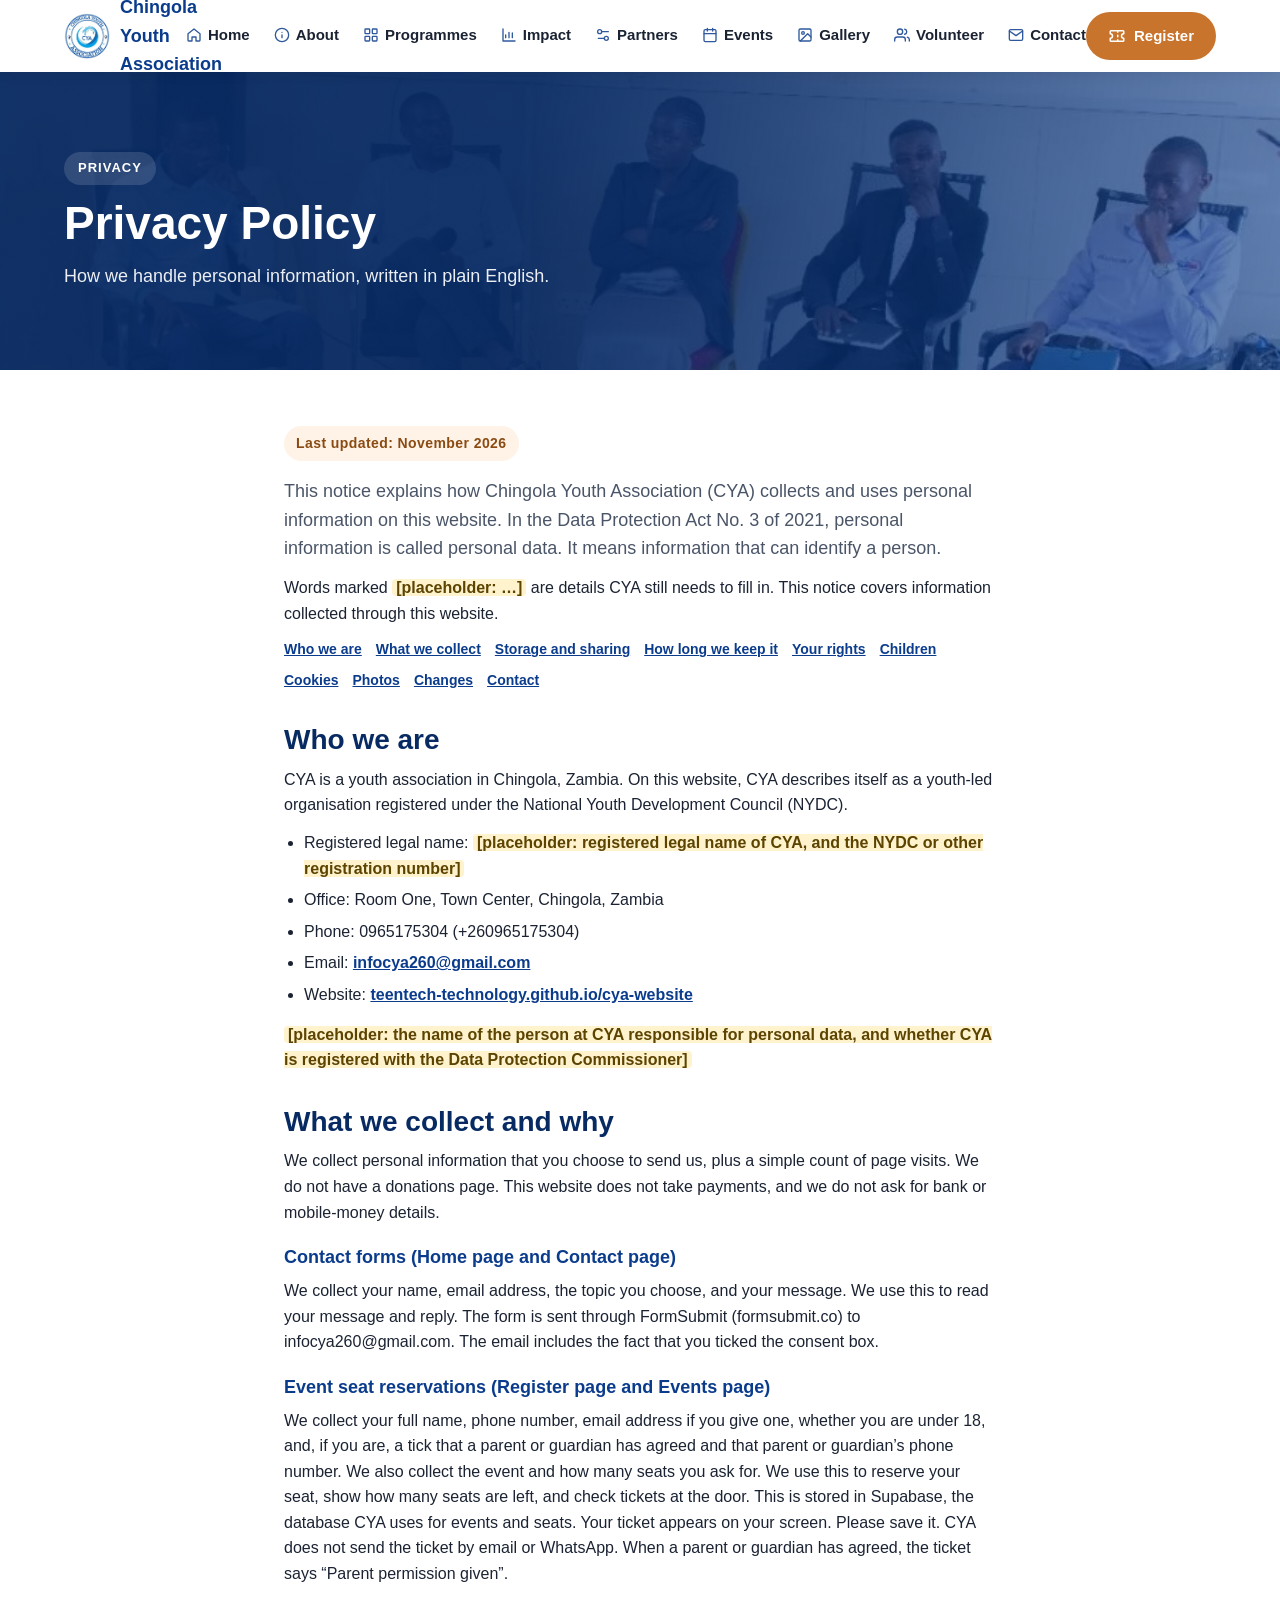
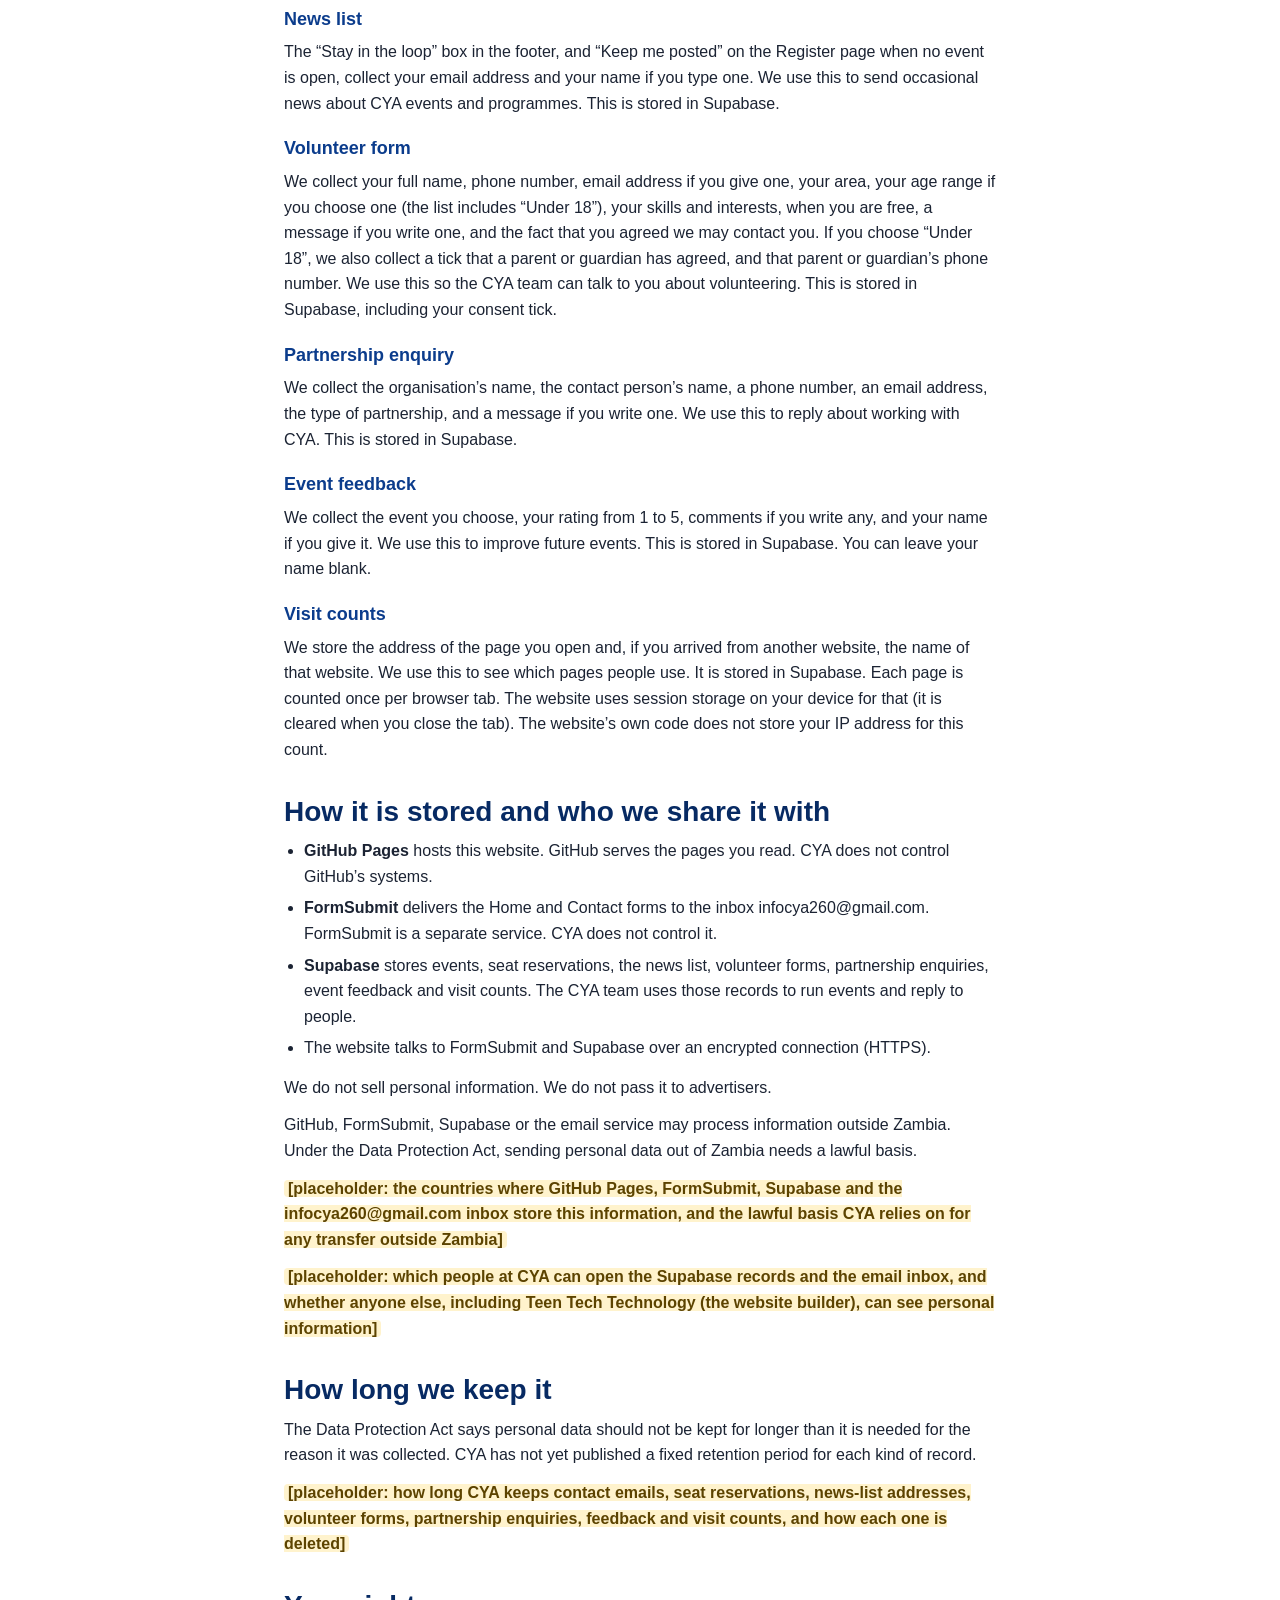
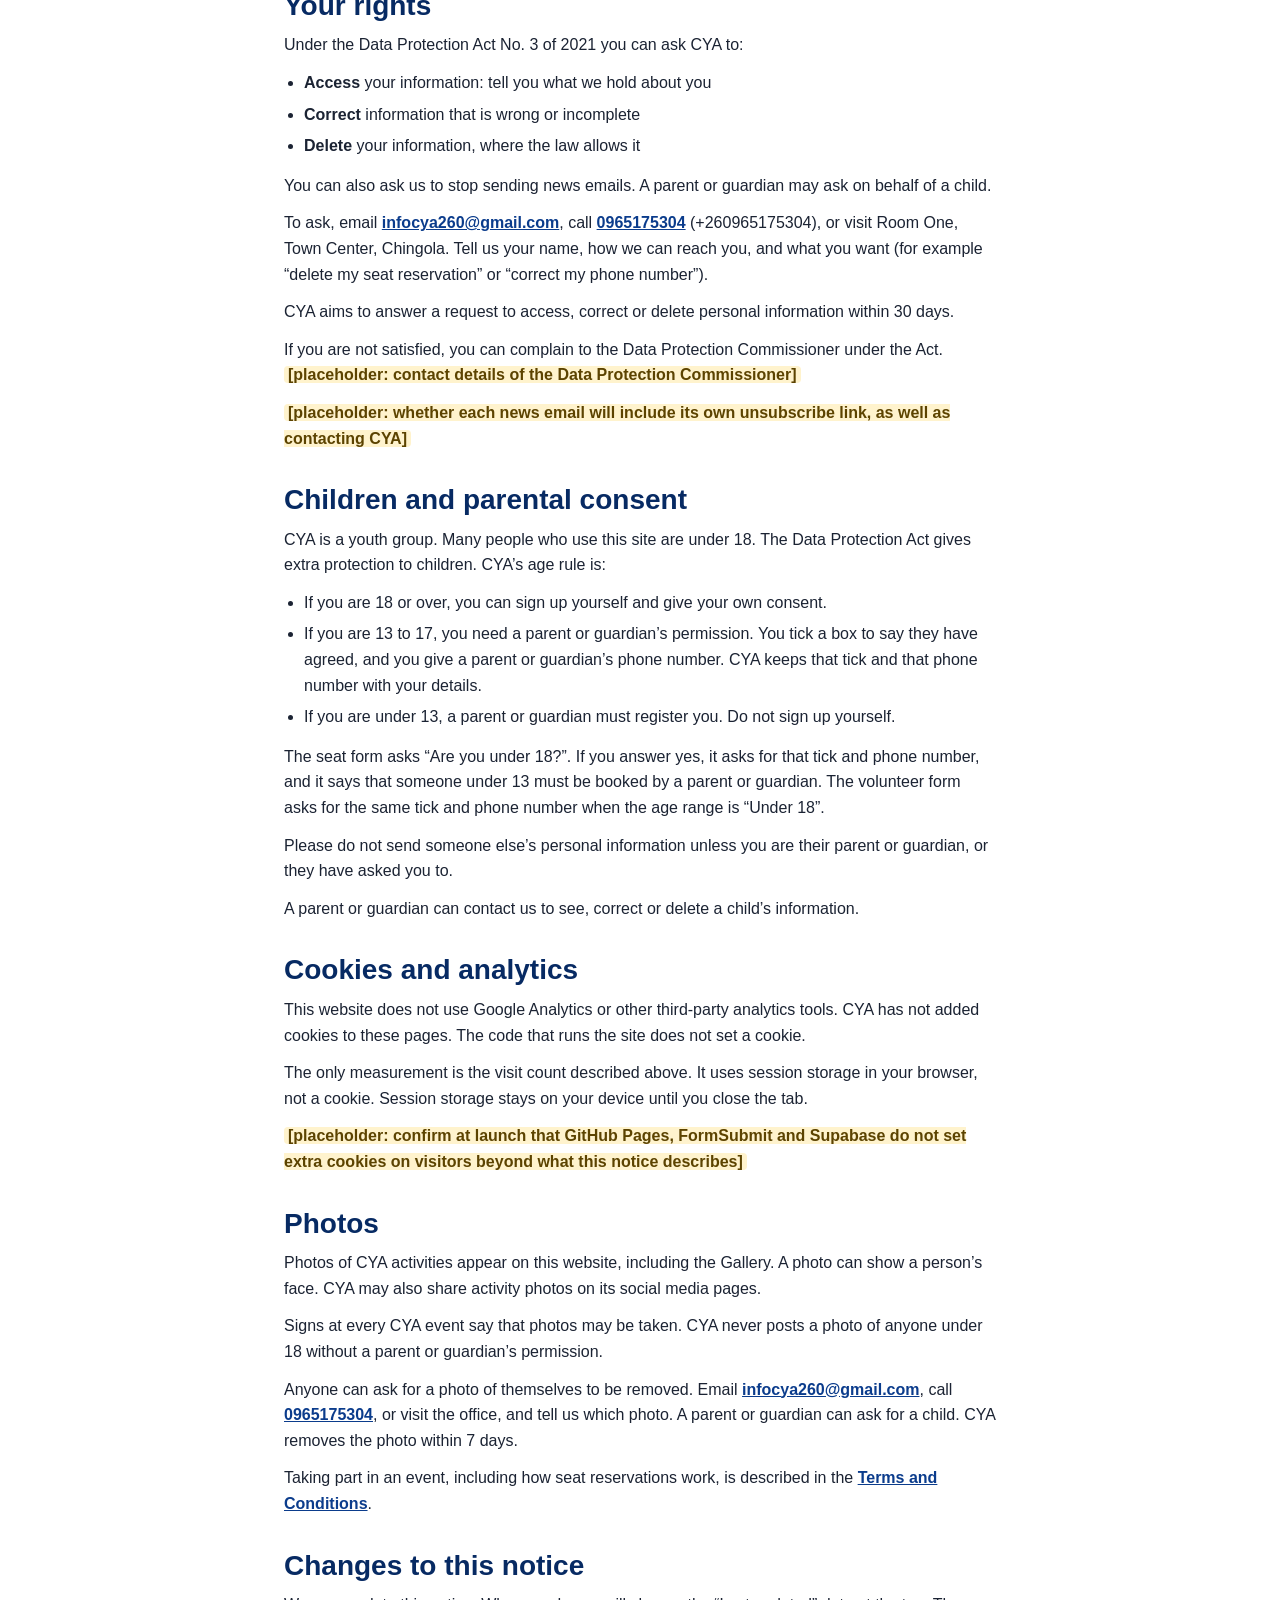
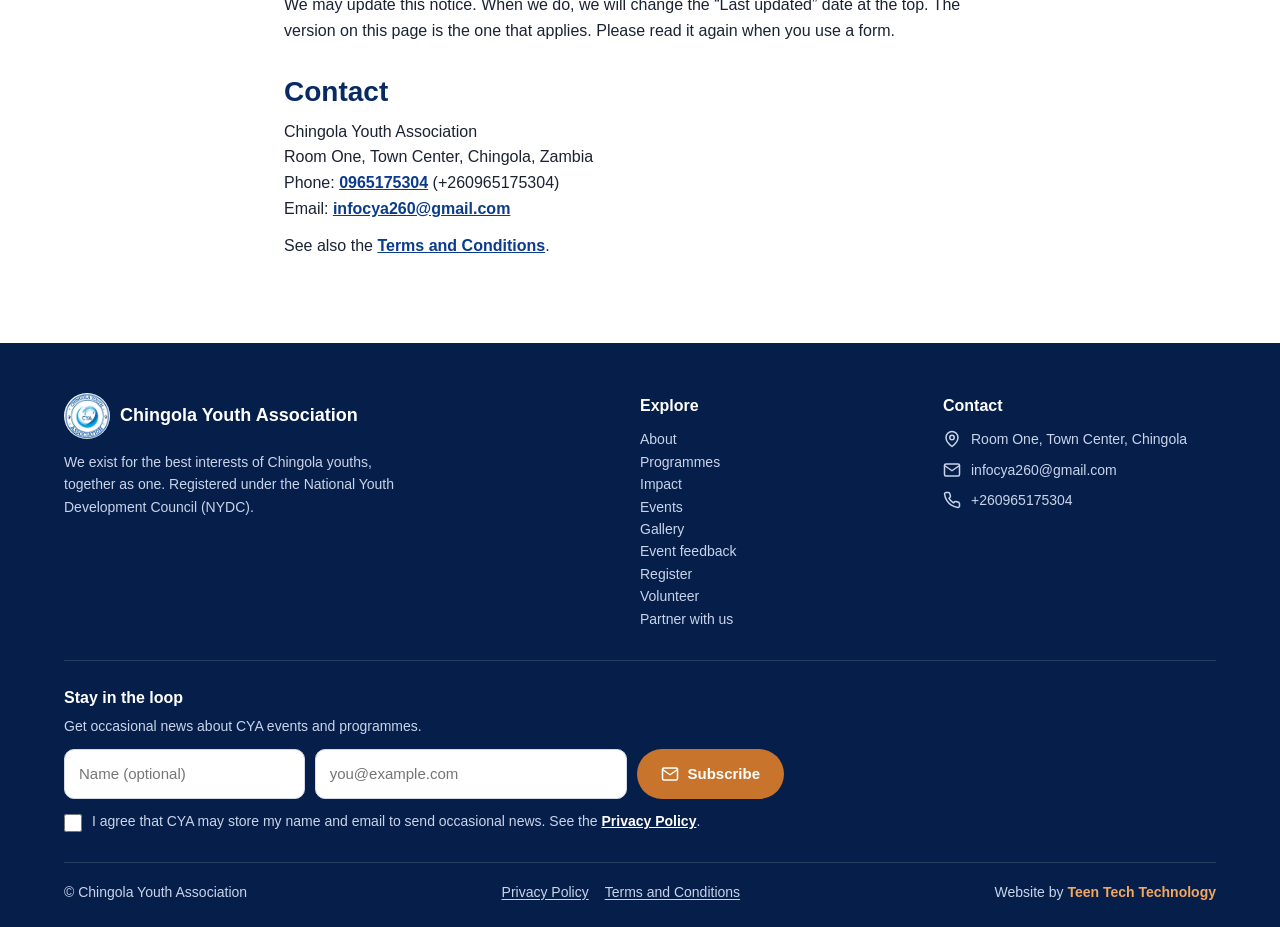
<file: privacy.html>
<!doctype html>
<html lang="en">
  <head>
    <meta charset="utf-8">
    <meta name="viewport" content="width=device-width,initial-scale=1">
    <title>Privacy Policy | Chingola Youth Association</title>
    <meta name="description" content="How Chingola Youth Association collects, stores and shares personal information on this website, and the rights you have under Zambia's Data Protection Act.">
    <meta name="theme-color" content="#0b3c8c">
    <link rel="icon" href="favicon.ico" sizes="any">
    <link rel="icon" type="image/png" href="img/favicon.png">
    <link rel="apple-touch-icon" href="img/apple-touch-icon.png">
    <meta property="og:type" content="website">
    <meta property="og:title" content="Privacy Policy | Chingola Youth Association">
    <meta property="og:description" content="How Chingola Youth Association collects, stores and shares personal information on this website, and the rights you have under Zambia's Data Protection Act.">
    <meta property="og:url" content="https://teentech-technology.github.io/cya-website/privacy.html">
    <meta property="og:image" content="https://teentech-technology.github.io/cya-website/img/og.jpg">
    <meta name="twitter:card" content="summary_large_image">
    <link rel="canonical" href="https://teentech-technology.github.io/cya-website/privacy.html">
    <link rel="stylesheet" href="style.css">
  </head>
  <body>
<svg width="0" height="0" class="sprite" style="position:absolute" aria-hidden="true"><symbol id="i-cal" viewBox="0 0 24 24"><rect x="3" y="4" width="18" height="18" rx="2"/><path d="M16 2v4M8 2v4M3 10h18"/></symbol><symbol id="i-chart" viewBox="0 0 24 24"><path d="M3 3v18h18M7 16v-4M12 16V8M17 16v-7"/></symbol><symbol id="i-grid" viewBox="0 0 24 24"><rect x="3" y="3" width="7" height="7" rx="1"/><rect x="14" y="3" width="7" height="7" rx="1"/><rect x="3" y="14" width="7" height="7" rx="1"/><rect x="14" y="14" width="7" height="7" rx="1"/></symbol><symbol id="i-hand" viewBox="0 0 24 24"><path d="M20 7h-9M14 17H5"/><circle cx="17" cy="17" r="3"/><circle cx="7" cy="7" r="3"/></symbol><symbol id="i-home" viewBox="0 0 24 24"><path d="m3 10 9-7 9 7v10a1 1 0 0 1-1 1h-5v-6H9v6H4a1 1 0 0 1-1-1Z"/></symbol><symbol id="i-img" viewBox="0 0 24 24"><rect x="3" y="3" width="18" height="18" rx="2"/><circle cx="9" cy="9" r="2"/><path d="m21 15-5-5L5 21"/></symbol><symbol id="i-info" viewBox="0 0 24 24"><circle cx="12" cy="12" r="10"/><path d="M12 16v-4M12 8h.01"/></symbol><symbol id="i-mail" viewBox="0 0 24 24"><rect x="2" y="4" width="20" height="16" rx="2"/><path d="m22 6-10 7L2 6"/></symbol><symbol id="i-menu" viewBox="0 0 24 24"><path d="M4 6h16M4 12h16M4 18h16"/></symbol><symbol id="i-target" viewBox="0 0 24 24"><circle cx="12" cy="12" r="10"/><circle cx="12" cy="12" r="6"/><circle cx="12" cy="12" r="2"/></symbol><symbol id="i-ticket" viewBox="0 0 24 24"><path d="M3 9V6a1 1 0 0 1 1-1h16a1 1 0 0 1 1 1v3a3 3 0 0 0 0 6v3a1 1 0 0 1-1 1H4a1 1 0 0 1-1-1v-3a3 3 0 0 0 0-6Z"/><path d="M13 5v2M13 11v2M13 17v2"/></symbol><symbol id="i-users" viewBox="0 0 24 24"><path d="M17 21v-2a4 4 0 0 0-4-4H5a4 4 0 0 0-4 4v2"/><circle cx="9" cy="7" r="4"/><path d="M23 21v-2a4 4 0 0 0-3-3.9M16 3.1a4 4 0 0 1 0 7.8"/></symbol></svg>

    <!-- Navigation (top menu bar) -->
    <nav>
      <div class="w">
        <a class="brand" href="index.html"><img src="img/logo.webp" alt="CYA logo">Chingola Youth Association</a>
        <ul>
          <li><a href="index.html" class=""><svg class="ic" aria-hidden="true" focusable="false"><use href="#i-home"/></svg><span>Home</span></a></li>
          <li><a href="about.html" class=""><svg class="ic" aria-hidden="true" focusable="false"><use href="#i-info"/></svg><span>About</span></a></li>
          <li><a href="programmes.html" class=""><svg class="ic" aria-hidden="true" focusable="false"><use href="#i-grid"/></svg><span>Programmes</span></a></li>
          <li><a href="impact.html" class=""><svg class="ic" aria-hidden="true" focusable="false"><use href="#i-chart"/></svg><span>Impact</span></a></li>
          <li><a href="partners.html" class=""><svg class="ic" aria-hidden="true" focusable="false"><use href="#i-hand"/></svg><span>Partners</span></a></li>
          <li><a href="events.html" class=""><svg class="ic" aria-hidden="true" focusable="false"><use href="#i-cal"/></svg><span>Events</span></a></li>
          <li><a href="gallery.html" class=""><svg class="ic" aria-hidden="true" focusable="false"><use href="#i-img"/></svg><span>Gallery</span></a></li>
          <li><a href="volunteer.html" class=""><svg class="ic" aria-hidden="true" focusable="false"><use href="#i-users"/></svg><span>Volunteer</span></a></li>
          <li><a href="contact.html" class=""><svg class="ic" aria-hidden="true" focusable="false"><use href="#i-mail"/></svg><span>Contact</span></a></li>
        </ul>
        <a class="btn bc" href="register.html" style="padding:10px 20px"><svg class="ic" aria-hidden="true" focusable="false"><use href="#i-ticket"/></svg><span>Register</span></a>
        <button class="menu" aria-label="Menu" aria-expanded="false"><svg class="ic" aria-hidden="true" focusable="false"><use href="#i-menu"/></svg></button>
      </div>
    </nav>

    <header class="ph" style="--img:url(img/about.webp)">
      <div class="w">
        <span class="tag">Privacy</span>
        <h1>Privacy Policy</h1>
        <p>How we handle personal information, written in plain English.</p>
      </div>
    </header>

    <section class="docwrap">
      <article class="w doc">
        <p class="updated">Last updated: November 2026</p>
        <p class="intro">This notice explains how Chingola Youth Association (CYA) collects and uses personal information on this website. In the Data Protection Act No. 3 of 2021, personal information is called personal data. It means information that can identify a person.</p>
        <p>Words marked <strong class="todo">[placeholder: …]</strong> are details CYA still needs to fill in. This notice covers information collected through this website.</p>
        <div class="docnav">
          <a href="#who">Who we are</a>
          <a href="#what">What we collect</a>
          <a href="#share">Storage and sharing</a>
          <a href="#keep">How long we keep it</a>
          <a href="#rights">Your rights</a>
          <a href="#children">Children</a>
          <a href="#cookies">Cookies</a>
          <a href="#photos">Photos</a>
          <a href="#changes">Changes</a>
          <a href="#contact">Contact</a>
        </div>

        <h2 id="who">Who we are</h2>
        <p>CYA is a youth association in Chingola, Zambia. On this website, CYA describes itself as a youth-led organisation registered under the National Youth Development Council (NYDC).</p>
        <ul>
          <li>Registered legal name: <strong class="todo">[placeholder: registered legal name of CYA, and the NYDC or other registration number]</strong></li>
          <li>Office: Room One, Town Center, Chingola, Zambia</li>
          <li>Phone: 0965175304 (+260965175304)</li>
          <li>Email: <a href="mailto:infocya260@gmail.com">infocya260@gmail.com</a></li>
          <li>Website: <a href="https://teentech-technology.github.io/cya-website/">teentech-technology.github.io/cya-website</a></li>
        </ul>
        <p><strong class="todo">[placeholder: the name of the person at CYA responsible for personal data, and whether CYA is registered with the Data Protection Commissioner]</strong></p>

        <h2 id="what">What we collect and why</h2>
        <p>We collect personal information that you choose to send us, plus a simple count of page visits. We do not have a donations page. This website does not take payments, and we do not ask for bank or mobile-money details.</p>

        <h3>Contact forms (Home page and Contact page)</h3>
        <p>We collect your name, email address, the topic you choose, and your message. We use this to read your message and reply. The form is sent through FormSubmit (formsubmit.co) to infocya260@gmail.com. The email includes the fact that you ticked the consent box.</p>

        <h3>Event seat reservations (Register page and Events page)</h3>
        <p>We collect your full name, phone number, email address if you give one, whether you are under 18, and, if you are, a tick that a parent or guardian has agreed and that parent or guardian’s phone number. We also collect the event and how many seats you ask for. We use this to reserve your seat, show how many seats are left, and check tickets at the door. This is stored in Supabase, the database CYA uses for events and seats. Your ticket appears on your screen. Please save it. CYA does not send the ticket by email or WhatsApp. When a parent or guardian has agreed, the ticket says “Parent permission given”.</p>

        <h3>News list</h3>
        <p>The “Stay in the loop” box in the footer, and “Keep me posted” on the Register page when no event is open, collect your email address and your name if you type one. We use this to send occasional news about CYA events and programmes. This is stored in Supabase.</p>

        <h3>Volunteer form</h3>
        <p>We collect your full name, phone number, email address if you give one, your area, your age range if you choose one (the list includes “Under 18”), your skills and interests, when you are free, a message if you write one, and the fact that you agreed we may contact you. If you choose “Under 18”, we also collect a tick that a parent or guardian has agreed, and that parent or guardian’s phone number. We use this so the CYA team can talk to you about volunteering. This is stored in Supabase, including your consent tick.</p>

        <h3>Partnership enquiry</h3>
        <p>We collect the organisation’s name, the contact person’s name, a phone number, an email address, the type of partnership, and a message if you write one. We use this to reply about working with CYA. This is stored in Supabase.</p>

        <h3>Event feedback</h3>
        <p>We collect the event you choose, your rating from 1 to 5, comments if you write any, and your name if you give it. We use this to improve future events. This is stored in Supabase. You can leave your name blank.</p>

        <h3>Visit counts</h3>
        <p>We store the address of the page you open and, if you arrived from another website, the name of that website. We use this to see which pages people use. It is stored in Supabase. Each page is counted once per browser tab. The website uses session storage on your device for that (it is cleared when you close the tab). The website’s own code does not store your IP address for this count.</p>

        <h2 id="share">How it is stored and who we share it with</h2>
        <ul>
          <li><strong>GitHub Pages</strong> hosts this website. GitHub serves the pages you read. CYA does not control GitHub’s systems.</li>
          <li><strong>FormSubmit</strong> delivers the Home and Contact forms to the inbox infocya260@gmail.com. FormSubmit is a separate service. CYA does not control it.</li>
          <li><strong>Supabase</strong> stores events, seat reservations, the news list, volunteer forms, partnership enquiries, event feedback and visit counts. The CYA team uses those records to run events and reply to people.</li>
          <li>The website talks to FormSubmit and Supabase over an encrypted connection (HTTPS).</li>
        </ul>
        <p>We do not sell personal information. We do not pass it to advertisers.</p>
        <p>GitHub, FormSubmit, Supabase or the email service may process information outside Zambia. Under the Data Protection Act, sending personal data out of Zambia needs a lawful basis.</p>
        <p><strong class="todo">[placeholder: the countries where GitHub Pages, FormSubmit, Supabase and the infocya260@gmail.com inbox store this information, and the lawful basis CYA relies on for any transfer outside Zambia]</strong></p>
        <p><strong class="todo">[placeholder: which people at CYA can open the Supabase records and the email inbox, and whether anyone else, including Teen Tech Technology (the website builder), can see personal information]</strong></p>

        <h2 id="keep">How long we keep it</h2>
        <p>The Data Protection Act says personal data should not be kept for longer than it is needed for the reason it was collected. CYA has not yet published a fixed retention period for each kind of record.</p>
        <p><strong class="todo">[placeholder: how long CYA keeps contact emails, seat reservations, news-list addresses, volunteer forms, partnership enquiries, feedback and visit counts, and how each one is deleted]</strong></p>

        <h2 id="rights">Your rights</h2>
        <p>Under the Data Protection Act No. 3 of 2021 you can ask CYA to:</p>
        <ul>
          <li><strong>Access</strong> your information: tell you what we hold about you</li>
          <li><strong>Correct</strong> information that is wrong or incomplete</li>
          <li><strong>Delete</strong> your information, where the law allows it</li>
        </ul>
        <p>You can also ask us to stop sending news emails. A parent or guardian may ask on behalf of a child.</p>
        <p>To ask, email <a href="mailto:infocya260@gmail.com">infocya260@gmail.com</a>, call <a href="tel:+260965175304">0965175304</a> (+260965175304), or visit Room One, Town Center, Chingola. Tell us your name, how we can reach you, and what you want (for example “delete my seat reservation” or “correct my phone number”).</p>
        <p>CYA aims to answer a request to access, correct or delete personal information within 30 days.</p>
        <p>If you are not satisfied, you can complain to the Data Protection Commissioner under the Act. <strong class="todo">[placeholder: contact details of the Data Protection Commissioner]</strong></p>
        <p><strong class="todo">[placeholder: whether each news email will include its own unsubscribe link, as well as contacting CYA]</strong></p>

        <h2 id="children">Children and parental consent</h2>
        <p>CYA is a youth group. Many people who use this site are under 18. The Data Protection Act gives extra protection to children. CYA’s age rule is:</p>
        <ul>
          <li>If you are 18 or over, you can sign up yourself and give your own consent.</li>
          <li>If you are 13 to 17, you need a parent or guardian’s permission. You tick a box to say they have agreed, and you give a parent or guardian’s phone number. CYA keeps that tick and that phone number with your details.</li>
          <li>If you are under 13, a parent or guardian must register you. Do not sign up yourself.</li>
        </ul>
        <p>The seat form asks “Are you under 18?”. If you answer yes, it asks for that tick and phone number, and it says that someone under 13 must be booked by a parent or guardian. The volunteer form asks for the same tick and phone number when the age range is “Under 18”.</p>
        <p>Please do not send someone else’s personal information unless you are their parent or guardian, or they have asked you to.</p>
        <p>A parent or guardian can contact us to see, correct or delete a child’s information.</p>

        <h2 id="cookies">Cookies and analytics</h2>
        <p>This website does not use Google Analytics or other third-party analytics tools. CYA has not added cookies to these pages. The code that runs the site does not set a cookie.</p>
        <p>The only measurement is the visit count described above. It uses session storage in your browser, not a cookie. Session storage stays on your device until you close the tab.</p>
        <p><strong class="todo">[placeholder: confirm at launch that GitHub Pages, FormSubmit and Supabase do not set extra cookies on visitors beyond what this notice describes]</strong></p>

        <h2 id="photos">Photos</h2>
        <p>Photos of CYA activities appear on this website, including the Gallery. A photo can show a person’s face. CYA may also share activity photos on its social media pages.</p>
        <p>Signs at every CYA event say that photos may be taken. CYA never posts a photo of anyone under 18 without a parent or guardian’s permission.</p>
        <p>Anyone can ask for a photo of themselves to be removed. Email <a href="mailto:infocya260@gmail.com">infocya260@gmail.com</a>, call <a href="tel:+260965175304">0965175304</a>, or visit the office, and tell us which photo. A parent or guardian can ask for a child. CYA removes the photo within 7 days.</p>
        <p>Taking part in an event, including how seat reservations work, is described in the <a href="terms.html">Terms and Conditions</a>.</p>

        <h2 id="changes">Changes to this notice</h2>
        <p>We may update this notice. When we do, we will change the “Last updated” date at the top. The version on this page is the one that applies. Please read it again when you use a form.</p>

        <h2 id="contact">Contact</h2>
        <p>Chingola Youth Association<br>
        Room One, Town Center, Chingola, Zambia<br>
        Phone: <a href="tel:+260965175304">0965175304</a> (+260965175304)<br>
        Email: <a href="mailto:infocya260@gmail.com">infocya260@gmail.com</a></p>
        <p>See also the <a href="terms.html">Terms and Conditions</a>.</p>
      </article>
    </section>

    <!-- Footer -->
    <footer>
      <div class="w">
        <div class="fg">
          <div>
            <a class="brand" href="index.html" style="color:#fff"><img src="img/logo.webp" alt="">Chingola Youth Association</a>
            <p style="margin-top:12px;font-size:14px;max-width:360px">We exist for the best interests of Chingola youths, together as one. Registered under the National Youth Development Council (NYDC).</p>
          </div>
          <div>
            <h4>Explore</h4>
            <a href="about.html">About</a>
            <a href="programmes.html">Programmes</a>
            <a href="impact.html">Impact</a>
            <a href="events.html">Events</a>
            <a href="gallery.html">Gallery</a>
            <a href="feedback.html">Event feedback</a>
            <a href="register.html">Register</a>
            <a href="volunteer.html">Volunteer</a>
            <a href="partner.html">Partner with us</a>
          </div>
          <div>
            <h4>Contact</h4>
            <span class="fc"><svg class="fi" viewBox="0 0 24 24" aria-hidden="true" focusable="false"><path d="M20 10c0 6-8 12-8 12s-8-6-8-12a8 8 0 0 1 16 0Z"/><circle cx="12" cy="10" r="3"/></svg><span>Room One, Town Center, Chingola</span></span>
            <a class="fc" href="mailto:infocya260@gmail.com"><svg class="fi" viewBox="0 0 24 24" aria-hidden="true" focusable="false"><rect x="2" y="4" width="20" height="16" rx="2"/><path d="m22 6-10 7L2 6"/></svg><span>infocya260@gmail.com</span></a>
            <a class="fc" href="tel:+260965175304"><svg class="fi" viewBox="0 0 24 24" aria-hidden="true" focusable="false"><path d="M22 16.9v3a2 2 0 0 1-2.2 2 19.8 19.8 0 0 1-8.6-3.1 19.5 19.5 0 0 1-6-6A19.8 19.8 0 0 1 2.1 4.2 2 2 0 0 1 4.1 2h3a2 2 0 0 1 2 1.7c.1.9.4 1.8.7 2.7a2 2 0 0 1-.5 2.1L8 9.8a16 16 0 0 0 6 6l1.3-1.3a2 2 0 0 1 2.1-.4c.9.3 1.8.6 2.7.7a2 2 0 0 1 1.7 2Z"/></svg><span>+260965175304</span></a>
          </div>
        </div>
        <form class="nl" data-subscribe novalidate>
          <h4>Stay in the loop</h4>
          <p>Get occasional news about CYA events and programmes.</p>
          <div class="nlr">
            <label class="sr" for="nl-name">Name (optional)</label><input id="nl-name" name="name" maxlength="120" placeholder="Name (optional)" autocomplete="name">
            <label class="sr" for="nl-email">Email</label><input id="nl-email" name="email" type="email" required maxlength="200" placeholder="you@example.com" autocomplete="email">
            <button class="btn bc" type="submit"><svg class="ic" aria-hidden="true" focusable="false"><use href="#i-mail"/></svg><span>Subscribe</span></button>
          </div>
          <label class="cb"><input type="checkbox" name="consent" required><span>I agree that CYA may store my name and email to send occasional news. See the <a href="privacy.html" target="_blank" rel="noopener">Privacy Policy<span class="sr"> (opens in a new tab)</span></a>.</span></label>
          <div class="hp" aria-hidden="true"><label for="nl-w">Leave this empty</label><input id="nl-w" name="website" tabindex="-1" autocomplete="off"></div>
          <p class="fmsg" role="status"></p>
        </form>
        <div class="cr">
          <span>© Chingola Youth Association</span>
          <span class="legal"><a href="privacy.html">Privacy Policy</a><a href="terms.html">Terms and Conditions</a></span>
          <span>Website by <strong>Teen Tech Technology</strong></span>
        </div>
      </div>
    </footer>


    <script src="site.js"></script>
    <script src="db.js"></script>
    <script src="extras.js"></script>
  </body>
</html>
</file>
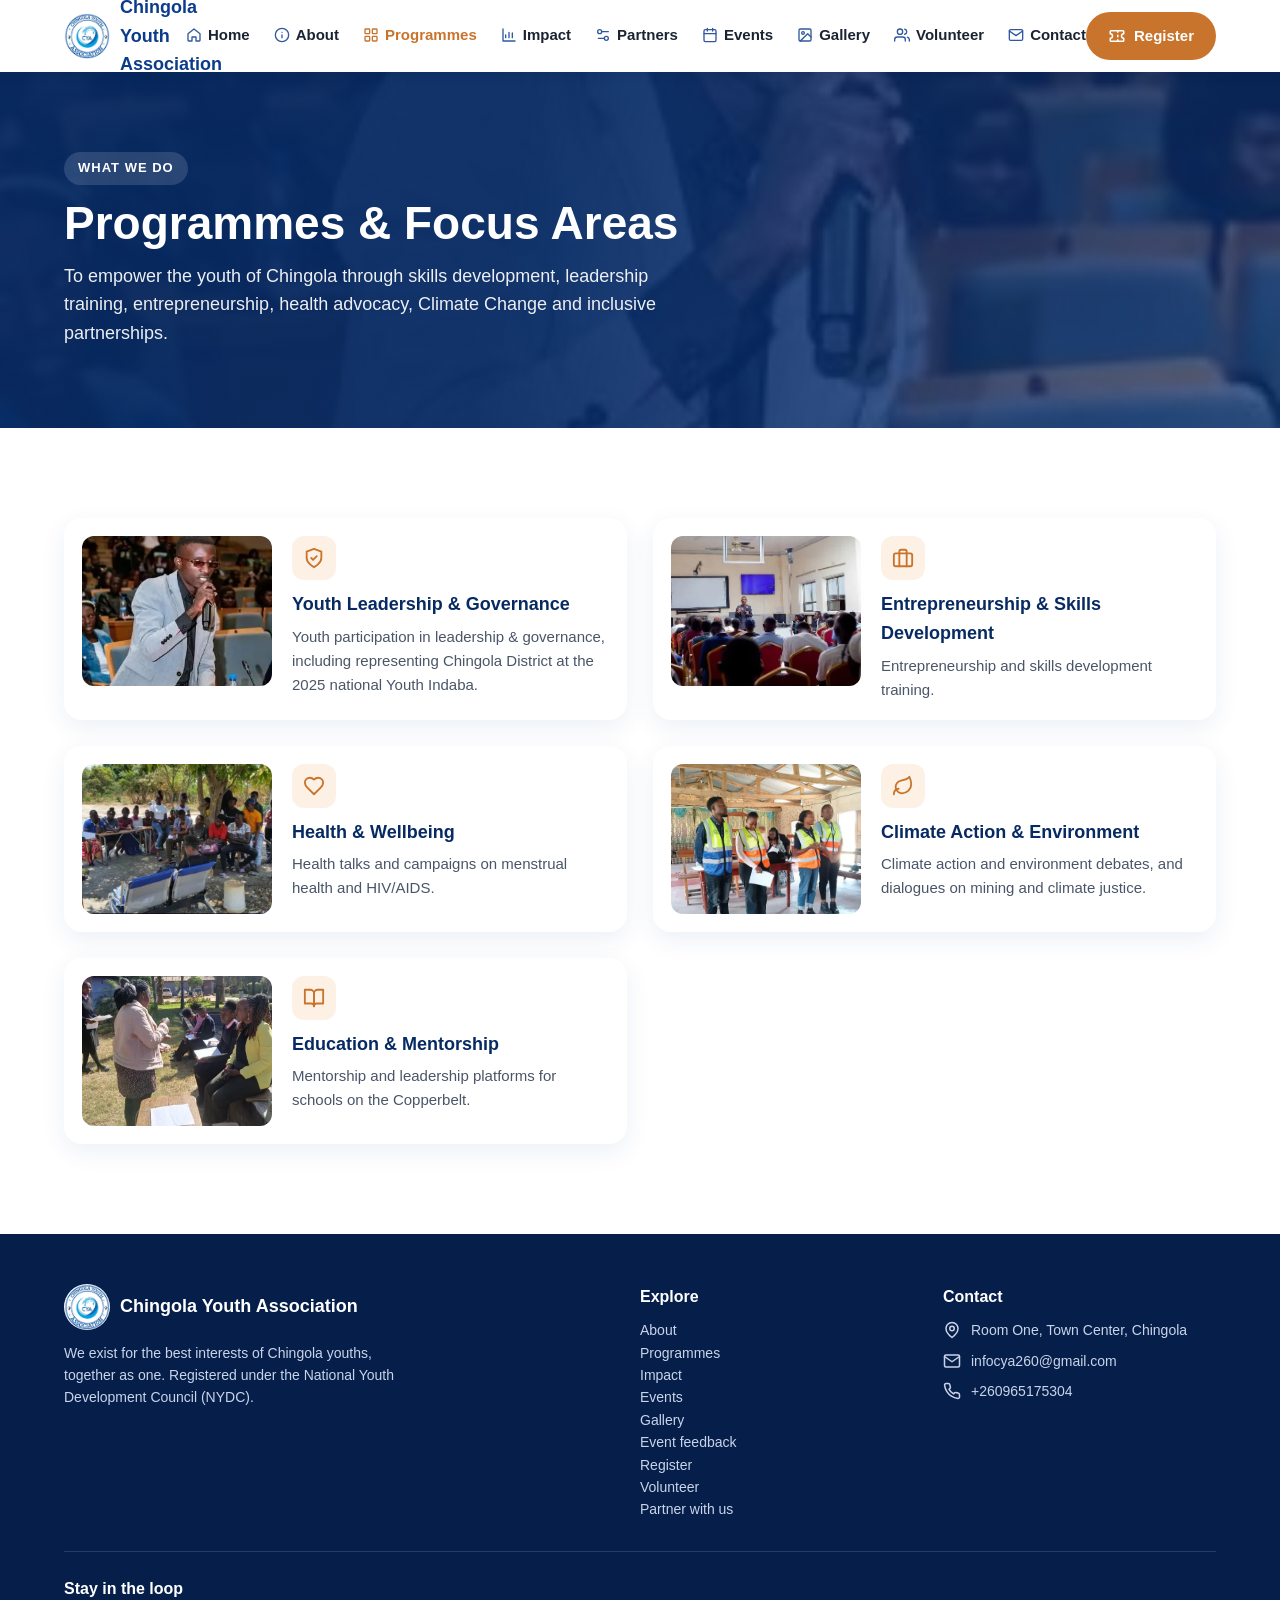
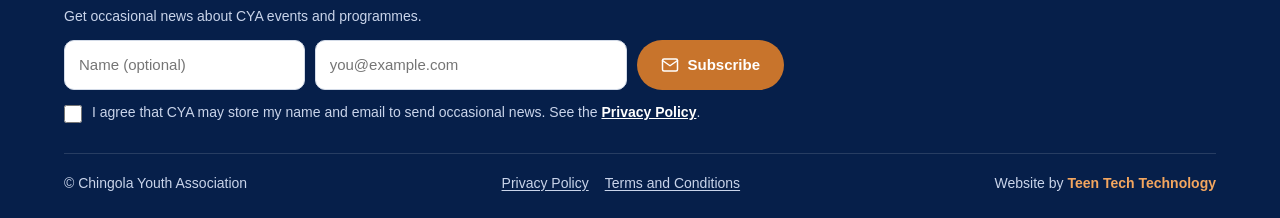
<file: programmes.html>
<!doctype html>
<html lang="en">
  <head>
    <meta charset="utf-8">
    <meta name="viewport" content="width=device-width,initial-scale=1">
    <title>Programmes | Chingola Youth Association</title>
    <meta name="description" content="CYA programmes: youth leadership and governance, entrepreneurship and skills, health and wellbeing, and education and mentorship in Chingola.">
    <meta name="theme-color" content="#0b3c8c">
    <link rel="icon" href="favicon.ico" sizes="any">
    <link rel="icon" type="image/png" href="img/favicon.png">
    <link rel="apple-touch-icon" href="img/apple-touch-icon.png">
    <meta property="og:type" content="website">
    <meta property="og:title" content="Programmes | Chingola Youth Association">
    <meta property="og:description" content="CYA programmes: youth leadership and governance, entrepreneurship and skills, health and wellbeing, and education and mentorship in Chingola.">
    <meta property="og:url" content="https://teentech-technology.github.io/cya-website/programmes.html">
    <meta property="og:image" content="https://teentech-technology.github.io/cya-website/img/og.jpg">
    <meta name="twitter:card" content="summary_large_image">
    <link rel="canonical" href="https://teentech-technology.github.io/cya-website/programmes.html">
    <link rel="stylesheet" href="style.css">
  </head>
  <body>
<svg width="0" height="0" class="sprite" style="position:absolute" aria-hidden="true"><symbol id="i-book" viewBox="0 0 24 24"><path d="M2 3h6a4 4 0 0 1 4 4v14a3 3 0 0 0-3-3H2Z"/><path d="M22 3h-6a4 4 0 0 0-4 4v14a3 3 0 0 1 3-3h7Z"/></symbol><symbol id="i-brief" viewBox="0 0 24 24"><rect x="2" y="7" width="20" height="14" rx="2"/><path d="M16 21V5a2 2 0 0 0-2-2h-4a2 2 0 0 0-2 2v16"/></symbol><symbol id="i-cal" viewBox="0 0 24 24"><rect x="3" y="4" width="18" height="18" rx="2"/><path d="M16 2v4M8 2v4M3 10h18"/></symbol><symbol id="i-chart" viewBox="0 0 24 24"><path d="M3 3v18h18M7 16v-4M12 16V8M17 16v-7"/></symbol><symbol id="i-grid" viewBox="0 0 24 24"><rect x="3" y="3" width="7" height="7" rx="1"/><rect x="14" y="3" width="7" height="7" rx="1"/><rect x="3" y="14" width="7" height="7" rx="1"/><rect x="14" y="14" width="7" height="7" rx="1"/></symbol><symbol id="i-hand" viewBox="0 0 24 24"><path d="M20 7h-9M14 17H5"/><circle cx="17" cy="17" r="3"/><circle cx="7" cy="7" r="3"/></symbol><symbol id="i-heart" viewBox="0 0 24 24"><path d="M19 14c1.5-1.5 3-3.2 3-5.5A5.5 5.5 0 0 0 16.5 3c-1.8 0-3 .5-4.5 2-1.5-1.5-2.7-2-4.5-2A5.5 5.5 0 0 0 2 8.5c0 2.3 1.5 4 3 5.5l7 7Z"/></symbol><symbol id="i-home" viewBox="0 0 24 24"><path d="m3 10 9-7 9 7v10a1 1 0 0 1-1 1h-5v-6H9v6H4a1 1 0 0 1-1-1Z"/></symbol><symbol id="i-img" viewBox="0 0 24 24"><rect x="3" y="3" width="18" height="18" rx="2"/><circle cx="9" cy="9" r="2"/><path d="m21 15-5-5L5 21"/></symbol><symbol id="i-info" viewBox="0 0 24 24"><circle cx="12" cy="12" r="10"/><path d="M12 16v-4M12 8h.01"/></symbol><symbol id="i-leaf" viewBox="0 0 24 24"><path d="M11 20A7 7 0 0 1 9.8 6.1C15.5 5 17 4.5 19 2c1 2 2 4.2 2 8 0 5.5-4.8 10-10 10Z"/><path d="M2 21c0-3 1.9-5.4 5.2-6"/></symbol><symbol id="i-mail" viewBox="0 0 24 24"><rect x="2" y="4" width="20" height="16" rx="2"/><path d="m22 6-10 7L2 6"/></symbol><symbol id="i-menu" viewBox="0 0 24 24"><path d="M4 6h16M4 12h16M4 18h16"/></symbol><symbol id="i-shield" viewBox="0 0 24 24"><path d="M12 22s8-4 8-10V5l-8-3-8 3v7c0 6 8 10 8 10Z"/><path d="m9 12 2 2 4-4"/></symbol><symbol id="i-ticket" viewBox="0 0 24 24"><path d="M3 9V6a1 1 0 0 1 1-1h16a1 1 0 0 1 1 1v3a3 3 0 0 0 0 6v3a1 1 0 0 1-1 1H4a1 1 0 0 1-1-1v-3a3 3 0 0 0 0-6Z"/><path d="M13 5v2M13 11v2M13 17v2"/></symbol><symbol id="i-users" viewBox="0 0 24 24"><path d="M17 21v-2a4 4 0 0 0-4-4H5a4 4 0 0 0-4 4v2"/><circle cx="9" cy="7" r="4"/><path d="M23 21v-2a4 4 0 0 0-3-3.9M16 3.1a4 4 0 0 1 0 7.8"/></symbol></svg>

    <!-- Navigation (top menu bar) -->
    <nav>
      <div class="w">
        <a class="brand" href="index.html"><img src="img/logo.webp" alt="CYA logo">Chingola Youth Association</a>
        <ul>
          <li><a href="index.html" class=""><svg class="ic" aria-hidden="true" focusable="false"><use href="#i-home"/></svg><span>Home</span></a></li>
          <li><a href="about.html" class=""><svg class="ic" aria-hidden="true" focusable="false"><use href="#i-info"/></svg><span>About</span></a></li>
          <li><a href="programmes.html" class="on"><svg class="ic" aria-hidden="true" focusable="false"><use href="#i-grid"/></svg><span>Programmes</span></a></li>
          <li><a href="impact.html" class=""><svg class="ic" aria-hidden="true" focusable="false"><use href="#i-chart"/></svg><span>Impact</span></a></li>
          <li><a href="partners.html" class=""><svg class="ic" aria-hidden="true" focusable="false"><use href="#i-hand"/></svg><span>Partners</span></a></li>
          <li><a href="events.html" class=""><svg class="ic" aria-hidden="true" focusable="false"><use href="#i-cal"/></svg><span>Events</span></a></li>
          <li><a href="gallery.html" class=""><svg class="ic" aria-hidden="true" focusable="false"><use href="#i-img"/></svg><span>Gallery</span></a></li>
          <li><a href="volunteer.html" class=""><svg class="ic" aria-hidden="true" focusable="false"><use href="#i-users"/></svg><span>Volunteer</span></a></li>
          <li><a href="contact.html" class=""><svg class="ic" aria-hidden="true" focusable="false"><use href="#i-mail"/></svg><span>Contact</span></a></li>
        </ul>
        <a class="btn bc" href="register.html" style="padding:10px 20px"><svg class="ic" aria-hidden="true" focusable="false"><use href="#i-ticket"/></svg><span>Register</span></a>
        <button class="menu" aria-label="Menu" aria-expanded="false"><svg class="ic" aria-hidden="true" focusable="false"><use href="#i-menu"/></svg></button>
      </div>
    </nav>

    <!-- Page header (banner with background photo) -->
    <header class="ph" style="--img:url(img/climate.webp)">
      <div class="w">
        <span class="tag">What We Do</span>
        <h1>Programmes &amp; Focus Areas</h1>
        <p>To empower the youth of Chingola through skills development, leadership training, entrepreneurship, health advocacy, Climate Change and inclusive partnerships.</p>
      </div>
    </header>

    <!-- Programme list (the 5 focus areas) -->
    <section>
      <div class="w">
        <div class="imp">
          <div class="im">
            <img src="img/climate.webp" alt="Youth leadership and governance activity">
            <div>
              <span class="fic"><svg class="ic" aria-hidden="true" focusable="false"><use href="#i-shield"/></svg></span>
              <h3>Youth Leadership &amp; Governance</h3>
              <p>Youth participation in leadership &amp; governance, including representing Chingola District at the 2025 national Youth Indaba.</p>
            </div>
          </div>
          <div class="im">
            <img src="img/entrepreneurship.webp" alt="Entrepreneurship and skills development">
            <div>
              <span class="fic"><svg class="ic" aria-hidden="true" focusable="false"><use href="#i-brief"/></svg></span>
              <h3>Entrepreneurship &amp; Skills Development</h3>
              <p>Entrepreneurship and skills development training.</p>
            </div>
          </div>
          <div class="im">
            <img src="img/health.webp" alt="Health and wellbeing activity">
            <div>
              <span class="fic"><svg class="ic" aria-hidden="true" focusable="false"><use href="#i-heart"/></svg></span>
              <h3>Health &amp; Wellbeing</h3>
              <p>Health talks and campaigns on menstrual health and HIV/AIDS.</p>
            </div>
          </div>
          <div class="im">
            <img src="img/climate-action.webp" style="object-position:center 35%" alt="Climate action team">
            <div>
              <span class="fic"><svg class="ic" aria-hidden="true" focusable="false"><use href="#i-leaf"/></svg></span>
              <h3>Climate Action &amp; Environment</h3>
              <p>Climate action and environment debates, and dialogues on mining and climate justice.</p>
            </div>
          </div>
          <div class="im">
            <img src="img/mentorship.webp" alt="Education and mentorship activity">
            <div>
              <span class="fic"><svg class="ic" aria-hidden="true" focusable="false"><use href="#i-book"/></svg></span>
              <h3>Education &amp; Mentorship</h3>
              <p>Mentorship and leadership platforms for schools on the Copperbelt.</p>
            </div>
          </div>
        </div>
      </div>
    </section>

    <!-- Footer -->
    <footer>
      <div class="w">
        <div class="fg">
          <div>
            <a class="brand" href="index.html" style="color:#fff"><img src="img/logo.webp" alt="">Chingola Youth Association</a>
            <p style="margin-top:12px;font-size:14px;max-width:360px">We exist for the best interests of Chingola youths, together as one. Registered under the National Youth Development Council (NYDC).</p>
          </div>
          <div>
            <h4>Explore</h4>
            <a href="about.html">About</a>
            <a href="programmes.html">Programmes</a>
            <a href="impact.html">Impact</a>
            <a href="events.html">Events</a>
            <a href="gallery.html">Gallery</a>
            <a href="feedback.html">Event feedback</a>
            <a href="register.html">Register</a>
            <a href="volunteer.html">Volunteer</a>
            <a href="partner.html">Partner with us</a>
          </div>
          <div>
            <h4>Contact</h4>
            <span class="fc"><svg class="fi" viewBox="0 0 24 24" aria-hidden="true" focusable="false"><path d="M20 10c0 6-8 12-8 12s-8-6-8-12a8 8 0 0 1 16 0Z"/><circle cx="12" cy="10" r="3"/></svg><span>Room One, Town Center, Chingola</span></span>
            <a class="fc" href="mailto:infocya260@gmail.com"><svg class="fi" viewBox="0 0 24 24" aria-hidden="true" focusable="false"><rect x="2" y="4" width="20" height="16" rx="2"/><path d="m22 6-10 7L2 6"/></svg><span>infocya260@gmail.com</span></a>
            <a class="fc" href="tel:+260965175304"><svg class="fi" viewBox="0 0 24 24" aria-hidden="true" focusable="false"><path d="M22 16.9v3a2 2 0 0 1-2.2 2 19.8 19.8 0 0 1-8.6-3.1 19.5 19.5 0 0 1-6-6A19.8 19.8 0 0 1 2.1 4.2 2 2 0 0 1 4.1 2h3a2 2 0 0 1 2 1.7c.1.9.4 1.8.7 2.7a2 2 0 0 1-.5 2.1L8 9.8a16 16 0 0 0 6 6l1.3-1.3a2 2 0 0 1 2.1-.4c.9.3 1.8.6 2.7.7a2 2 0 0 1 1.7 2Z"/></svg><span>+260965175304</span></a>
          </div>
        </div>
        <form class="nl" data-subscribe novalidate>
          <h4>Stay in the loop</h4>
          <p>Get occasional news about CYA events and programmes.</p>
          <div class="nlr">
            <label class="sr" for="nl-name">Name (optional)</label><input id="nl-name" name="name" maxlength="120" placeholder="Name (optional)" autocomplete="name">
            <label class="sr" for="nl-email">Email</label><input id="nl-email" name="email" type="email" required maxlength="200" placeholder="you@example.com" autocomplete="email">
            <button class="btn bc" type="submit"><svg class="ic" aria-hidden="true" focusable="false"><use href="#i-mail"/></svg><span>Subscribe</span></button>
          </div>
          <label class="cb"><input type="checkbox" name="consent" required><span>I agree that CYA may store my name and email to send occasional news. See the <a href="privacy.html" target="_blank" rel="noopener">Privacy Policy<span class="sr"> (opens in a new tab)</span></a>.</span></label>
          <div class="hp" aria-hidden="true"><label for="nl-w">Leave this empty</label><input id="nl-w" name="website" tabindex="-1" autocomplete="off"></div>
          <p class="fmsg" role="status"></p>
        </form>
        <div class="cr">
          <span>© Chingola Youth Association</span>
          <span class="legal"><a href="privacy.html">Privacy Policy</a><a href="terms.html">Terms and Conditions</a></span>
          <span>Website by <strong>Teen Tech Technology</strong></span>
        </div>
      </div>
    </footer>

    <!-- Scripts: mobile menu, forms and photo viewer -->
    <script src="site.js"></script>
    <script src="db.js"></script>
    <script src="extras.js"></script>
  </body>
</html>
</file>
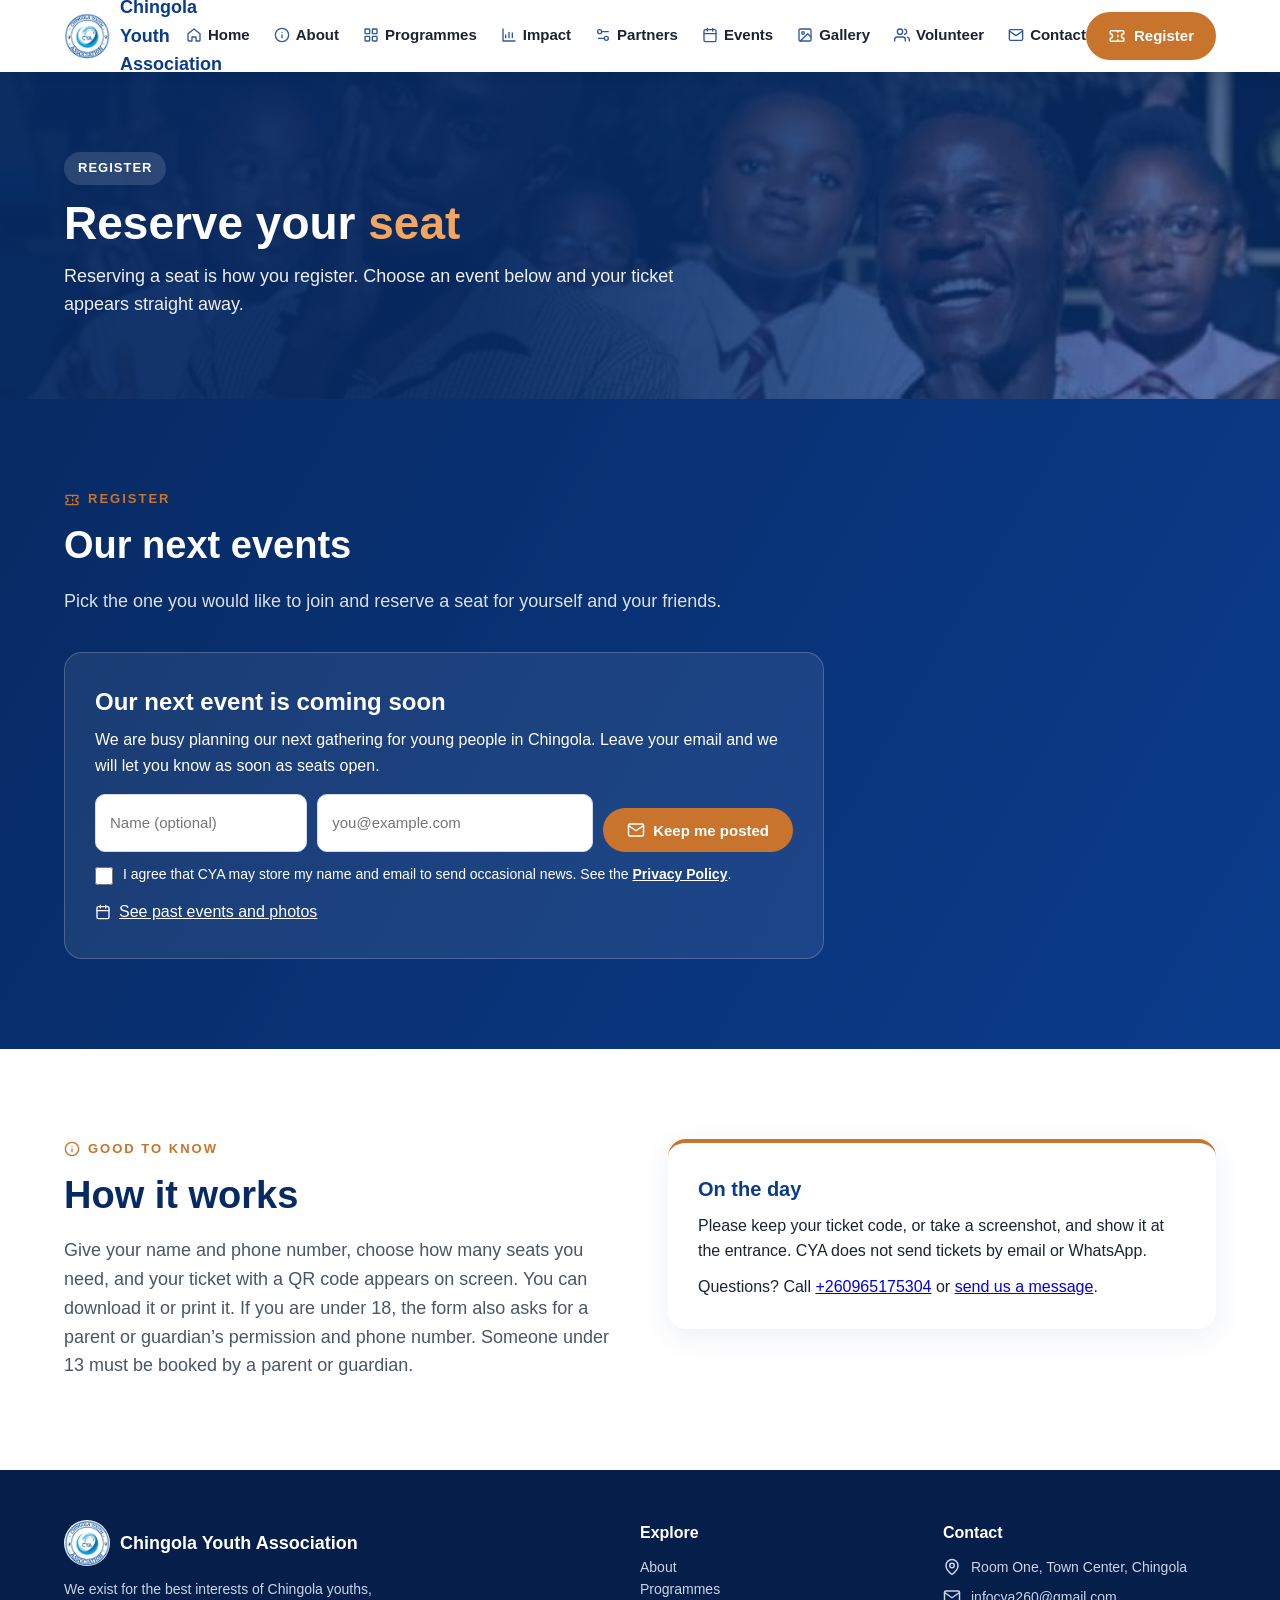
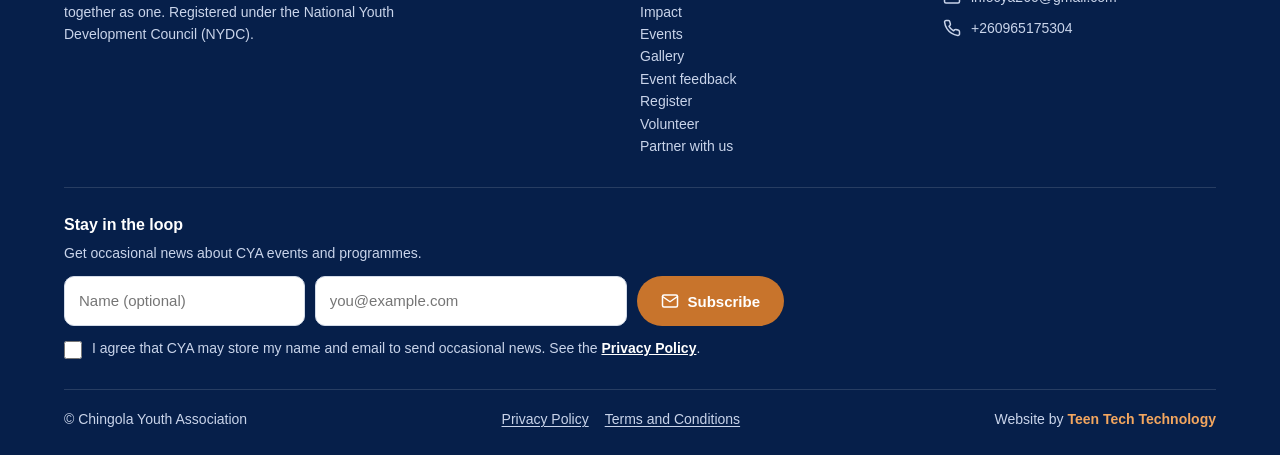
<file: register.html>
<!doctype html>
<html lang="en">
  <head>
    <meta charset="utf-8">
    <meta name="viewport" content="width=device-width,initial-scale=1">
    <title>Register and reserve a seat | Chingola Youth Association</title>
    <meta name="description" content="Reserve a seat at the next Chingola Youth Association event and get your ticket with a QR code straight away.">
    <meta name="theme-color" content="#0b3c8c">
    <link rel="icon" href="favicon.ico" sizes="any">
    <link rel="icon" type="image/png" href="img/favicon.png">
    <link rel="apple-touch-icon" href="img/apple-touch-icon.png">
    <meta property="og:type" content="website">
    <meta property="og:title" content="Register and reserve a seat | Chingola Youth Association">
    <meta property="og:description" content="Reserve a seat at the next Chingola Youth Association event and get your ticket with a QR code straight away.">
    <meta property="og:url" content="https://teentech-technology.github.io/cya-website/register.html">
    <meta property="og:image" content="https://teentech-technology.github.io/cya-website/img/og.jpg">
    <meta name="twitter:card" content="summary_large_image">
    <link rel="canonical" href="https://teentech-technology.github.io/cya-website/register.html">
    <link rel="stylesheet" href="style.css">
  </head>
  <body>
<svg width="0" height="0" class="sprite" style="position:absolute" aria-hidden="true"><symbol id="i-cal" viewBox="0 0 24 24"><rect x="3" y="4" width="18" height="18" rx="2"/><path d="M16 2v4M8 2v4M3 10h18"/></symbol><symbol id="i-chart" viewBox="0 0 24 24"><path d="M3 3v18h18M7 16v-4M12 16V8M17 16v-7"/></symbol><symbol id="i-grid" viewBox="0 0 24 24"><rect x="3" y="3" width="7" height="7" rx="1"/><rect x="14" y="3" width="7" height="7" rx="1"/><rect x="3" y="14" width="7" height="7" rx="1"/><rect x="14" y="14" width="7" height="7" rx="1"/></symbol><symbol id="i-hand" viewBox="0 0 24 24"><path d="M20 7h-9M14 17H5"/><circle cx="17" cy="17" r="3"/><circle cx="7" cy="7" r="3"/></symbol><symbol id="i-home" viewBox="0 0 24 24"><path d="m3 10 9-7 9 7v10a1 1 0 0 1-1 1h-5v-6H9v6H4a1 1 0 0 1-1-1Z"/></symbol><symbol id="i-img" viewBox="0 0 24 24"><rect x="3" y="3" width="18" height="18" rx="2"/><circle cx="9" cy="9" r="2"/><path d="m21 15-5-5L5 21"/></symbol><symbol id="i-info" viewBox="0 0 24 24"><circle cx="12" cy="12" r="10"/><path d="M12 16v-4M12 8h.01"/></symbol><symbol id="i-mail" viewBox="0 0 24 24"><rect x="2" y="4" width="20" height="16" rx="2"/><path d="m22 6-10 7L2 6"/></symbol><symbol id="i-menu" viewBox="0 0 24 24"><path d="M4 6h16M4 12h16M4 18h16"/></symbol><symbol id="i-ticket" viewBox="0 0 24 24"><path d="M3 9V6a1 1 0 0 1 1-1h16a1 1 0 0 1 1 1v3a3 3 0 0 0 0 6v3a1 1 0 0 1-1 1H4a1 1 0 0 1-1-1v-3a3 3 0 0 0 0-6Z"/><path d="M13 5v2M13 11v2M13 17v2"/></symbol><symbol id="i-users" viewBox="0 0 24 24"><path d="M17 21v-2a4 4 0 0 0-4-4H5a4 4 0 0 0-4 4v2"/><circle cx="9" cy="7" r="4"/><path d="M23 21v-2a4 4 0 0 0-3-3.9M16 3.1a4 4 0 0 1 0 7.8"/></symbol></svg>

    <!-- Navigation (top menu bar) -->
    <nav>
      <div class="w">
        <a class="brand" href="index.html"><img src="img/logo.webp" alt="CYA logo">Chingola Youth Association</a>
        <ul>
          <li><a href="index.html" class=""><svg class="ic" aria-hidden="true" focusable="false"><use href="#i-home"/></svg><span>Home</span></a></li>
          <li><a href="about.html" class=""><svg class="ic" aria-hidden="true" focusable="false"><use href="#i-info"/></svg><span>About</span></a></li>
          <li><a href="programmes.html" class=""><svg class="ic" aria-hidden="true" focusable="false"><use href="#i-grid"/></svg><span>Programmes</span></a></li>
          <li><a href="impact.html" class=""><svg class="ic" aria-hidden="true" focusable="false"><use href="#i-chart"/></svg><span>Impact</span></a></li>
          <li><a href="partners.html" class=""><svg class="ic" aria-hidden="true" focusable="false"><use href="#i-hand"/></svg><span>Partners</span></a></li>
          <li><a href="events.html" class=""><svg class="ic" aria-hidden="true" focusable="false"><use href="#i-cal"/></svg><span>Events</span></a></li>
          <li><a href="gallery.html" class=""><svg class="ic" aria-hidden="true" focusable="false"><use href="#i-img"/></svg><span>Gallery</span></a></li>
          <li><a href="volunteer.html" class=""><svg class="ic" aria-hidden="true" focusable="false"><use href="#i-users"/></svg><span>Volunteer</span></a></li>
          <li><a href="contact.html" class=""><svg class="ic" aria-hidden="true" focusable="false"><use href="#i-mail"/></svg><span>Contact</span></a></li>
        </ul>
        <a class="btn bc" href="register.html" style="padding:10px 20px"><svg class="ic" aria-hidden="true" focusable="false"><use href="#i-ticket"/></svg><span>Register</span></a>
        <button class="menu" aria-label="Menu" aria-expanded="false"><svg class="ic" aria-hidden="true" focusable="false"><use href="#i-menu"/></svg></button>
      </div>
    </nav>

    <!-- Page header (banner with background photo) -->
    <header class="ph" style="--img:url(img/indaba-hero.webp)">
      <div class="w">
        <span class="tag">Register</span>
        <h1>Reserve your <span style="color:#f3a65f">seat</span></h1>
        <p>Reserving a seat is how you register. Choose an event below and your ticket appears straight away.</p>
      </div>
    </header>

    <!-- Upcoming events to register for (loaded from the database by events.js; same events as the dashboard) -->
    <section class="up">
      <div class="w">
        <span class="k"><svg class="ic kic" aria-hidden="true" focusable="false"><use href="#i-ticket"/></svg>Register</span>
        <h2>Our next events</h2>
        <p class="lead" style="color:#ffffffd9">Pick the one you would like to join and reserve a seat for yourself and your friends.</p>
        <div class="ups reg" id="ev-up" data-register data-limit="4">
          <div class="u"><h3>Loading our next events&hellip;</h3><p>One moment please.</p></div>
        </div>
        <!-- Shown by events.js only when there is no upcoming event -->
        <div class="u soon" id="ev-soon" hidden>
          <h3>Our next event is coming soon</h3>
          <p>We are busy planning our next gathering for young people in Chingola. Leave your email and we will let you know as soon as seats open.</p>
          <form class="nl" data-subscribe novalidate>
            <div class="nlr">
              <label class="sr" for="sn-name">Name (optional)</label><input id="sn-name" name="name" maxlength="120" placeholder="Name (optional)" autocomplete="name">
              <label class="sr" for="sn-email">Email</label><input id="sn-email" name="email" type="email" required maxlength="200" placeholder="you@example.com" autocomplete="email">
              <button class="btn bc" type="submit"><svg class="ic" aria-hidden="true" focusable="false"><use href="#i-mail"/></svg><span>Keep me posted</span></button>
            </div>
            <label class="cb"><input type="checkbox" name="consent" required><span>I agree that CYA may store my name and email to send occasional news. See the <a href="privacy.html" target="_blank" rel="noopener">Privacy Policy<span class="sr"> (opens in a new tab)</span></a>.</span></label>
            <div class="hp" aria-hidden="true"><label for="sn-w">Leave this empty</label><input id="sn-w" name="website" tabindex="-1" autocomplete="off"></div>
            <p class="fmsg" role="status"></p>
          </form>
          <p style="margin-top:14px"><a class="tl" href="events.html" style="color:#fff;text-decoration:underline"><svg class="ic" aria-hidden="true" focusable="false"><use href="#i-cal"/></svg><span>See past events and photos</span></a></p>
        </div>
      </div>
    </section>

    <section>
      <div class="w two" style="align-items:start">
        <div>
          <span class="k"><svg class="ic kic" aria-hidden="true" focusable="false"><use href="#i-info"/></svg>Good to know</span>
          <h2>How it works</h2>
          <p class="lead">Give your name and phone number, choose how many seats you need, and your ticket with a QR code appears on screen. You can download it or print it. If you are under 18, the form also asks for a parent or guardian’s permission and phone number. Someone under 13 must be booked by a parent or guardian.</p>
        </div>
        <div class="card">
          <h3>On the day</h3>
          <p>Please keep your ticket code, or take a screenshot, and show it at the entrance. CYA does not send tickets by email or WhatsApp.</p>
          <p style="margin-top:10px">Questions? Call <a href="tel:+260965175304">+260965175304</a> or <a href="contact.html">send us a message</a>.</p>
        </div>
      </div>
    </section>

    <!-- Footer -->
    <footer>
      <div class="w">
        <div class="fg">
          <div>
            <a class="brand" href="index.html" style="color:#fff"><img src="img/logo.webp" alt="">Chingola Youth Association</a>
            <p style="margin-top:12px;font-size:14px;max-width:360px">We exist for the best interests of Chingola youths, together as one. Registered under the National Youth Development Council (NYDC).</p>
          </div>
          <div>
            <h4>Explore</h4>
            <a href="about.html">About</a>
            <a href="programmes.html">Programmes</a>
            <a href="impact.html">Impact</a>
            <a href="events.html">Events</a>
            <a href="gallery.html">Gallery</a>
            <a href="feedback.html">Event feedback</a>
            <a href="register.html">Register</a>
            <a href="volunteer.html">Volunteer</a>
            <a href="partner.html">Partner with us</a>
          </div>
          <div>
            <h4>Contact</h4>
            <span class="fc"><svg class="fi" viewBox="0 0 24 24" aria-hidden="true" focusable="false"><path d="M20 10c0 6-8 12-8 12s-8-6-8-12a8 8 0 0 1 16 0Z"/><circle cx="12" cy="10" r="3"/></svg><span>Room One, Town Center, Chingola</span></span>
            <a class="fc" href="mailto:infocya260@gmail.com"><svg class="fi" viewBox="0 0 24 24" aria-hidden="true" focusable="false"><rect x="2" y="4" width="20" height="16" rx="2"/><path d="m22 6-10 7L2 6"/></svg><span>infocya260@gmail.com</span></a>
            <a class="fc" href="tel:+260965175304"><svg class="fi" viewBox="0 0 24 24" aria-hidden="true" focusable="false"><path d="M22 16.9v3a2 2 0 0 1-2.2 2 19.8 19.8 0 0 1-8.6-3.1 19.5 19.5 0 0 1-6-6A19.8 19.8 0 0 1 2.1 4.2 2 2 0 0 1 4.1 2h3a2 2 0 0 1 2 1.7c.1.9.4 1.8.7 2.7a2 2 0 0 1-.5 2.1L8 9.8a16 16 0 0 0 6 6l1.3-1.3a2 2 0 0 1 2.1-.4c.9.3 1.8.6 2.7.7a2 2 0 0 1 1.7 2Z"/></svg><span>+260965175304</span></a>
          </div>
        </div>
        <form class="nl" data-subscribe novalidate>
          <h4>Stay in the loop</h4>
          <p>Get occasional news about CYA events and programmes.</p>
          <div class="nlr">
            <label class="sr" for="nl-name">Name (optional)</label><input id="nl-name" name="name" maxlength="120" placeholder="Name (optional)" autocomplete="name">
            <label class="sr" for="nl-email">Email</label><input id="nl-email" name="email" type="email" required maxlength="200" placeholder="you@example.com" autocomplete="email">
            <button class="btn bc" type="submit"><svg class="ic" aria-hidden="true" focusable="false"><use href="#i-mail"/></svg><span>Subscribe</span></button>
          </div>
          <label class="cb"><input type="checkbox" name="consent" required><span>I agree that CYA may store my name and email to send occasional news. See the <a href="privacy.html" target="_blank" rel="noopener">Privacy Policy<span class="sr"> (opens in a new tab)</span></a>.</span></label>
          <div class="hp" aria-hidden="true"><label for="nl-w">Leave this empty</label><input id="nl-w" name="website" tabindex="-1" autocomplete="off"></div>
          <p class="fmsg" role="status"></p>
        </form>
        <div class="cr">
          <span>© Chingola Youth Association</span>
          <span class="legal"><a href="privacy.html">Privacy Policy</a><a href="terms.html">Terms and Conditions</a></span>
          <span>Website by <strong>Teen Tech Technology</strong></span>
        </div>
      </div>
    </footer>

    <!-- Scripts: mobile menu, forms and photo viewer -->
    <script src="site.js"></script>
    <script src="db.js"></script>
    <script src="extras.js"></script>
    <script src="vendor/qrcode.js"></script>
    <script src="events.js"></script>
  </body>
</html>
</file>
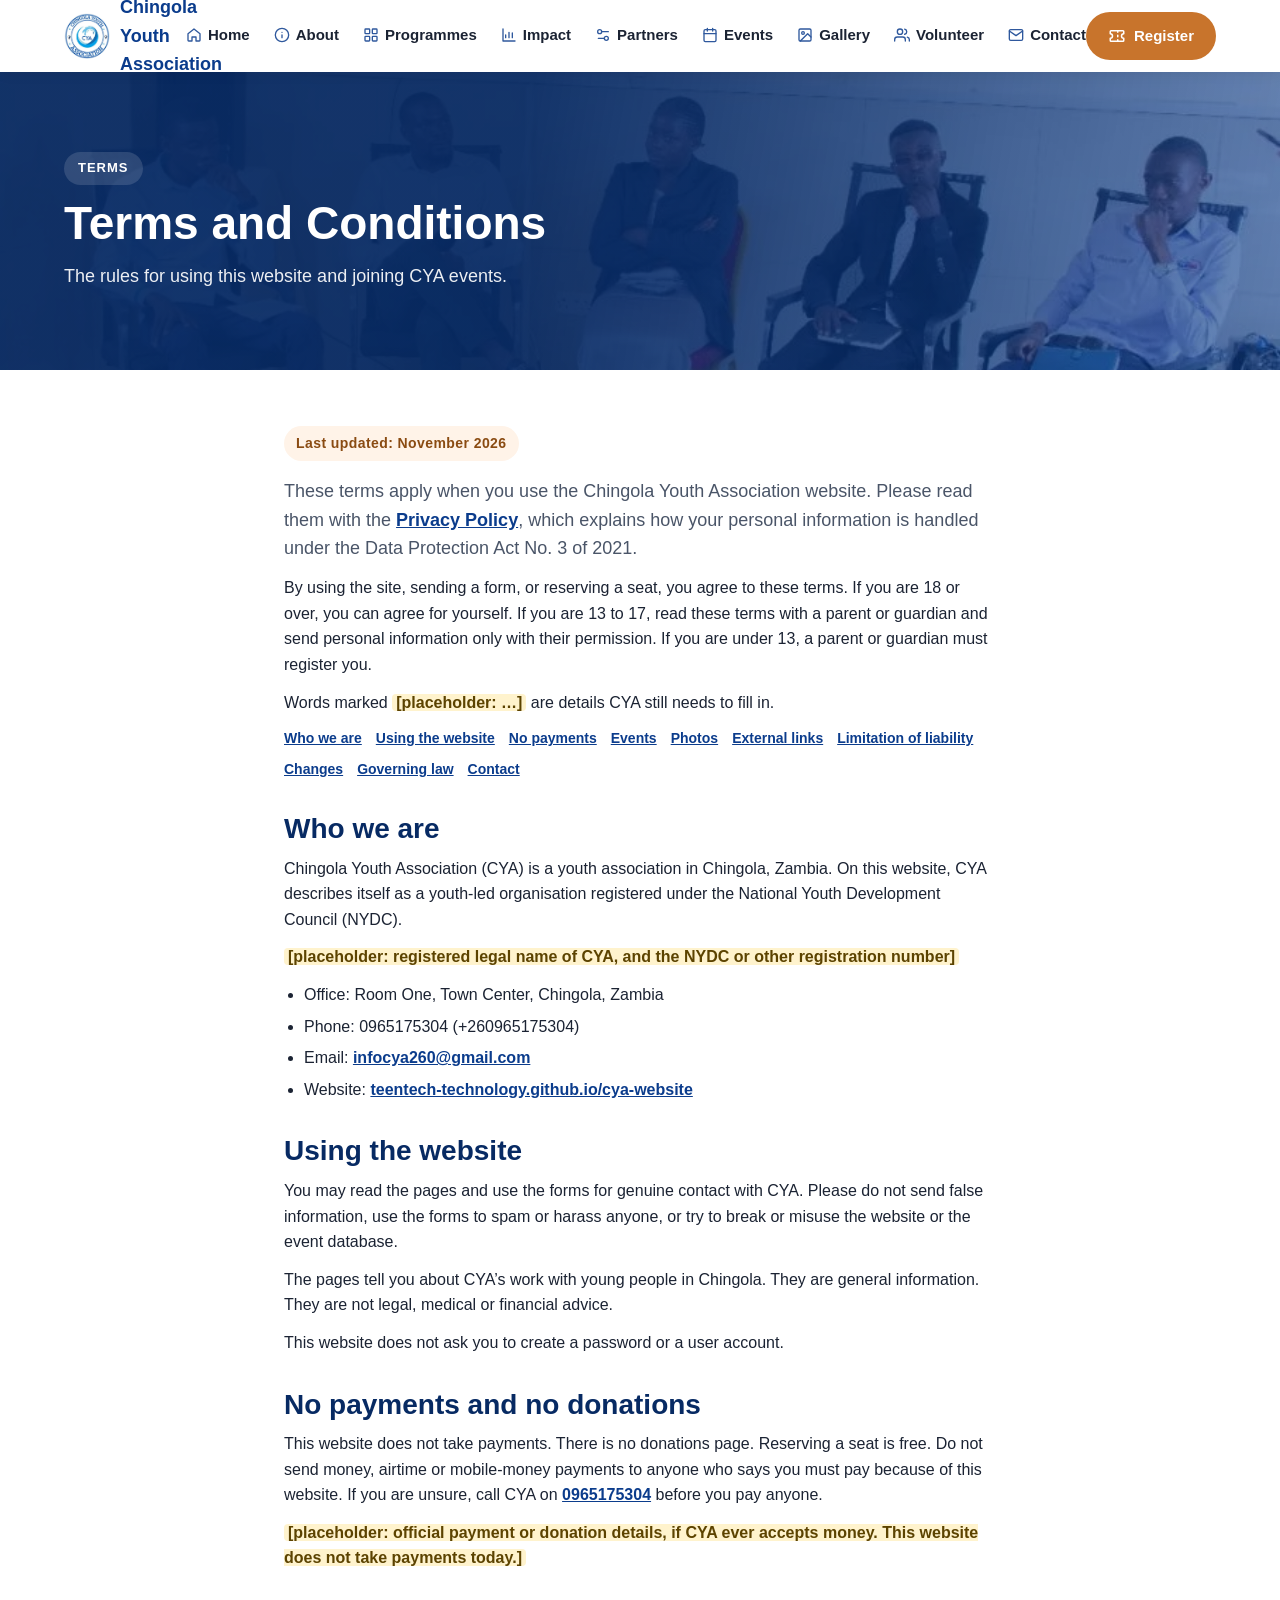
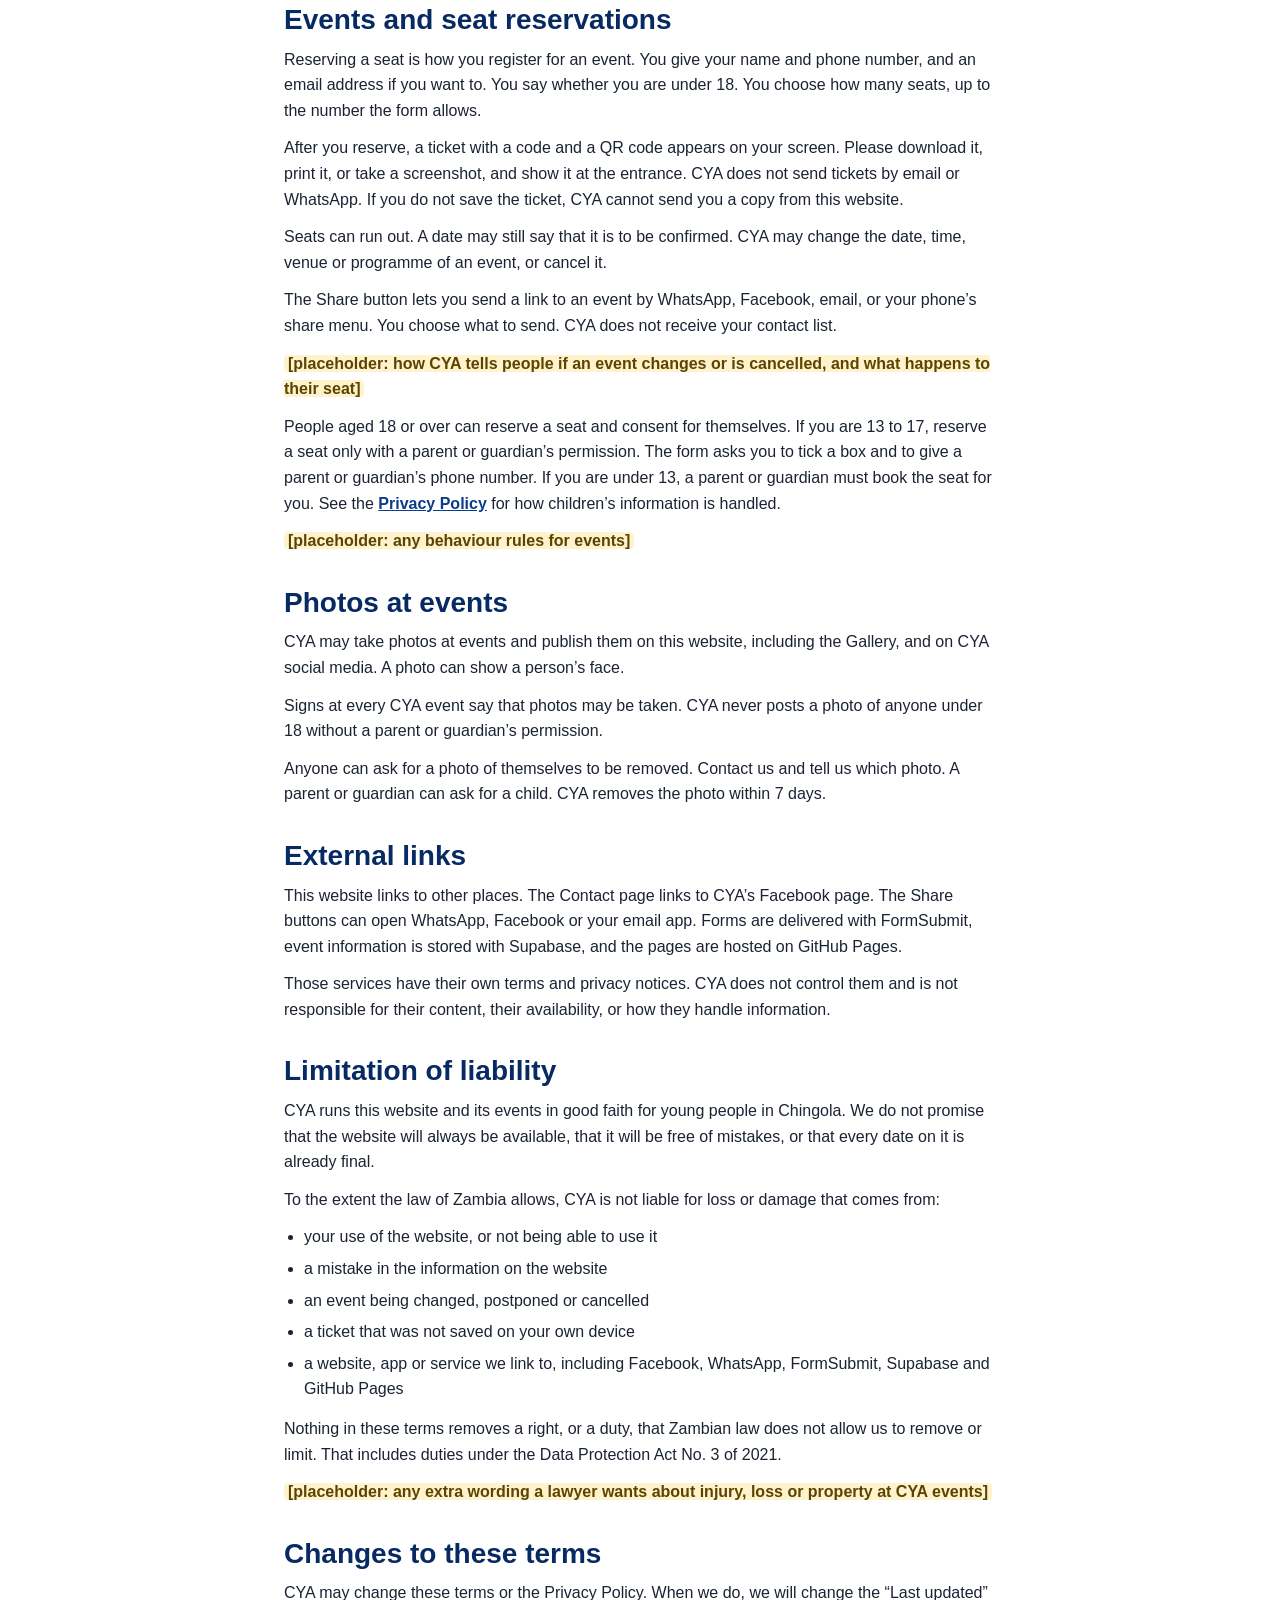
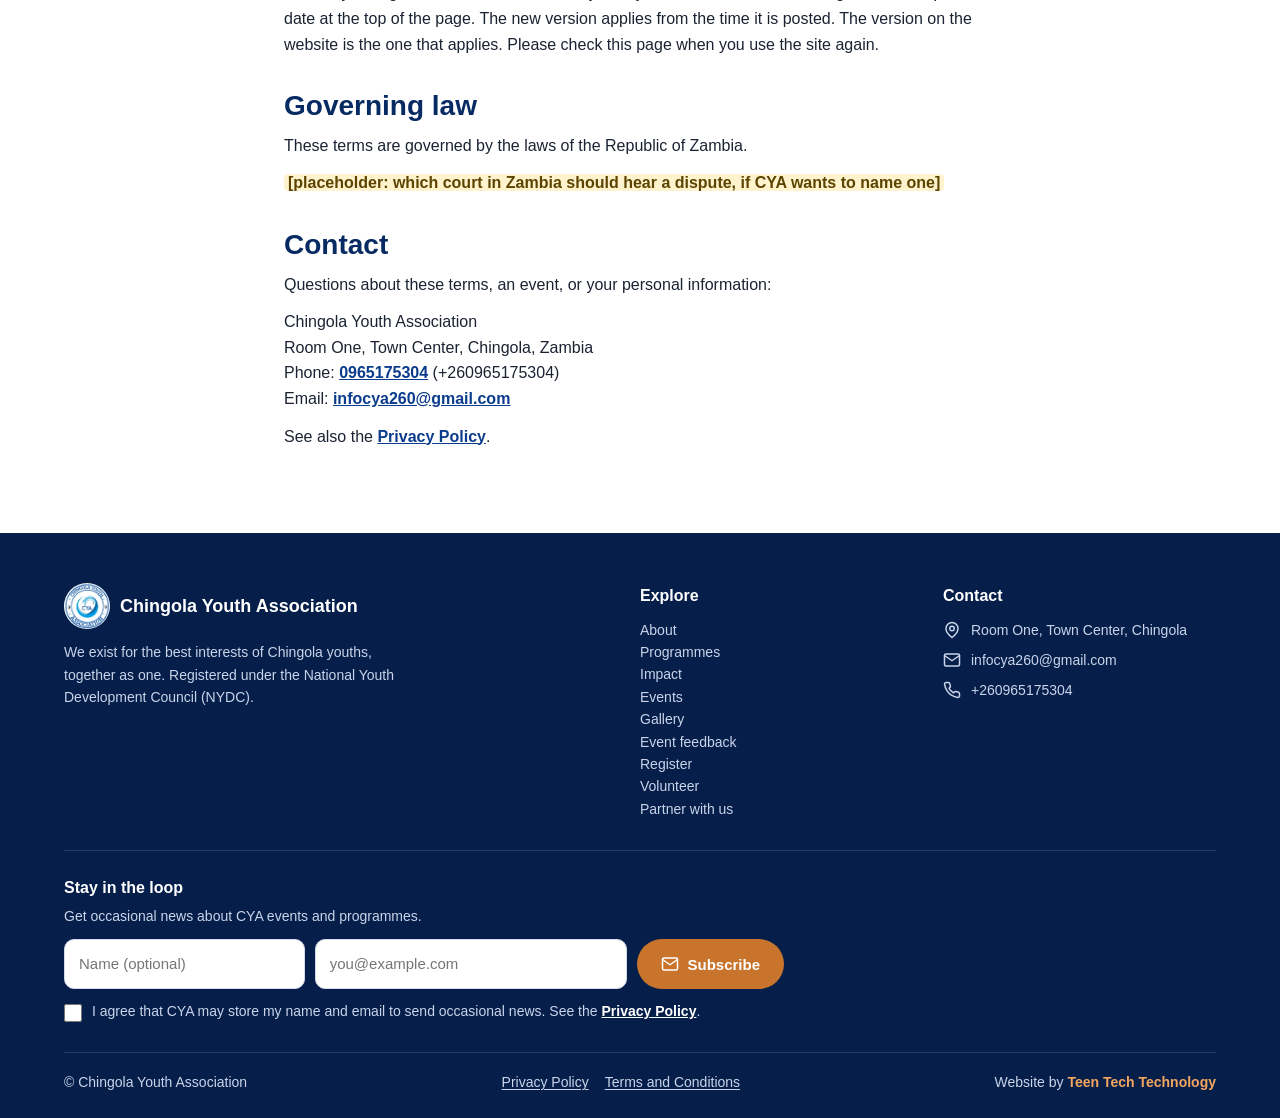
<file: terms.html>
<!doctype html>
<html lang="en">
  <head>
    <meta charset="utf-8">
    <meta name="viewport" content="width=device-width,initial-scale=1">
    <title>Terms and Conditions | Chingola Youth Association</title>
    <meta name="description" content="Terms for using the Chingola Youth Association website, including events, photos, liability and the law of Zambia.">
    <meta name="theme-color" content="#0b3c8c">
    <link rel="icon" href="favicon.ico" sizes="any">
    <link rel="icon" type="image/png" href="img/favicon.png">
    <link rel="apple-touch-icon" href="img/apple-touch-icon.png">
    <meta property="og:type" content="website">
    <meta property="og:title" content="Terms and Conditions | Chingola Youth Association">
    <meta property="og:description" content="Terms for using the Chingola Youth Association website, including events, photos, liability and the law of Zambia.">
    <meta property="og:url" content="https://teentech-technology.github.io/cya-website/terms.html">
    <meta property="og:image" content="https://teentech-technology.github.io/cya-website/img/og.jpg">
    <meta name="twitter:card" content="summary_large_image">
    <link rel="canonical" href="https://teentech-technology.github.io/cya-website/terms.html">
    <link rel="stylesheet" href="style.css">
  </head>
  <body>
<svg width="0" height="0" class="sprite" style="position:absolute" aria-hidden="true"><symbol id="i-cal" viewBox="0 0 24 24"><rect x="3" y="4" width="18" height="18" rx="2"/><path d="M16 2v4M8 2v4M3 10h18"/></symbol><symbol id="i-chart" viewBox="0 0 24 24"><path d="M3 3v18h18M7 16v-4M12 16V8M17 16v-7"/></symbol><symbol id="i-grid" viewBox="0 0 24 24"><rect x="3" y="3" width="7" height="7" rx="1"/><rect x="14" y="3" width="7" height="7" rx="1"/><rect x="3" y="14" width="7" height="7" rx="1"/><rect x="14" y="14" width="7" height="7" rx="1"/></symbol><symbol id="i-hand" viewBox="0 0 24 24"><path d="M20 7h-9M14 17H5"/><circle cx="17" cy="17" r="3"/><circle cx="7" cy="7" r="3"/></symbol><symbol id="i-home" viewBox="0 0 24 24"><path d="m3 10 9-7 9 7v10a1 1 0 0 1-1 1h-5v-6H9v6H4a1 1 0 0 1-1-1Z"/></symbol><symbol id="i-img" viewBox="0 0 24 24"><rect x="3" y="3" width="18" height="18" rx="2"/><circle cx="9" cy="9" r="2"/><path d="m21 15-5-5L5 21"/></symbol><symbol id="i-info" viewBox="0 0 24 24"><circle cx="12" cy="12" r="10"/><path d="M12 16v-4M12 8h.01"/></symbol><symbol id="i-mail" viewBox="0 0 24 24"><rect x="2" y="4" width="20" height="16" rx="2"/><path d="m22 6-10 7L2 6"/></symbol><symbol id="i-menu" viewBox="0 0 24 24"><path d="M4 6h16M4 12h16M4 18h16"/></symbol><symbol id="i-target" viewBox="0 0 24 24"><circle cx="12" cy="12" r="10"/><circle cx="12" cy="12" r="6"/><circle cx="12" cy="12" r="2"/></symbol><symbol id="i-ticket" viewBox="0 0 24 24"><path d="M3 9V6a1 1 0 0 1 1-1h16a1 1 0 0 1 1 1v3a3 3 0 0 0 0 6v3a1 1 0 0 1-1 1H4a1 1 0 0 1-1-1v-3a3 3 0 0 0 0-6Z"/><path d="M13 5v2M13 11v2M13 17v2"/></symbol><symbol id="i-users" viewBox="0 0 24 24"><path d="M17 21v-2a4 4 0 0 0-4-4H5a4 4 0 0 0-4 4v2"/><circle cx="9" cy="7" r="4"/><path d="M23 21v-2a4 4 0 0 0-3-3.9M16 3.1a4 4 0 0 1 0 7.8"/></symbol></svg>

    <!-- Navigation (top menu bar) -->
    <nav>
      <div class="w">
        <a class="brand" href="index.html"><img src="img/logo.webp" alt="CYA logo">Chingola Youth Association</a>
        <ul>
          <li><a href="index.html" class=""><svg class="ic" aria-hidden="true" focusable="false"><use href="#i-home"/></svg><span>Home</span></a></li>
          <li><a href="about.html" class=""><svg class="ic" aria-hidden="true" focusable="false"><use href="#i-info"/></svg><span>About</span></a></li>
          <li><a href="programmes.html" class=""><svg class="ic" aria-hidden="true" focusable="false"><use href="#i-grid"/></svg><span>Programmes</span></a></li>
          <li><a href="impact.html" class=""><svg class="ic" aria-hidden="true" focusable="false"><use href="#i-chart"/></svg><span>Impact</span></a></li>
          <li><a href="partners.html" class=""><svg class="ic" aria-hidden="true" focusable="false"><use href="#i-hand"/></svg><span>Partners</span></a></li>
          <li><a href="events.html" class=""><svg class="ic" aria-hidden="true" focusable="false"><use href="#i-cal"/></svg><span>Events</span></a></li>
          <li><a href="gallery.html" class=""><svg class="ic" aria-hidden="true" focusable="false"><use href="#i-img"/></svg><span>Gallery</span></a></li>
          <li><a href="volunteer.html" class=""><svg class="ic" aria-hidden="true" focusable="false"><use href="#i-users"/></svg><span>Volunteer</span></a></li>
          <li><a href="contact.html" class=""><svg class="ic" aria-hidden="true" focusable="false"><use href="#i-mail"/></svg><span>Contact</span></a></li>
        </ul>
        <a class="btn bc" href="register.html" style="padding:10px 20px"><svg class="ic" aria-hidden="true" focusable="false"><use href="#i-ticket"/></svg><span>Register</span></a>
        <button class="menu" aria-label="Menu" aria-expanded="false"><svg class="ic" aria-hidden="true" focusable="false"><use href="#i-menu"/></svg></button>
      </div>
    </nav>

    <header class="ph" style="--img:url(img/about.webp)">
      <div class="w">
        <span class="tag">Terms</span>
        <h1>Terms and Conditions</h1>
        <p>The rules for using this website and joining CYA events.</p>
      </div>
    </header>

    <section class="docwrap">
      <article class="w doc">
        <p class="updated">Last updated: November 2026</p>
        <p class="intro">These terms apply when you use the Chingola Youth Association website. Please read them with the <a href="privacy.html">Privacy Policy</a>, which explains how your personal information is handled under the Data Protection Act No. 3 of 2021.</p>
        <p>By using the site, sending a form, or reserving a seat, you agree to these terms. If you are 18 or over, you can agree for yourself. If you are 13 to 17, read these terms with a parent or guardian and send personal information only with their permission. If you are under 13, a parent or guardian must register you.</p>
        <p>Words marked <strong class="todo">[placeholder: …]</strong> are details CYA still needs to fill in.</p>
        <div class="docnav">
          <a href="#who">Who we are</a>
          <a href="#use">Using the website</a>
          <a href="#money">No payments</a>
          <a href="#events">Events</a>
          <a href="#photos">Photos</a>
          <a href="#links">External links</a>
          <a href="#liability">Limitation of liability</a>
          <a href="#changes">Changes</a>
          <a href="#law">Governing law</a>
          <a href="#contact">Contact</a>
        </div>

        <h2 id="who">Who we are</h2>
        <p>Chingola Youth Association (CYA) is a youth association in Chingola, Zambia. On this website, CYA describes itself as a youth-led organisation registered under the National Youth Development Council (NYDC).</p>
        <p><strong class="todo">[placeholder: registered legal name of CYA, and the NYDC or other registration number]</strong></p>
        <ul>
          <li>Office: Room One, Town Center, Chingola, Zambia</li>
          <li>Phone: 0965175304 (+260965175304)</li>
          <li>Email: <a href="mailto:infocya260@gmail.com">infocya260@gmail.com</a></li>
          <li>Website: <a href="https://teentech-technology.github.io/cya-website/">teentech-technology.github.io/cya-website</a></li>
        </ul>

        <h2 id="use">Using the website</h2>
        <p>You may read the pages and use the forms for genuine contact with CYA. Please do not send false information, use the forms to spam or harass anyone, or try to break or misuse the website or the event database.</p>
        <p>The pages tell you about CYA’s work with young people in Chingola. They are general information. They are not legal, medical or financial advice.</p>
        <p>This website does not ask you to create a password or a user account.</p>

        <h2 id="money">No payments and no donations</h2>
        <p>This website does not take payments. There is no donations page. Reserving a seat is free. Do not send money, airtime or mobile-money payments to anyone who says you must pay because of this website. If you are unsure, call CYA on <a href="tel:+260965175304">0965175304</a> before you pay anyone.</p>
        <p><strong class="todo">[placeholder: official payment or donation details, if CYA ever accepts money. This website does not take payments today.]</strong></p>

        <h2 id="events">Events and seat reservations</h2>
        <p>Reserving a seat is how you register for an event. You give your name and phone number, and an email address if you want to. You say whether you are under 18. You choose how many seats, up to the number the form allows.</p>
        <p>After you reserve, a ticket with a code and a QR code appears on your screen. Please download it, print it, or take a screenshot, and show it at the entrance. CYA does not send tickets by email or WhatsApp. If you do not save the ticket, CYA cannot send you a copy from this website.</p>
        <p>Seats can run out. A date may still say that it is to be confirmed. CYA may change the date, time, venue or programme of an event, or cancel it.</p>
        <p>The Share button lets you send a link to an event by WhatsApp, Facebook, email, or your phone’s share menu. You choose what to send. CYA does not receive your contact list.</p>
        <p><strong class="todo">[placeholder: how CYA tells people if an event changes or is cancelled, and what happens to their seat]</strong></p>
        <p>People aged 18 or over can reserve a seat and consent for themselves. If you are 13 to 17, reserve a seat only with a parent or guardian’s permission. The form asks you to tick a box and to give a parent or guardian’s phone number. If you are under 13, a parent or guardian must book the seat for you. See the <a href="privacy.html#children">Privacy Policy</a> for how children’s information is handled.</p>
        <p><strong class="todo">[placeholder: any behaviour rules for events]</strong></p>

        <h2 id="photos">Photos at events</h2>
        <p>CYA may take photos at events and publish them on this website, including the Gallery, and on CYA social media. A photo can show a person’s face.</p>
        <p>Signs at every CYA event say that photos may be taken. CYA never posts a photo of anyone under 18 without a parent or guardian’s permission.</p>
        <p>Anyone can ask for a photo of themselves to be removed. Contact us and tell us which photo. A parent or guardian can ask for a child. CYA removes the photo within 7 days.</p>

        <h2 id="links">External links</h2>
        <p>This website links to other places. The Contact page links to CYA’s Facebook page. The Share buttons can open WhatsApp, Facebook or your email app. Forms are delivered with FormSubmit, event information is stored with Supabase, and the pages are hosted on GitHub Pages.</p>
        <p>Those services have their own terms and privacy notices. CYA does not control them and is not responsible for their content, their availability, or how they handle information.</p>

        <h2 id="liability">Limitation of liability</h2>
        <p>CYA runs this website and its events in good faith for young people in Chingola. We do not promise that the website will always be available, that it will be free of mistakes, or that every date on it is already final.</p>
        <p>To the extent the law of Zambia allows, CYA is not liable for loss or damage that comes from:</p>
        <ul>
          <li>your use of the website, or not being able to use it</li>
          <li>a mistake in the information on the website</li>
          <li>an event being changed, postponed or cancelled</li>
          <li>a ticket that was not saved on your own device</li>
          <li>a website, app or service we link to, including Facebook, WhatsApp, FormSubmit, Supabase and GitHub Pages</li>
        </ul>
        <p>Nothing in these terms removes a right, or a duty, that Zambian law does not allow us to remove or limit. That includes duties under the Data Protection Act No. 3 of 2021.</p>
        <p><strong class="todo">[placeholder: any extra wording a lawyer wants about injury, loss or property at CYA events]</strong></p>

        <h2 id="changes">Changes to these terms</h2>
        <p>CYA may change these terms or the Privacy Policy. When we do, we will change the “Last updated” date at the top of the page. The new version applies from the time it is posted. The version on the website is the one that applies. Please check this page when you use the site again.</p>

        <h2 id="law">Governing law</h2>
        <p>These terms are governed by the laws of the Republic of Zambia.</p>
        <p><strong class="todo">[placeholder: which court in Zambia should hear a dispute, if CYA wants to name one]</strong></p>

        <h2 id="contact">Contact</h2>
        <p>Questions about these terms, an event, or your personal information:</p>
        <p>Chingola Youth Association<br>
        Room One, Town Center, Chingola, Zambia<br>
        Phone: <a href="tel:+260965175304">0965175304</a> (+260965175304)<br>
        Email: <a href="mailto:infocya260@gmail.com">infocya260@gmail.com</a></p>
        <p>See also the <a href="privacy.html">Privacy Policy</a>.</p>
      </article>
    </section>

    <!-- Footer -->
    <footer>
      <div class="w">
        <div class="fg">
          <div>
            <a class="brand" href="index.html" style="color:#fff"><img src="img/logo.webp" alt="">Chingola Youth Association</a>
            <p style="margin-top:12px;font-size:14px;max-width:360px">We exist for the best interests of Chingola youths, together as one. Registered under the National Youth Development Council (NYDC).</p>
          </div>
          <div>
            <h4>Explore</h4>
            <a href="about.html">About</a>
            <a href="programmes.html">Programmes</a>
            <a href="impact.html">Impact</a>
            <a href="events.html">Events</a>
            <a href="gallery.html">Gallery</a>
            <a href="feedback.html">Event feedback</a>
            <a href="register.html">Register</a>
            <a href="volunteer.html">Volunteer</a>
            <a href="partner.html">Partner with us</a>
          </div>
          <div>
            <h4>Contact</h4>
            <span class="fc"><svg class="fi" viewBox="0 0 24 24" aria-hidden="true" focusable="false"><path d="M20 10c0 6-8 12-8 12s-8-6-8-12a8 8 0 0 1 16 0Z"/><circle cx="12" cy="10" r="3"/></svg><span>Room One, Town Center, Chingola</span></span>
            <a class="fc" href="mailto:infocya260@gmail.com"><svg class="fi" viewBox="0 0 24 24" aria-hidden="true" focusable="false"><rect x="2" y="4" width="20" height="16" rx="2"/><path d="m22 6-10 7L2 6"/></svg><span>infocya260@gmail.com</span></a>
            <a class="fc" href="tel:+260965175304"><svg class="fi" viewBox="0 0 24 24" aria-hidden="true" focusable="false"><path d="M22 16.9v3a2 2 0 0 1-2.2 2 19.8 19.8 0 0 1-8.6-3.1 19.5 19.5 0 0 1-6-6A19.8 19.8 0 0 1 2.1 4.2 2 2 0 0 1 4.1 2h3a2 2 0 0 1 2 1.7c.1.9.4 1.8.7 2.7a2 2 0 0 1-.5 2.1L8 9.8a16 16 0 0 0 6 6l1.3-1.3a2 2 0 0 1 2.1-.4c.9.3 1.8.6 2.7.7a2 2 0 0 1 1.7 2Z"/></svg><span>+260965175304</span></a>
          </div>
        </div>
        <form class="nl" data-subscribe novalidate>
          <h4>Stay in the loop</h4>
          <p>Get occasional news about CYA events and programmes.</p>
          <div class="nlr">
            <label class="sr" for="nl-name">Name (optional)</label><input id="nl-name" name="name" maxlength="120" placeholder="Name (optional)" autocomplete="name">
            <label class="sr" for="nl-email">Email</label><input id="nl-email" name="email" type="email" required maxlength="200" placeholder="you@example.com" autocomplete="email">
            <button class="btn bc" type="submit"><svg class="ic" aria-hidden="true" focusable="false"><use href="#i-mail"/></svg><span>Subscribe</span></button>
          </div>
          <label class="cb"><input type="checkbox" name="consent" required><span>I agree that CYA may store my name and email to send occasional news. See the <a href="privacy.html" target="_blank" rel="noopener">Privacy Policy<span class="sr"> (opens in a new tab)</span></a>.</span></label>
          <div class="hp" aria-hidden="true"><label for="nl-w">Leave this empty</label><input id="nl-w" name="website" tabindex="-1" autocomplete="off"></div>
          <p class="fmsg" role="status"></p>
        </form>
        <div class="cr">
          <span>© Chingola Youth Association</span>
          <span class="legal"><a href="privacy.html">Privacy Policy</a><a href="terms.html">Terms and Conditions</a></span>
          <span>Website by <strong>Teen Tech Technology</strong></span>
        </div>
      </div>
    </footer>


    <script src="site.js"></script>
    <script src="db.js"></script>
    <script src="extras.js"></script>
  </body>
</html>
</file>
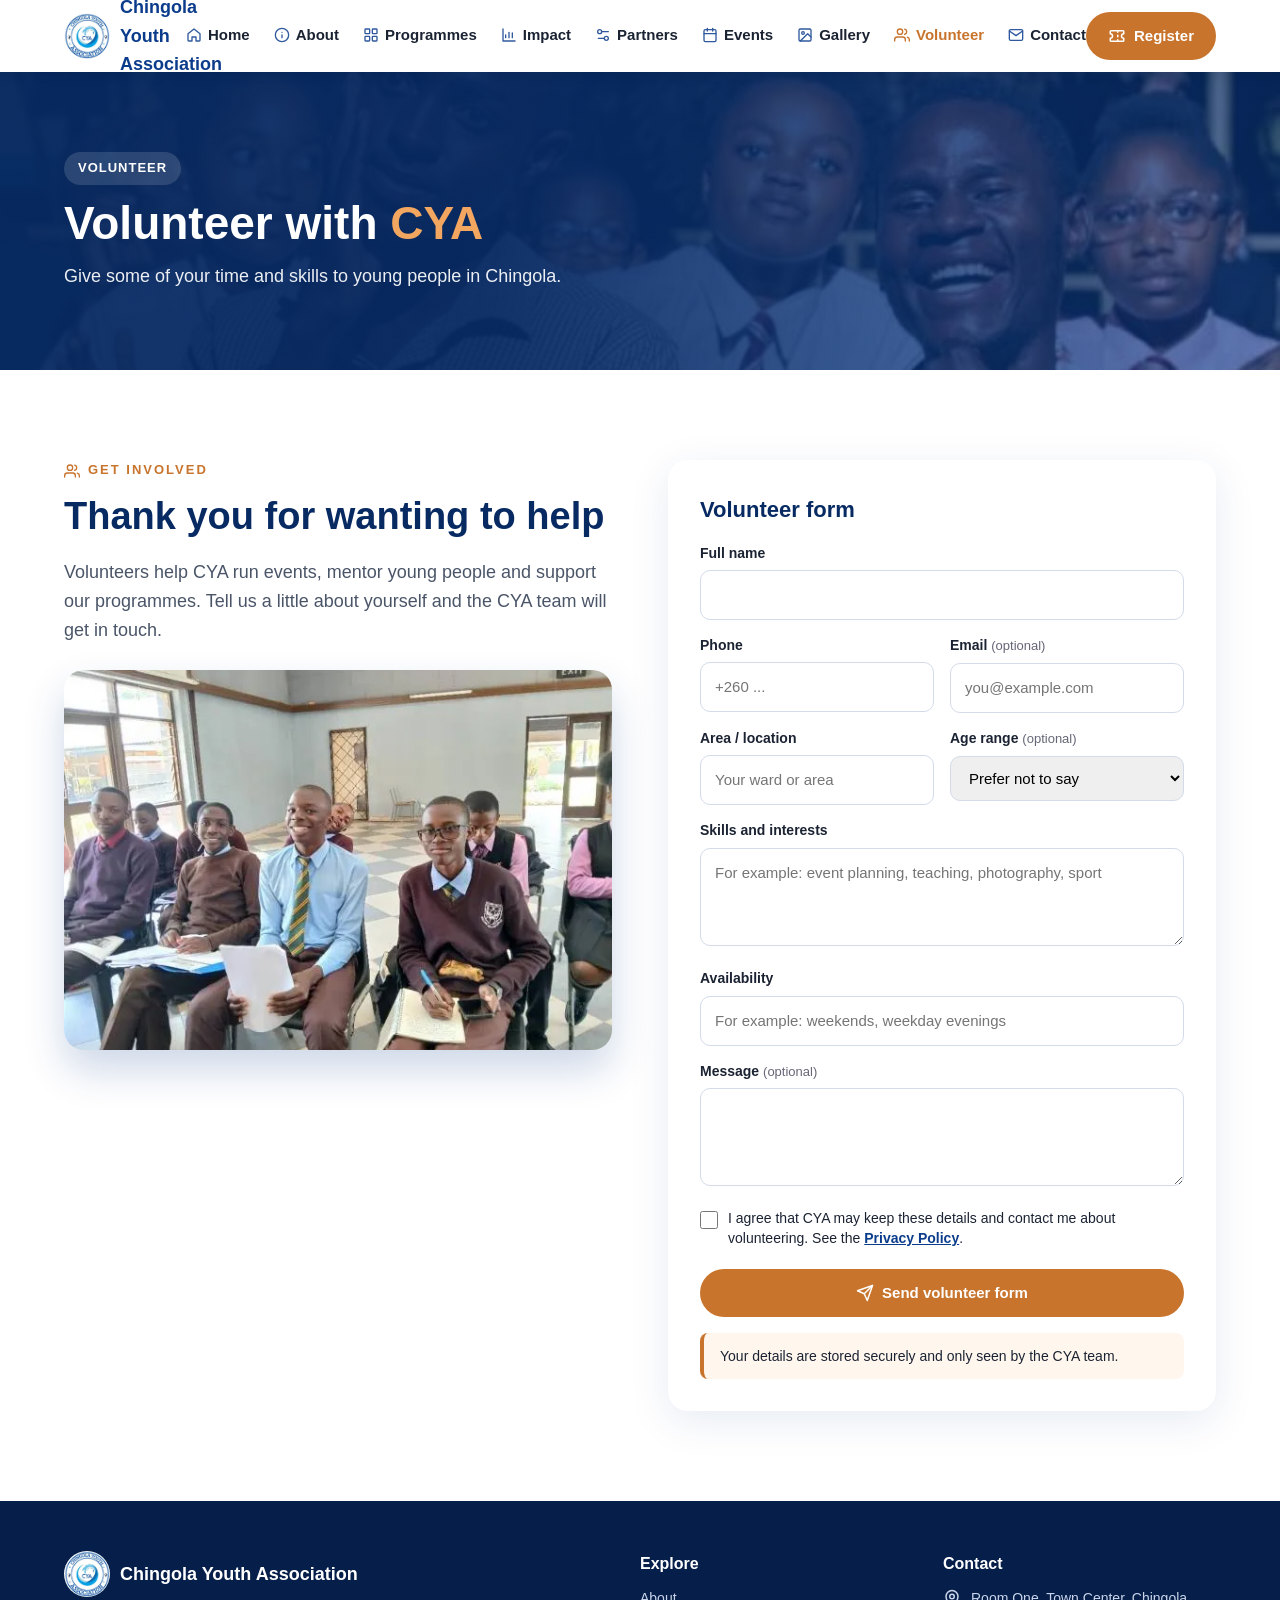
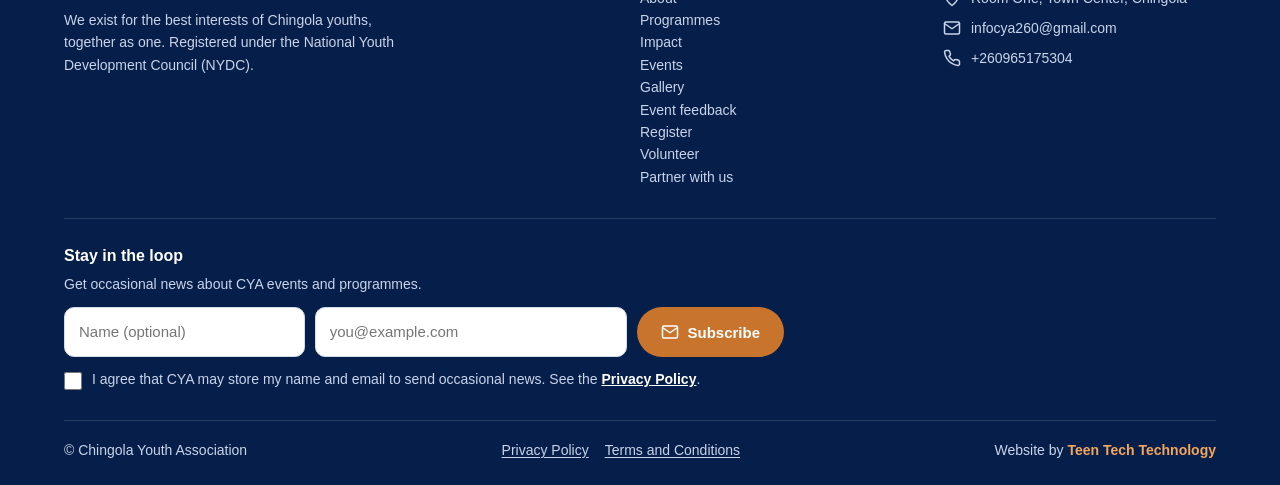
<file: volunteer.html>
<!doctype html>
<html lang="en">
  <head>
    <meta charset="utf-8">
    <meta name="viewport" content="width=device-width,initial-scale=1">
    <title>Volunteer | Chingola Youth Association</title>
    <meta name="description" content="Volunteer with Chingola Youth Association and help young people in Chingola grow, lead and thrive.">
    <meta name="theme-color" content="#0b3c8c">
    <link rel="icon" href="favicon.ico" sizes="any">
    <link rel="icon" type="image/png" href="img/favicon.png">
    <link rel="apple-touch-icon" href="img/apple-touch-icon.png">
    <meta property="og:type" content="website">
    <meta property="og:title" content="Volunteer | Chingola Youth Association">
    <meta property="og:description" content="Volunteer with Chingola Youth Association and help young people in Chingola grow, lead and thrive.">
    <meta property="og:url" content="https://teentech-technology.github.io/cya-website/volunteer.html">
    <meta property="og:image" content="https://teentech-technology.github.io/cya-website/img/og.jpg">
    <meta name="twitter:card" content="summary_large_image">
    <link rel="canonical" href="https://teentech-technology.github.io/cya-website/volunteer.html">
    <link rel="stylesheet" href="style.css">
  </head>
  <body>
<svg width="0" height="0" class="sprite" style="position:absolute" aria-hidden="true"><symbol id="i-cal" viewBox="0 0 24 24"><rect x="3" y="4" width="18" height="18" rx="2"/><path d="M16 2v4M8 2v4M3 10h18"/></symbol><symbol id="i-chart" viewBox="0 0 24 24"><path d="M3 3v18h18M7 16v-4M12 16V8M17 16v-7"/></symbol><symbol id="i-grid" viewBox="0 0 24 24"><rect x="3" y="3" width="7" height="7" rx="1"/><rect x="14" y="3" width="7" height="7" rx="1"/><rect x="3" y="14" width="7" height="7" rx="1"/><rect x="14" y="14" width="7" height="7" rx="1"/></symbol><symbol id="i-hand" viewBox="0 0 24 24"><path d="M20 7h-9M14 17H5"/><circle cx="17" cy="17" r="3"/><circle cx="7" cy="7" r="3"/></symbol><symbol id="i-home" viewBox="0 0 24 24"><path d="m3 10 9-7 9 7v10a1 1 0 0 1-1 1h-5v-6H9v6H4a1 1 0 0 1-1-1Z"/></symbol><symbol id="i-img" viewBox="0 0 24 24"><rect x="3" y="3" width="18" height="18" rx="2"/><circle cx="9" cy="9" r="2"/><path d="m21 15-5-5L5 21"/></symbol><symbol id="i-info" viewBox="0 0 24 24"><circle cx="12" cy="12" r="10"/><path d="M12 16v-4M12 8h.01"/></symbol><symbol id="i-mail" viewBox="0 0 24 24"><rect x="2" y="4" width="20" height="16" rx="2"/><path d="m22 6-10 7L2 6"/></symbol><symbol id="i-menu" viewBox="0 0 24 24"><path d="M4 6h16M4 12h16M4 18h16"/></symbol><symbol id="i-send" viewBox="0 0 24 24"><path d="m22 2-7 20-4-9-9-4Z"/><path d="M22 2 11 13"/></symbol><symbol id="i-ticket" viewBox="0 0 24 24"><path d="M3 9V6a1 1 0 0 1 1-1h16a1 1 0 0 1 1 1v3a3 3 0 0 0 0 6v3a1 1 0 0 1-1 1H4a1 1 0 0 1-1-1v-3a3 3 0 0 0 0-6Z"/><path d="M13 5v2M13 11v2M13 17v2"/></symbol><symbol id="i-users" viewBox="0 0 24 24"><path d="M17 21v-2a4 4 0 0 0-4-4H5a4 4 0 0 0-4 4v2"/><circle cx="9" cy="7" r="4"/><path d="M23 21v-2a4 4 0 0 0-3-3.9M16 3.1a4 4 0 0 1 0 7.8"/></symbol></svg>

    <!-- Navigation (top menu bar) -->
    <nav>
      <div class="w">
        <a class="brand" href="index.html"><img src="img/logo.webp" alt="CYA logo">Chingola Youth Association</a>
        <ul>
          <li><a href="index.html" class=""><svg class="ic" aria-hidden="true" focusable="false"><use href="#i-home"/></svg><span>Home</span></a></li>
          <li><a href="about.html" class=""><svg class="ic" aria-hidden="true" focusable="false"><use href="#i-info"/></svg><span>About</span></a></li>
          <li><a href="programmes.html" class=""><svg class="ic" aria-hidden="true" focusable="false"><use href="#i-grid"/></svg><span>Programmes</span></a></li>
          <li><a href="impact.html" class=""><svg class="ic" aria-hidden="true" focusable="false"><use href="#i-chart"/></svg><span>Impact</span></a></li>
          <li><a href="partners.html" class=""><svg class="ic" aria-hidden="true" focusable="false"><use href="#i-hand"/></svg><span>Partners</span></a></li>
          <li><a href="events.html" class=""><svg class="ic" aria-hidden="true" focusable="false"><use href="#i-cal"/></svg><span>Events</span></a></li>
          <li><a href="gallery.html" class=""><svg class="ic" aria-hidden="true" focusable="false"><use href="#i-img"/></svg><span>Gallery</span></a></li>
          <li><a href="volunteer.html" class="on"><svg class="ic" aria-hidden="true" focusable="false"><use href="#i-users"/></svg><span>Volunteer</span></a></li>
          <li><a href="contact.html" class=""><svg class="ic" aria-hidden="true" focusable="false"><use href="#i-mail"/></svg><span>Contact</span></a></li>
        </ul>
        <a class="btn bc" href="register.html" style="padding:10px 20px"><svg class="ic" aria-hidden="true" focusable="false"><use href="#i-ticket"/></svg><span>Register</span></a>
        <button class="menu" aria-label="Menu" aria-expanded="false"><svg class="ic" aria-hidden="true" focusable="false"><use href="#i-menu"/></svg></button>
      </div>
    </nav>

    <!-- Page header (banner with background photo) -->
    <header class="ph" style="--img:url(img/indaba-hero.webp)">
      <div class="w">
        <span class="tag">Volunteer</span>
        <h1>Volunteer with <span style="color:#f3a65f">CYA</span></h1>
        <p>Give some of your time and skills to young people in Chingola.</p>
      </div>
    </header>

    <section>
      <div class="w two" style="align-items:start">
        <div>
          <span class="k"><svg class="ic kic" aria-hidden="true" focusable="false"><use href="#i-users"/></svg>Get involved</span>
          <h2>Thank you for wanting to help</h2>
          <p class="lead">Volunteers help CYA run events, mentor young people and support our programmes. Tell us a little about yourself and the CYA team will get in touch.</p>
          <img src="img/mentorship-session.webp" alt="A CYA mentorship session" loading="lazy" style="margin-top:26px;max-height:380px;object-fit:cover;width:100%;border-radius:20px">
        </div>
        <form class="form" id="vol-form" data-table="volunteers" data-thanks="Thank you for offering to volunteer. The CYA team will contact you soon." novalidate>
          <h3 style="color:var(--bd);font-size:22px">Volunteer form</h3>
          <label for="vn">Full name</label>
          <input id="vn" data-col="full_name" required maxlength="120" autocomplete="name">
          <div class="row">
            <div><label for="vp">Phone</label><input id="vp" data-col="phone" type="tel" required minlength="5" maxlength="40" placeholder="+260 ..." autocomplete="tel"></div>
            <div><label for="ve">Email <em>(optional)</em></label><input id="ve" data-col="email" type="email" maxlength="200" placeholder="you@example.com" autocomplete="email"></div>
          </div>
          <div class="row">
            <div><label for="va">Area / location</label><input id="va" data-col="area" required maxlength="120" placeholder="Your ward or area"></div>
            <div><label for="vg">Age range <em>(optional)</em></label>
              <select id="vg" data-col="age_range"><option value="">Prefer not to say</option><option>Under 18</option><option>18-24</option><option>25-35</option><option>36 and over</option></select></div>
          </div>
          <div id="vg-guard" hidden aria-live="polite">
            <label class="cb"><input id="vg-ok" data-col="parent_permission" type="checkbox" disabled><span>My parent or guardian has agreed to me attending and to CYA keeping my details</span></label>
            <label for="vg-phone">Parent or guardian phone</label>
            <input id="vg-phone" data-col="parent_phone" type="tel" disabled minlength="5" maxlength="40" placeholder="+260 ..." autocomplete="tel" aria-describedby="vg-note">
            <p class="note" id="vg-note">If you are under 13, a parent or guardian must fill in this form for you. Do not sign up yourself.</p>
          </div>
          <label for="vs">Skills and interests</label>
          <textarea id="vs" data-col="skills" rows="3" required maxlength="1000" placeholder="For example: event planning, teaching, photography, sport"></textarea>
          <label for="vv">Availability</label>
          <input id="vv" data-col="availability" required maxlength="300" placeholder="For example: weekends, weekday evenings">
          <label for="vm">Message <em>(optional)</em></label>
          <textarea id="vm" data-col="message" rows="3" maxlength="2000"></textarea>
          <div class="hp" aria-hidden="true"><label for="website">Leave this empty</label><input id="website" name="website" tabindex="-1" autocomplete="off"></div>
          <label class="cb"><input type="checkbox" data-col="consent" required><span>I agree that CYA may keep these details and contact me about volunteering. See the <a href="privacy.html" target="_blank" rel="noopener">Privacy Policy<span class="sr"> (opens in a new tab)</span></a>.</span></label>
          <button class="btn bc" type="submit" style="width:100%;margin-top:14px"><svg class="ic" aria-hidden="true" focusable="false"><use href="#i-send"/></svg><span>Send volunteer form</span></button>
          <p class="note">Your details are stored securely and only seen by the CYA team.</p>
        </form>
      </div>
    </section>

    <!-- Footer -->
    <footer>
      <div class="w">
        <div class="fg">
          <div>
            <a class="brand" href="index.html" style="color:#fff"><img src="img/logo.webp" alt="">Chingola Youth Association</a>
            <p style="margin-top:12px;font-size:14px;max-width:360px">We exist for the best interests of Chingola youths, together as one. Registered under the National Youth Development Council (NYDC).</p>
          </div>
          <div>
            <h4>Explore</h4>
            <a href="about.html">About</a>
            <a href="programmes.html">Programmes</a>
            <a href="impact.html">Impact</a>
            <a href="events.html">Events</a>
            <a href="gallery.html">Gallery</a>
            <a href="feedback.html">Event feedback</a>
            <a href="register.html">Register</a>
            <a href="volunteer.html">Volunteer</a>
            <a href="partner.html">Partner with us</a>
          </div>
          <div>
            <h4>Contact</h4>
            <span class="fc"><svg class="fi" viewBox="0 0 24 24" aria-hidden="true" focusable="false"><path d="M20 10c0 6-8 12-8 12s-8-6-8-12a8 8 0 0 1 16 0Z"/><circle cx="12" cy="10" r="3"/></svg><span>Room One, Town Center, Chingola</span></span>
            <a class="fc" href="mailto:infocya260@gmail.com"><svg class="fi" viewBox="0 0 24 24" aria-hidden="true" focusable="false"><rect x="2" y="4" width="20" height="16" rx="2"/><path d="m22 6-10 7L2 6"/></svg><span>infocya260@gmail.com</span></a>
            <a class="fc" href="tel:+260965175304"><svg class="fi" viewBox="0 0 24 24" aria-hidden="true" focusable="false"><path d="M22 16.9v3a2 2 0 0 1-2.2 2 19.8 19.8 0 0 1-8.6-3.1 19.5 19.5 0 0 1-6-6A19.8 19.8 0 0 1 2.1 4.2 2 2 0 0 1 4.1 2h3a2 2 0 0 1 2 1.7c.1.9.4 1.8.7 2.7a2 2 0 0 1-.5 2.1L8 9.8a16 16 0 0 0 6 6l1.3-1.3a2 2 0 0 1 2.1-.4c.9.3 1.8.6 2.7.7a2 2 0 0 1 1.7 2Z"/></svg><span>+260965175304</span></a>
          </div>
        </div>
        <form class="nl" data-subscribe novalidate>
          <h4>Stay in the loop</h4>
          <p>Get occasional news about CYA events and programmes.</p>
          <div class="nlr">
            <label class="sr" for="nl-name">Name (optional)</label><input id="nl-name" name="name" maxlength="120" placeholder="Name (optional)" autocomplete="name">
            <label class="sr" for="nl-email">Email</label><input id="nl-email" name="email" type="email" required maxlength="200" placeholder="you@example.com" autocomplete="email">
            <button class="btn bc" type="submit"><svg class="ic" aria-hidden="true" focusable="false"><use href="#i-mail"/></svg><span>Subscribe</span></button>
          </div>
          <label class="cb"><input type="checkbox" name="consent" required><span>I agree that CYA may store my name and email to send occasional news. See the <a href="privacy.html" target="_blank" rel="noopener">Privacy Policy<span class="sr"> (opens in a new tab)</span></a>.</span></label>
          <div class="hp" aria-hidden="true"><label for="nl-w">Leave this empty</label><input id="nl-w" name="website" tabindex="-1" autocomplete="off"></div>
          <p class="fmsg" role="status"></p>
        </form>
        <div class="cr">
          <span>© Chingola Youth Association</span>
          <span class="legal"><a href="privacy.html">Privacy Policy</a><a href="terms.html">Terms and Conditions</a></span>
          <span>Website by <strong>Teen Tech Technology</strong></span>
        </div>
      </div>
    </footer>

    <!-- Scripts: mobile menu, forms and photo viewer -->
    <script src="site.js"></script>
    <script src="db.js"></script>
    <script src="extras.js"></script>
    <script src="forms.js"></script>
  </body>
</html>
</file>
<file: style.css>
/* =========================================================
   Chingola Youth Association (CYA) - website styles
   ---------------------------------------------------------
   One file styles every page. Sections below:
     1. Colours & base
     2. Navigation (top menu bar)
     3. Buttons
     4. Hero (home page banner)
     5. Page header (banner on the other pages)
     6. Sections, headings & text
     7. Cards (mission / vision / values)
     8. Thematic focus areas
     9. Stats, impact & photo gallery
    10. Partners
    11. Upcoming events
    12. Contact & forms
    13. Footer
    14. Photo viewer (lightbox)
    15. Responsive / mobile (screens 900px wide or less)
   ========================================================= */


/* ---------- 1. Colours & base ---------- */

/* Reset: no default spacing, sizes include padding and border */
* {
  box-sizing: border-box;
  margin: 0;
  padding: 0;
}

/* Site colours. Change a colour here and it changes everywhere.
   --b  = main blue        --bd = dark blue
   --c  = copper / orange  --l  = light blue background
   --t  = text colour */
:root {
  --b: #0b3c8c;
  --bd: #072a63;
  --c: #c8742c;
  --l: #eef3fb;
  --t: #1b2333;
}

body {
  font-family: "Segoe UI", Roboto, Arial, sans-serif;
  color: var(--t);
  line-height: 1.6;
  background: #fff;
}

img {
  max-width: 100%;
  display: block;
}

/* .w = "wrapper": centres the content and limits its width */
.w {
  max-width: 1200px;
  margin: 0 auto;
  padding: 0 24px;
}


/* ---------- 2. Navigation (top menu bar) ---------- */

nav {
  position: sticky;
  top: 0;
  background: #fff;
  box-shadow: 0 2px 12px #0001;
  z-index: 9;
}

nav .w {
  display: flex;
  align-items: center;
  justify-content: space-between;
  height: 72px;
}

/* Logo + "Chingola Youth Association" name */
.brand {
  display: flex;
  align-items: center;
  gap: 10px;
  font-weight: 800;
  color: var(--b);
  font-size: 18px;
  text-decoration: none;
}

.brand img {
  width: 46px;
  height: 46px;
  border-radius: 50%;
}

/* Menu links */
nav ul {
  display: flex;
  gap: 24px;
  list-style: none;
  font-weight: 600;
  font-size: 15px;
}

nav ul a {
  color: var(--t);
  text-decoration: none;
}

/* The link of the page you are on (class="on") */
nav ul a.on {
  color: var(--c);
}

/* The ☰ menu button (only shown on phones, see section 15) */
.menu {
  display: none;
  font-size: 26px;
  color: var(--b);
  background: none;
  border: 0;
  cursor: pointer;
}


.menu svg {
  display: block;
}

/* ---------- 3. Buttons ---------- */

.btn {
  display: inline-block;
  padding: 13px 26px;
  border-radius: 40px;
  font-weight: 700;
  text-decoration: none;
  font-size: 15px;
  border: 2px solid transparent;
}

/* bc = copper button, bo = white outline button, bb = blue button */
.bc {
  background: var(--c);
  color: #fff;
}

.bo {
  border-color: #fff;
  color: #fff;
}

.bb {
  background: var(--b);
  color: #fff;
}

button.btn {
  cursor: pointer;
  font-family: inherit;
}


/* ---------- 4. Hero (home page banner) ---------- */

/* The background photo is img/hero.webp */
.hero {
  background: linear-gradient(100deg, #072a63ee 35%, #0b3c8c88), url(img/hero.webp) center/cover;
  color: #fff;
  padding: 120px 0 130px;
}

.hero h1 {
  font-size: 58px;
  line-height: 1.1;
  max-width: 760px;
  margin: 14px 0 20px;
}

.hero h1 span {
  color: #f3a65f;
}

.hero p {
  max-width: 600px;
  font-size: 19px;
  opacity: .92;
  margin-bottom: 32px;
}

/* Small rounded label above a heading, e.g. "YOUTH-LED · CHINGOLA, ZAMBIA" */
.tag {
  display: inline-block;
  background: #ffffff22;
  padding: 6px 14px;
  border-radius: 30px;
  font-size: 13px;
  letter-spacing: 1px;
  text-transform: uppercase;
  font-weight: 600;
}

.hero .btn {
  margin-right: 12px;
  margin-bottom: 10px;
}


/* ---------- 5. Page header (banner on the other pages) ---------- */

/* The photo comes from the page itself: style="--img:url(img/....webp)" */
.ph {
  background: linear-gradient(100deg, #072a63f0 40%, #0b3c8c99), var(--img) center/cover;
  color: #fff;
  padding: 80px 0;
}

.ph h1 {
  font-size: 46px;
  line-height: 1.15;
  margin: 12px 0;
}

.ph p {
  max-width: 640px;
  font-size: 18px;
  opacity: .92;
}


/* ---------- 6. Sections, headings & text ---------- */

section {
  padding: 90px 0;
}

/* Light blue background section */
.alt {
  background: var(--l);
}

/* .k = small copper heading above an h2, e.g. "ABOUT US" */
.k {
  color: var(--c);
  font-weight: 700;
  letter-spacing: 2px;
  text-transform: uppercase;
  font-size: 13px;
}

h2 {
  font-size: 38px;
  color: var(--bd);
  line-height: 1.2;
  margin: 8px 0 18px;
}

/* Bigger intro paragraph */
.lead {
  font-size: 18px;
  max-width: 720px;
  color: #4a5568;
}

/* Two columns side by side (text + photo) */
.two {
  display: grid;
  grid-template-columns: 1fr 1fr;
  gap: 56px;
  align-items: center;
}

.two img {
  border-radius: 20px;
  box-shadow: 0 20px 40px #0b3c8c33;
}

/* Bullet lists */
.list {
  margin: 12px 0 0 20px;
}

.list li {
  margin-bottom: 6px;
}

/* Centred "call to action" box */
.cta {
  text-align: center;
}

.cta .btn {
  margin: 6px;
}


/* ---------- 7. Cards (mission / vision / values) ---------- */

.mvv {
  display: grid;
  grid-template-columns: repeat(3, 1fr);
  gap: 24px;
  margin-top: 50px;
}

.card {
  background: #fff;
  border-radius: 18px;
  padding: 30px;
  box-shadow: 0 8px 30px #0b3c8c14;
  border-top: 4px solid var(--c);
}

.card h3 {
  color: var(--b);
  margin-bottom: 8px;
  font-size: 20px;
}

/* Core values "pills" */
.vals {
  display: flex;
  flex-wrap: wrap;
  gap: 8px;
}

.vals span {
  background: var(--l);
  color: var(--b);
  padding: 5px 12px;
  border-radius: 20px;
  font-size: 14px;
  font-weight: 600;
}


/* ---------- 8. Thematic focus areas ---------- */

.focus {
  display: grid;
  grid-template-columns: repeat(5, 1fr);
  gap: 18px;
  margin-top: 40px;
}

.f {
  background: #fff;
  border-radius: 18px;
  overflow: hidden;
  box-shadow: 0 8px 24px #0b3c8c14;
}

.f img {
  height: 150px;
  width: 100%;
  object-fit: cover;
}

.f div {
  padding: 18px;
}

/* The number (01, 02, ...) */
.f b {
  display: block;
  color: var(--c);
  font-size: 13px;
}

.f h3 {
  font-size: 17px;
  color: var(--bd);
  line-height: 1.3;
}


/* ---------- 9. Stats, impact & photo gallery ---------- */

/* The four blue number boxes (200+, 300+, ...) */
.stats {
  display: grid;
  grid-template-columns: repeat(4, 1fr);
  gap: 20px;
  margin: 40px 0;
}

.st {
  background: var(--b);
  color: #fff;
  border-radius: 18px;
  padding: 26px;
}

.st strong {
  font-size: 40px;
  display: block;
  color: #f3a65f;
  line-height: 1.1;
}

/* Impact / programme items: photo on the left, text on the right */
.imp {
  display: grid;
  grid-template-columns: repeat(2, 1fr);
  gap: 26px;
}

.im {
  display: flex;
  gap: 20px;
  background: #fff;
  border-radius: 18px;
  padding: 18px;
  box-shadow: 0 8px 24px #0b3c8c14;
}

.im img {
  width: 190px;
  height: 150px;
  object-fit: cover;
  border-radius: 12px;
  flex-shrink: 0;
}

.im h3 {
  color: var(--bd);
  font-size: 18px;
  margin-bottom: 6px;
}

.im p {
  font-size: 15px;
  color: #4a5568;
}

/* Photo gallery grid (Impact page) */
.gal {
  display: grid;
  grid-template-columns: repeat(3, 1fr);
  gap: 16px;
  margin-top: 30px;
}

.gal img {
  border-radius: 14px;
  height: 220px;
  width: 100%;
  object-fit: cover;
}


/* ---------- 10. Partners ---------- */

.parts {
  display: grid;
  grid-template-columns: repeat(4, 1fr);
  gap: 20px;
  margin-top: 40px;
}

/* One partner card */
.p {
  background: #fff;
  border-radius: 18px;
  overflow: hidden;
  box-shadow: 0 8px 24px #0b3c8c14;
  text-align: center;
}

.p img {
  height: 170px;
  width: 100%;
  object-fit: cover;
}

.p h3 {
  padding: 16px 10px 4px;
  color: var(--b);
}

.p small {
  display: block;
  padding: 0 12px 18px;
  color: #667;
}


/* ---------- 11. Upcoming events ---------- */

/* Dark blue section */
.up {
  background: linear-gradient(120deg, var(--bd), var(--b));
  color: #fff;
}

.up h2 {
  color: #fff;
}

.ups {
  display: grid;
  grid-template-columns: 1fr 1fr;
  gap: 26px;
  margin-top: 36px;
}

/* One event box */
.u {
  background: #ffffff14;
  border: 1px solid #ffffff33;
  border-radius: 18px;
  padding: 30px;
}

/* "Dates to be confirmed" label */
.u .d {
  background: var(--c);
  display: inline-block;
  padding: 4px 12px;
  border-radius: 20px;
  font-size: 13px;
  font-weight: 700;
  margin-bottom: 12px;
}

.u h3 {
  font-size: 24px;
  margin-bottom: 6px;
}


/* ---------- 12. Contact & forms ---------- */

/* Contact details on the left, form on the right */
.ct {
  display: grid;
  grid-template-columns: 1fr 1.2fr;
  gap: 40px;
}

.ci p {
  margin-bottom: 16px;
  font-size: 16px;
}

.ci b {
  color: var(--b);
  display: block;
}

/* Social media "pills" */
.soc span {
  display: inline-block;
  background: var(--l);
  color: var(--b);
  padding: 6px 12px;
  border-radius: 20px;
  margin: 0 6px 6px 0;
  font-size: 13px;
  font-weight: 600;
}

/* The white form box (.cf = contact form, .form = registration form) */
.cf,
.form {
  background: #fff;
  border-radius: 20px;
  padding: 32px;
  box-shadow: 0 10px 40px #0b3c8c1a;
}

label {
  display: block;
  font-weight: 600;
  font-size: 14px;
  margin: 14px 0 6px;
}

input,
select,
textarea {
  width: 100%;
  padding: 12px 14px;
  border: 1.5px solid #d3dbe8;
  border-radius: 10px;
  font: inherit;
  font-size: 15px;
}

/* Two form fields side by side */
.row {
  display: grid;
  grid-template-columns: 1fr 1fr;
  gap: 16px;
}

/* Small note box under a form */
.note {
  background: #fff7ee;
  border-left: 4px solid var(--c);
  padding: 12px 16px;
  border-radius: 8px;
  font-size: 14px;
  margin-top: 16px;
}

/* Message shown after sending a form (added by site.js):
   .ok = green "Thank you", .err = red "Sorry, it could not send" */
.fmsg {
  margin-top: 12px;
  font-weight: 600;
  font-size: 15px;
}

.fmsg.ok {
  color: #137a3a;
}

.fmsg.err {
  color: #b3261e;
}

.fmsg a {
  text-decoration: underline;
}

/* "QR check-in (planned)" box on the Register page */
.qr {
  display: flex;
  gap: 18px;
  align-items: center;
  background: var(--l);
  border-radius: 14px;
  padding: 18px;
  margin-top: 22px;
}

/* Checkered square that stands in for a QR code */
.qr .box {
  width: 90px;
  height: 90px;
  flex-shrink: 0;
  background: repeating-conic-gradient(var(--bd) 0 25%, #fff 0 50%) 0 0/18px 18px;
  border: 6px solid #fff;
  outline: 2px solid var(--bd);
}


/* ---------- 13. Footer ---------- */

footer {
  background: #061f4a;
  color: #c9d4ea;
  padding: 50px 0 24px;
}

/* Footer columns */
.fg {
  display: grid;
  grid-template-columns: 2fr 1fr 1fr;
  gap: 30px;
}

footer h4 {
  color: #fff;
  margin-bottom: 10px;
}

footer a {
  color: #c9d4ea;
  display: block;
  text-decoration: none;
  font-size: 14px;
}

/* Bottom line: "© Chingola Youth Association" + "Website by ..." */
.cr {
  border-top: 1px solid #ffffff22;
  margin-top: 30px;
  padding-top: 18px;
  display: flex;
  justify-content: space-between;
  font-size: 14px;
  flex-wrap: wrap;
  gap: 8px;
}

.cr strong {
  color: #f3a65f;
}


/* ---------- 14. Photo viewer (lightbox) ---------- */

/* Photos you can click (site.js adds the "zoom" class) */
img.zoom {
  cursor: zoom-in;
  transition: transform .25s, filter .25s;
}

img.zoom:hover {
  filter: brightness(1.08);
}

/* The dark full-screen viewer. Hidden until site.js adds the "on" class */
.lb {
  position: fixed;
  inset: 0;
  background: #000d;
  display: none;
  align-items: center;
  justify-content: center;
  z-index: 999;
  padding: 20px;
}

.lb.on {
  display: flex;
}

/* The big photo */
.lb img {
  max-width: 92vw;
  max-height: 86vh;
  object-fit: contain;
  border-radius: 10px;
  box-shadow: 0 10px 40px #000a;
}

/* Round buttons: close (×), previous (‹), next (›) */
.lb button {
  position: absolute;
  background: #ffffff22;
  color: #fff;
  border: 0;
  font-size: 34px;
  width: 52px;
  height: 52px;
  border-radius: 50%;
  cursor: pointer;
  line-height: 1;
}

.lb button:hover {
  background: #ffffff44;
}

/* Close button (top right) */
.lbx {
  top: 16px;
  right: 16px;
}

/* Previous arrow (left) */
.lbp {
  left: 14px;
  top: 50%;
  transform: translateY(-50%);
}

/* Next arrow (right) */
.lbn {
  right: 14px;
  top: 50%;
  transform: translateY(-50%);
}


.u .btn {
  margin-top: 14px;
}

/* ---------- 15. Responsive / mobile (screens 900px wide or less) ---------- */

/* Keep this block LAST so it can override the rules above */
@media (max-width: 900px) {

  /* Navigation: hide the menu links and Register button, show ☰ */
  nav ul {
    display: none;
  }

  nav .btn {
    display: none;
  }

  .brand {
    font-size: 16px;
  }

  .menu {
    display: block;
  }

  /* Menu opened with ☰ (site.js adds the "open" class) */
  nav ul.open {
    display: flex;
    flex-direction: column;
    position: absolute;
    top: 72px;
    left: 0;
    right: 0;
    background: #fff;
    padding: 16px 24px;
    gap: 14px;
    box-shadow: 0 10px 20px #0002;
  }

  /* Smaller banners and headings */
  .hero {
    padding: 70px 0 80px;
  }

  .hero h1 {
    font-size: 36px;
  }

  .hero p {
    font-size: 16px;
  }

  .ph {
    padding: 56px 0;
  }

  .ph h1 {
    font-size: 32px;
  }

  section {
    padding: 60px 0;
  }

  h2 {
    font-size: 28px;
  }

  /* Side-by-side layouts become one column */
  .two,
  .mvv,
  .imp,
  .ups,
  .ct,
  .fg,
  .row {
    grid-template-columns: 1fr;
  }

  /* Grids become two columns */
  .focus {
    grid-template-columns: 1fr 1fr;
  }

  .stats,
  .parts {
    grid-template-columns: minmax(0, 1fr) minmax(0, 1fr);
  }

  .gal {
    grid-template-columns: 1fr 1fr;
  }

  /* Impact items: photo on top of the text */
  .im {
    flex-direction: column;
  }

  .im img {
    width: 100%;
    height: 180px;
  }

  .st strong {
    font-size: 30px;
  }

  .st {
    padding: 20px 16px;
    overflow-wrap: anywhere;
  }
}

/* ---------- 16. Live events (events.js) ---------- */
.u { min-width: 0; overflow-wrap: anywhere; }
.u .up-img { width: 100%; max-height: 260px; object-fit: cover; border-radius: 12px; margin-bottom: 14px; display: block; }
.u .v { font-weight: 700; margin-bottom: 4px; }
.past .pe + .pe { margin-top: 48px; }
.past .pe img { max-height: 420px; object-fit: cover; width: 100%; border-radius: 14px; }
@media (max-width: 900px) { .ups { grid-template-columns: 1fr; } }

/* ---------- 17. Database forms, reservations, tickets ---------- */
.hp { position: absolute; left: -9999px; width: 1px; height: 1px; overflow: hidden; }
label em { font-weight: 400; font-style: normal; color: #667; font-size: 13px; }
label.cb { display: flex; gap: 10px; align-items: flex-start; font-weight: 400; }
label.cb input { width: 18px; height: 18px; flex: none; margin-top: 3px; accent-color: var(--b); }
textarea { resize: vertical; }
.u .seats { font-size: 14px; opacity: .85; margin-top: 6px; }
.u .btn + .btn { margin-left: 8px; }
.u .btn svg { width: 18px; height: 18px; }
.btn.rs { display: inline-flex; align-items: center; gap: 8px; }
dialog.rsv { border: 0; border-radius: 20px; padding: 0; width: min(480px, calc(100vw - 24px)); max-height: calc(100dvh - 24px); overflow: auto; margin: auto; box-shadow: 0 20px 60px #0005; color: var(--t, #1b2333); }
dialog.rsv::backdrop { background: #072a63a6; }
.rsv .in { padding: 26px; position: relative; }
.rsv h3 { color: var(--bd); font-size: 22px; margin-bottom: 4px; padding-right: 36px; overflow-wrap: anywhere; }
.rsv .x { position: absolute; top: 14px; right: 14px; background: #eef3fb; border: 0; border-radius: 50%; width: 36px; height: 36px; display: grid; place-items: center; cursor: pointer; color: var(--bd); }
.rsv .sub { color: #5b6577; font-size: 14px; }
.ticket { border: 2px dashed #c8742c; border-radius: 16px; padding: 20px; margin-top: 16px; text-align: center; background: #fffaf4; }
.ticket .code { font-family: ui-monospace, Consolas, monospace; font-size: 26px; font-weight: 800; letter-spacing: 2px; color: var(--bd); margin: 8px 0; }
.ticket .qrc { width: 180px; height: 180px; margin: 10px auto; background: #fff; padding: 8px; border-radius: 8px; }
.ticket .qrc svg, .ticket .qrc img { width: 100%; height: 100%; display: block; }
.ticket dl { display: grid; grid-template-columns: auto minmax(0,1fr); gap: 4px 12px; text-align: left; font-size: 15px; margin-top: 10px; }
.ticket dt { color: #5b6577; } .ticket dd { font-weight: 600; overflow-wrap: anywhere; }
.rsv .acts { display: flex; gap: 10px; flex-wrap: wrap; margin-top: 16px; }
.rsv .acts .btn { flex: 1 1 160px; justify-content: center; }
.btn.bo3 { border: 2px solid var(--b); color: var(--b); background: #fff; }
@media (max-width: 480px) { .u .btn + .btn { margin-left: 0; margin-top: 10px; } .u .btn { width: 100%; justify-content: center; } }
@media print {
  body.printing > *:not(dialog) { display: none !important; }
  dialog.rsv { position: static; box-shadow: none; max-height: none; width: 100%; }
  dialog.rsv .x, dialog.rsv .acts, dialog.rsv .note { display: none; }
}

/* ---------- 18. Newsletter, gallery, feedback ---------- */
.sr { position: absolute; width: 1px; height: 1px; overflow: hidden; clip: rect(0 0 0 0); margin: 0; }
footer .nl { border-top: 1px solid #ffffff22; margin-top: 30px; padding-top: 24px; }
footer .nl h4 { margin-bottom: 4px; }
footer .nl p { font-size: 14px; color: #c9d4ea; }
.nlr { display: grid; grid-template-columns: minmax(0,1fr) minmax(0,1.3fr) auto; gap: 10px; margin-top: 12px; max-width: 720px; }
.nlr input { margin: 0; min-width: 0; }
.nlr .btn { padding: 11px 22px; cursor: pointer; }
footer .fmsg.ok { color: #9be3b4; } footer .fmsg.err { color: #ffb4ab; }
@media (max-width: 640px) { .nlr { grid-template-columns: 1fr; } }
.gfilter { display: flex; gap: 12px; align-items: center; flex-wrap: wrap; margin-bottom: 20px; }
.gfilter label { margin: 0; } .gfilter select { width: auto; max-width: 100%; }
.ggrid { display: grid; grid-template-columns: repeat(auto-fill, minmax(min(240px, 100%), 1fr)); gap: 16px; }
.ggrid figure { margin: 0; background: #fff; border-radius: 14px; overflow: hidden; box-shadow: 0 6px 20px #0b3c8c14; }
.ggrid button { border: 0; padding: 0; background: none; display: block; width: 100%; cursor: zoom-in; }
.ggrid img { width: 100%; aspect-ratio: 4/3; object-fit: cover; display: block; }
.ggrid figcaption { padding: 10px 14px; font-size: 14px; overflow-wrap: anywhere; }
.ggrid figcaption span { display: block; color: var(--c); font-weight: 700; font-size: 12px; text-transform: uppercase; letter-spacing: 1px; }
dialog.glb { border: 0; background: transparent; max-width: 100vw; max-height: 100dvh; width: 100vw; height: 100dvh; padding: 0; margin: 0; }
dialog.glb::backdrop { background: #000d; }
.glb figure { margin: 0; height: 100%; display: flex; flex-direction: column; align-items: center; justify-content: center; padding: 56px 12px; }
.glb img { max-width: 100%; max-height: calc(100dvh - 140px); object-fit: contain; border-radius: 8px; }
.glb figcaption { color: #fff; margin-top: 10px; text-align: center; }
.glb button { position: fixed; background: #ffffff26; color: #fff; border: 0; border-radius: 50%; width: 46px; height: 46px; font-size: 30px; line-height: 1; cursor: pointer; z-index: 2; }
.glb .x { top: 12px; right: 12px; } .glb .pv { left: 10px; top: 50%; } .glb .nx { right: 10px; top: 50%; }
.stars { border: 0; padding: 0; margin: 14px 0 0; display: flex; flex-direction: row-reverse; justify-content: flex-end; gap: 6px; }
.stars legend { font-weight: 600; font-size: 14px; margin-bottom: 6px; width: 100%; }
.stars input { position: absolute; opacity: 0; width: 1px; }
.stars label { margin: 0; width: 48px; height: 48px; display: grid; place-items: center; border: 1.5px solid #d3dbe8; border-radius: 12px; cursor: pointer; font-weight: 700; font-size: 18px; color: var(--bd); background: #fff; }
.stars input:checked ~ label, .stars label:hover, .stars label:hover ~ label { background: var(--c); border-color: var(--c); color: #fff; }
.stars input:focus-visible + label { outline: 3px solid #c8742c80; outline-offset: 2px; }
.pe .gl { display: flex; gap: 8px; flex-wrap: wrap; margin-top: 14px; }
.pe .gl img { width: 84px; height: 84px; object-fit: cover; border-radius: 10px; }
.pe .gl a.more { align-self: center; font-weight: 700; }

/* ---------- 19. Footer contact icons ---------- */
footer .fc { display: flex; align-items: flex-start; gap: 10px; color: #c9d4ea; font-size: 14px; margin-bottom: 8px; overflow-wrap: anywhere; min-width: 0; }
footer a.fc:hover { color: #fff; }
footer .fi { width: 18px; height: 18px; flex: none; margin-top: 2px; fill: none; stroke: currentColor; stroke-width: 2; stroke-linecap: round; stroke-linejoin: round; }
@media (max-width: 400px) { .stars label { width: 40px; height: 40px; } .form, .cf { padding: 22px 16px; } }

/* ---------- 20. Contact cards ---------- */
.cards-ct { list-style: none; display: grid; gap: 12px; margin: 22px 0 0; padding: 0; }
.cc { display: flex; gap: 14px; align-items: flex-start; background: #fff; border-radius: 16px; padding: 16px 18px; box-shadow: 0 6px 20px #0b3c8c12; color: var(--t, #1b2333); text-decoration: none; min-width: 0; overflow-wrap: anywhere; border: 1.5px solid transparent; }
a.cc:hover { border-color: var(--c); }
.cc > span { min-width: 0; font-size: 16px; }
.cc b { display: block; color: var(--b); font-size: 13px; text-transform: uppercase; letter-spacing: 1px; margin-bottom: 2px; }
.cic { width: 42px; height: 42px; flex: none; padding: 10px; border-radius: 12px; background: var(--l); color: var(--b); fill: none; stroke: currentColor; stroke-width: 2; stroke-linecap: round; stroke-linejoin: round; }
a.cc .cic { background: var(--c); color: #fff; }
.cc .soc { display: flex; flex-wrap: wrap; gap: 6px; margin: 6px 0 4px; }
.cc .soc > span { display: inline-flex; align-items: center; gap: 6px; margin: 0; }
.sic { width: 15px; height: 15px; fill: none; stroke: currentColor; stroke-width: 2; stroke-linecap: round; stroke-linejoin: round; }
.cc small { color: #667; font-size: 13px; }
@media (max-width: 900px) { .ct { grid-template-columns: 1fr; gap: 28px; } }

/* ---------- v6: shared line icons (same set and weight as the dashboard) ---------- */
.ic { width: 18px; height: 18px; fill: none; stroke: currentColor; stroke-width: 2; stroke-linecap: round; stroke-linejoin: round; flex: none; vertical-align: middle; }
nav ul a { display: inline-flex; align-items: center; gap: 6px; }
nav ul a .ic { width: 16px; height: 16px; color: var(--b); opacity: .85; }
nav ul a.on .ic { color: var(--c); opacity: 1; }
.btn { display: inline-flex; align-items: center; justify-content: center; gap: 8px; }
.menu { width: 44px; height: 44px; display: none; place-items: center; border-radius: 12px; background: var(--l); }
.menu .ic { width: 22px; height: 22px; }
.k { display: inline-flex; align-items: center; gap: 8px; }
.k .kic { width: 16px; height: 16px; }
.fic { display: grid; place-items: center; width: 44px; height: 44px; border-radius: 12px; background: #fdf1e6; color: var(--c); margin-bottom: 10px; }
.fic .ic { width: 22px; height: 22px; }
@media (min-width: 901px) and (max-width: 1239px) { nav ul a .ic { display: none; } nav ul { gap: 18px; } }
@media (max-width: 900px) {
  .menu { display: grid; }
  nav ul.open { gap: 2px; padding: 10px 16px; }
  nav ul.open a { display: flex; gap: 12px; min-height: 44px; padding: 0 10px; border-radius: 12px; }
  nav ul.open a .ic { width: 20px; height: 20px; }
  nav ul.open a.on { background: var(--l); }
}
.cc .soc > a { display: inline-flex; align-items: center; gap: 6px; margin: 0; background: var(--l); color: var(--b); padding: 6px 12px; border-radius: 20px; font-size: 13px; font-weight: 600; text-decoration: none; }
.cc .soc > a:hover, .cc .soc > a:focus-visible { background: var(--c); color: #fff; }

/* ---------- Icons inside dynamically built buttons and links ---------- */
.btn.rs span { min-width: 0; }
.tl { display: inline-flex; align-items: center; gap: 8px; }
.tl .ic { width: 16px; height: 16px; }
.lb button, .glb button { display: grid; place-items: center; padding: 0; }
.lb button .ic, .glb button .ic { width: 24px; height: 24px; stroke-width: 2.4; }
.lb button:focus-visible, .glb button:focus-visible { outline: 3px solid #fff; outline-offset: 2px; }
.glb button { background: #0009; }
.glb .pv, .glb .nx { transform: translateY(-50%); }
.rsv .acts .btn { flex: 1 1 190px; }

/* ---------- 19. Share button, popover and shared-event highlight ---------- */
.u .ub { display: flex; flex-wrap: wrap; gap: 10px; margin-top: 14px; }
.u .ub .btn { margin: 0; }
[id^="event-"] { scroll-margin-top: 96px; }
.u.hl, .pe.hl { outline: 3px solid #f3a65f; outline-offset: 6px; border-radius: 18px; }
.tlb { background: none; border: 0; padding: 0; font: inherit; font-weight: 700; color: var(--b); cursor: pointer; }
.tlb:hover span { text-decoration: underline; }
.tlb:focus-visible, .btn:focus-visible, .rsv .x:focus-visible, .rsv .cp input:focus-visible { outline: 3px solid #c8742c; outline-offset: 2px; }
.rsv.shr .cp { display: flex; gap: 8px; margin-top: 16px; }
.rsv.shr .cp input { flex: 1 1 auto; min-width: 0; margin: 0; font-size: 14px; }
.rsv.shr .cp .btn { flex: none; padding: 10px 18px; }
.rsv.shr .fmsg { min-height: 1.4em; margin-top: 8px; font-size: 14px; }
.rsv.shr .sh { display: grid; grid-template-columns: repeat(3, minmax(0, 1fr)); gap: 10px; margin-top: 10px; }
.rsv.shr .sh .btn { padding: 12px 8px; flex-direction: column; gap: 6px; font-size: 14px; border-radius: 16px; }
.rsv.shr .sh .btn .ic { width: 22px; height: 22px; }
@media (max-width: 420px) { .rsv.shr .cp { flex-direction: column; } .rsv.shr .cp .btn { width: 100%; } }
.u .fmsg.ok { color: #9be3b4; } .u .fmsg.err { color: #ffb4ab; }
@media (max-width: 480px) { .u .ub .btn { flex: 1 1 100%; } }

/* register.html: one wide card per event, poster beside the details */
.ups.reg { grid-template-columns: 1fr; }
.ups.reg .u.pic { display: grid; grid-template-columns: minmax(0, 5fr) minmax(0, 6fr); gap: 28px; align-items: start; }
.ups.reg .u .up-img { max-height: 440px; margin: 0; height: auto; }
@media (max-width: 760px) { .ups.reg .u.pic { grid-template-columns: 1fr; gap: 0; } .ups.reg .u .up-img { margin-bottom: 14px; } }
.u.soon { margin-top: 36px; max-width: 760px; }
.u.soon .nl { margin-top: 16px; }
.u.soon .nlr { max-width: none; }
.ups.reg[hidden], .u.soon[hidden] { display: none; }
.u button.btn.bo { background: transparent; }
.u button.btn.bo:hover { background: #ffffff1f; }

/* ---------- 21. Privacy, terms, and form consent ---------- */
.cr { align-items: center; }
.cr .legal { display: flex; flex-wrap: wrap; gap: 6px 16px; align-items: center; }
.cr .legal a {
  display: inline;
  color: #c9d4ea;
  font-size: 14px;
  text-decoration: underline;
  text-underline-offset: 2px;
}
.cr .legal a:hover { color: #fff; }
label.cb { line-height: 1.45; }
label.cb > span { flex: 1; min-width: 0; font-weight: 400; }
label.cb a { display: inline; color: var(--b); font-weight: 700; text-decoration: underline; }
footer label.cb { max-width: 720px; margin-top: 12px; color: #c9d4ea; font-size: 14px; }
footer label.cb a, .up label.cb a { color: #fff; display: inline; font-size: inherit; text-decoration: underline; }
.up label.cb { margin-top: 12px; color: #fff; }
.rsv label.cb { margin-top: 14px; }
fieldset.ageq { border: 1.5px solid #d3dbe8; border-radius: 10px; margin: 14px 0 0; padding: 2px 12px 10px; min-inline-size: 0; }
fieldset.ageq legend { font-weight: 600; font-size: 14px; padding: 0 4px; }
fieldset.ageq .choices { display: flex; flex-wrap: wrap; gap: 4px 18px; }
fieldset.ageq .choices label.cb { margin-top: 6px; }
#vg-guard .note, #u18 .note { margin-top: 12px; }
.docwrap { padding-top: 56px; padding-bottom: 72px; }
.doc { max-width: 760px; overflow-wrap: break-word; }
.doc .updated {
  display: inline-block;
  background: #fff3e8;
  color: #8a4b12;
  font-weight: 700;
  font-size: 14px;
  letter-spacing: .03em;
  padding: 6px 12px;
  border-radius: 999px;
  margin-bottom: 16px;
}
.doc .intro { font-size: 18px; color: #4a5568; }
.doc h2 { font-size: 28px; margin: 32px 0 10px; }
.doc h3 { color: var(--b); font-size: 18px; margin: 18px 0 6px; }
.doc p { margin: 0 0 12px; }
.doc ul { margin: 0 0 14px 1.25em; }
.doc li { margin-bottom: 6px; }
.doc a { color: var(--b); font-weight: 700; }
.docnav { display: flex; flex-wrap: wrap; gap: 8px 14px; margin: 8px 0 18px; }
.docnav a { font-size: 14px; }
.todo { background: #fff3cd; color: #5c4300; padding: 0 4px; border-radius: 4px; font-weight: 700; }
.cr .legal a:focus-visible, label.cb a:focus-visible, .doc a:focus-visible {
  outline: 3px solid #c8742c;
  outline-offset: 2px;
}
@media (max-width: 640px) {
  .doc h2 { font-size: 24px; }
  .docwrap { padding-top: 40px; }
}
</file>
